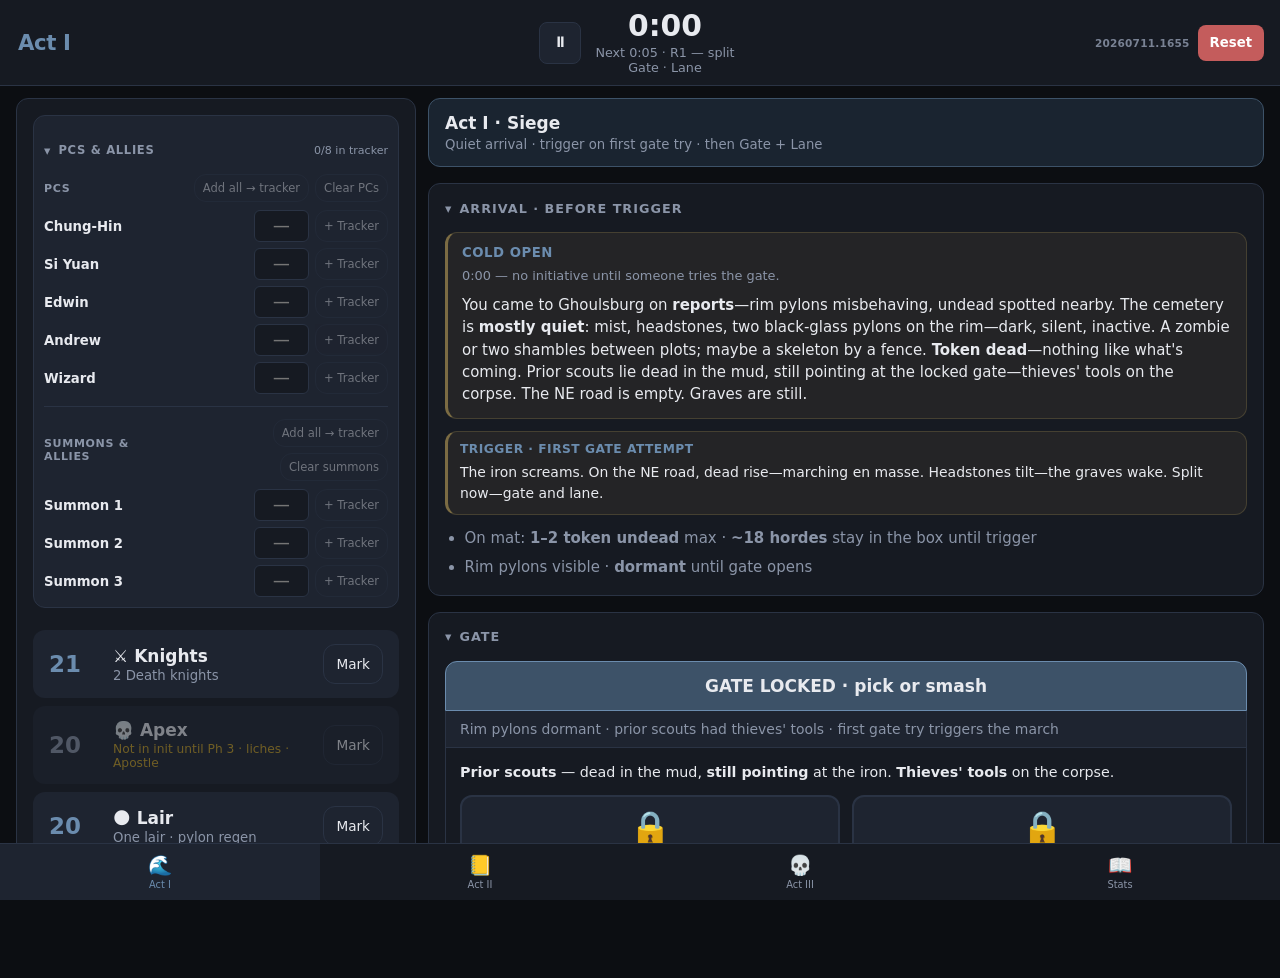
<file: index.html>
<!DOCTYPE html>
<html lang="en">
  <head>
    <meta charset="UTF-8" />
    <meta
      name="viewport"
      content="width=device-width, initial-scale=1, maximum-scale=1, user-scalable=no, viewport-fit=cover"
    />
    <meta http-equiv="Cache-Control" content="no-cache, no-store, must-revalidate" />
    <meta http-equiv="Pragma" content="no-cache" />
    <meta http-equiv="Expires" content="0" />
    <meta name="ghoulsburg-build" content="20260711.1655" />
    <meta name="apple-mobile-web-app-capable" content="yes" />
    <meta name="apple-mobile-web-app-status-bar-style" content="black-translucent" />
    <meta name="theme-color" content="#0c0e12" />
    <title>Ghoulsburg Cemetery</title>
    <script>
      window.__GHOULSBURG_BUILD__ = "20260711.1655";
      window.PaleTideApp = {
        _q: [],
        tap: function (el, ev) {
          if (window.PaleTideApp._go) {
            window.PaleTideApp._go(el, ev || window.event);
          } else {
            window.PaleTideApp._q.push([el, ev || window.event]);
          }
        },
      };
      window.addEventListener('load', function () {
        setTimeout(function () {
          if (!document.documentElement.getAttribute('data-app')) {
            var w = document.getElementById('boot-warn');
            if (w) w.style.display = 'block';
          }
        }, 2000);
      });
    </script>
    <style>
/* iPad 7th gen · 10.2" · touch-first · Safari */
:root {
  --bg: #0c0e12;
  --surface: #161a22;
  --surface2: #1e2430;
  --border: #2a3344;
  --text: #e8eaef;
  --muted: #8b95a8;
  --accent: #6b8cae;
  --accent-dim: #3d5268;
  --danger: #c45c5c;
  --warn: #c9a227;
  --ok: #5a9a6e;
  --ritual: #7b6ba8;
  --breach: #a86b6b;
  --touch: 48px;
  --radius: 12px;
  --safe-top: env(safe-area-inset-top, 0px);
  --safe-bottom: env(safe-area-inset-bottom, 0px);
}

* {
  box-sizing: border-box;
  -webkit-tap-highlight-color: transparent;
}

html {
  font-size: 17px;
  height: 100%;
}

body {
  margin: 0;
  min-height: 100%;
  font-family: -apple-system, BlinkMacSystemFont, 'Segoe UI', system-ui, sans-serif;
  background: var(--bg);
  color: var(--text);
  padding: var(--safe-top) 0 calc(72px + var(--safe-bottom));
  overscroll-behavior: none;
  user-select: none;
}

button {
  font: inherit;
  cursor: pointer;
  -webkit-appearance: none;
  appearance: none;
  border: none;
  background: var(--surface2);
  color: var(--text);
  border-radius: var(--radius);
  min-height: var(--touch);
  padding: 0 16px;
  touch-action: manipulation;
}

button:active {
  opacity: 0.85;
  transform: scale(0.98);
}

button.primary {
  background: var(--accent);
  color: #fff;
  font-weight: 600;
}

button.danger {
  background: var(--danger);
  color: #fff;
}

button.ghost {
  background: transparent;
  border: 1px solid var(--border);
}

button:disabled {
  opacity: 0.4;
  pointer-events: none;
}

input[type='number'] {
  font: inherit;
  width: 4.5rem;
  min-height: var(--touch);
  padding: 0 12px;
  border-radius: var(--radius);
  border: 1px solid var(--border);
  background: var(--bg);
  color: var(--text);
  text-align: center;
  font-variant-numeric: tabular-nums;
}

header.app-header {
  position: sticky;
  top: var(--safe-top);
  z-index: 50;
  background: var(--surface);
  border-bottom: 1px solid var(--border);
  padding: 10px 16px;
}

.header-toolbar {
  display: grid;
  grid-template-columns: 1fr auto 1fr;
  align-items: center;
  gap: 10px;
}

.header-side {
  display: flex;
  align-items: center;
  gap: 8px;
  min-width: 0;
}

.header-side-left {
  justify-self: start;
}

.header-center {
  justify-self: center;
  display: flex;
  flex-direction: column;
  align-items: center;
  min-width: 0;
}

.header-side-right {
  justify-self: end;
}

.build-stamp {
  font-size: 0.62rem;
  font-weight: 600;
  font-variant-numeric: tabular-nums;
  color: var(--muted);
  letter-spacing: 0.02em;
  white-space: nowrap;
  opacity: 0.85;
}

.header-btn {
  min-height: 36px;
  min-width: 36px;
  padding: 0 12px;
  border-radius: 8px;
  font-size: 0.78rem;
  font-weight: 600;
  line-height: 1;
  flex-shrink: 0;
}

.header-reset {
  padding: 0 12px;
}

.header-timer {
  display: flex;
  flex-direction: column;
  align-items: center;
  gap: 6px;
  min-width: 0;
}

.header-phase {
  font-size: 1.25rem;
  font-weight: 800;
  font-variant-numeric: tabular-nums;
  line-height: 1;
  letter-spacing: -0.02em;
  flex-shrink: 0;
  padding: 0 2px;
}

.header-phase.phase-1 {
  color: var(--accent);
}

.header-phase.phase-2 {
  color: var(--warn);
}

.header-phase.phase-3 {
  color: var(--danger);
}

.header-live {
  font-size: 0.72rem;
  font-weight: 700;
  text-transform: lowercase;
  letter-spacing: 0.04em;
  color: var(--ok);
  padding: 4px 8px;
  border: 1px solid var(--ok);
  border-radius: 999px;
  line-height: 1;
  flex-shrink: 0;
}

.header-live[hidden] {
  display: none;
}

.header-clocks {
  padding: 0;
  margin: 0;
  border: none;
  background: transparent;
  flex: 0 1 auto;
  min-width: 0;
}

.header-clocks .clocks-row {
  gap: 12px;
  align-items: center;
}

.header-clocks .clock-group {
  flex: 0 1 auto;
  display: flex;
  flex-direction: row;
  align-items: center;
  gap: 6px;
}

.header-clocks .clock-group .clock-label {
  text-align: left;
  margin: 0;
  font-size: 0.82rem;
  font-weight: 600;
  text-transform: uppercase;
  letter-spacing: 0.04em;
  color: var(--muted);
  white-space: nowrap;
}

.header-clocks .clock-stepper {
  gap: 4px;
}

.header-clocks .clock-step {
  min-width: 32px;
  min-height: 36px;
  font-size: 1rem;
  padding: 0;
}

.header-clocks .clock-value {
  min-width: 2.75rem;
}

.header-clocks .clock-value strong {
  font-size: 1.35rem;
}

.header-clocks .clock-value .max {
  font-size: 0.68rem;
}

.header-clocks .clock-group.breach .breach-pips {
  display: none;
}

.header-clocks.ritual-stopped {
  outline: 1px solid var(--warn);
  outline-offset: 2px;
  border-radius: 6px;
  padding: 2px 4px;
}

.header-clocks.ritual-high .clock-group.ritual .clock-value strong {
  color: var(--warn);
}

.header-clocks.breach-high .clock-group.breach .clock-value strong {
  color: var(--danger);
}

.header-status {
  display: flex;
  flex-wrap: wrap;
  align-items: center;
  gap: 8px;
  margin-top: 8px;
}

.header-status:empty {
  display: none;
  margin-top: 0;
}

.header-clock-note {
  margin: 0;
  font-size: 0.68rem;
  color: var(--muted);
  line-height: 1.2;
}

.header-clock-note.hidden {
  display: none;
}

#ritual-stop.header-clock-note {
  color: var(--warn);
  font-weight: 600;
}

.session-timer {
  display: flex;
  align-items: center;
  justify-content: center;
  gap: 8px;
  flex-shrink: 0;
  text-align: center;
}

.header-center .timer-face {
  align-items: center;
  text-align: center;
}

.header-timer .timer-btn {
  min-width: 42px;
  min-height: 42px;
  font-size: 0.85rem;
}

.header-timer .timer-clock {
  font-size: 1.75rem;
}

.header-timer .timer-segment {
  font-size: 0.75rem;
}

.header-timer .timer-face {
  min-width: 5.25rem;
}

.timer-btn {
  padding: 0;
  background: var(--surface2);
  border: 1px solid var(--border);
  color: var(--text);
  font-size: 0.75rem;
  line-height: 1;
}

.timer-btn.paused {
  border-color: var(--warn);
  color: var(--warn);
}

.timer-face {
  display: flex;
  flex-direction: column;
  align-items: center;
  gap: 2px;
  min-width: 4.5rem;
}

.timer-clock {
  font-size: 1.35rem;
  font-weight: 700;
  font-variant-numeric: tabular-nums;
  line-height: 1.1;
  color: var(--text);
}

.session-timer.at-marker .timer-clock {
  color: var(--warn);
}

.session-timer.overtime .timer-clock {
  color: var(--danger);
}

.timer-segment {
  font-size: 0.68rem;
  color: var(--muted);
  line-height: 1.2;
  max-width: 9rem;
}

.timer-alert {
  display: inline-flex;
  align-items: center;
  justify-content: flex-start;
  gap: 6px;
  padding: 6px 8px;
  border-radius: 8px;
  background: rgba(196, 92, 92, 0.15);
  border: 1px solid var(--danger);
  color: var(--text);
  font-size: 0.72rem;
  line-height: 1.25;
  max-width: min(14rem, 38vw);
  text-align: left;
  flex-shrink: 1;
  animation: timer-pulse 1.2s ease-in-out 3;
}

.header-timer .timer-alert:not(.hidden) {
  order: -1;
  text-align: center;
  max-width: min(100vw - 32px, 420px);
  justify-content: center;
}

.header-timer #timer-alert-text {
  align-items: center;
}

.timer-alert.hidden {
  display: none;
}

#timer-alert-text {
  display: flex;
  flex-direction: column;
  align-items: flex-start;
  gap: 1px;
  min-width: 0;
}

.timer-alert strong {
  color: var(--warn);
  font-size: 0.72rem;
}

.timer-alert-hint {
  color: var(--muted);
  font-size: 0.65rem;
}

.timer-alert-dismiss {
  min-width: 22px;
  min-height: 22px;
  padding: 0;
  border: none;
  background: transparent;
  color: var(--muted);
  font-size: 0.85rem;
  line-height: 1;
  flex-shrink: 0;
}

@keyframes timer-pulse {
  0%,
  100% {
    border-color: var(--danger);
  }
  50% {
    border-color: var(--warn);
    box-shadow: 0 0 0 2px rgba(196, 92, 92, 0.2);
  }
}

html[data-app='pale-tide-app-ok-v3'] .chip-live {
  color: var(--ok);
  border: 1px solid var(--ok);
}

header .meta {
  display: flex;
  flex-wrap: wrap;
  gap: 8px;
  margin: 0;
  font-size: 0.78rem;
  color: var(--muted);
}

.chip {
  display: inline-flex;
  align-items: center;
  gap: 4px;
  padding: 4px 10px;
  border-radius: 999px;
  background: var(--surface2);
  font-variant-numeric: tabular-nums;
}

.chip.phase-3 {
  border: 1px solid var(--danger);
  color: var(--danger);
}

.chip.pulse-on {
  border: 1px solid var(--warn);
  color: var(--warn);
}

main {
  padding: 12px 16px;
  max-width: none;
  margin: 0;
}

.combat-layout {
  display: flex;
  flex-direction: row;
  gap: 12px;
  align-items: flex-start;
  --combat-rail-height: calc(
    100vh - var(--safe-top) - var(--safe-bottom) - 80px - 24px
  );
}

.combat-layout.hidden,
#combat-layout.hidden {
  display: none !important;
}

.init-rail-column {
  position: sticky;
  top: 8px;
  flex: 0 0 40%;
  width: 40%;
  min-width: 280px;
  max-width: 400px;
  align-self: flex-start;
  height: var(--combat-rail-height);
  max-height: var(--combat-rail-height);
}

.init-rail {
  display: flex;
  flex-direction: column;
  width: 100%;
  min-width: 0;
  max-width: none;
  height: 100%;
  max-height: 100%;
  overflow: hidden;
  margin-bottom: 0;
  padding: 12px;
}

.init-rail-tracker {
  flex: 0 0 auto;
  flex-shrink: 0;
}

.init-rail > .pc-init-panel {
  flex-shrink: 0;
  margin-top: 0;
}

.init-rail-scroll {
  flex: 1 1 auto;
  min-height: 0;
  margin-top: 10px;
  overflow-y: auto;
  -webkit-overflow-scrolling: touch;
}

.phase-rail {
  flex: 1;
  min-width: 0;
  position: sticky;
  top: 8px;
  align-self: flex-start;
  height: var(--combat-rail-height);
  max-height: var(--combat-rail-height);
  overflow-y: auto;
  -webkit-overflow-scrolling: touch;
}

.phase-rail > .reminder-popup:not(.hidden) {
  margin-bottom: 0;
}

.phase-rail .tab-panel {
  margin-bottom: 0;
}

.phase-rail .tab-panel .panel:last-child {
  margin-bottom: 0;
}

.init-rail .btn-row.init-actions {
  margin-top: 10px;
}

.init-rail .btn-row.init-actions button {
  font-size: 0.78rem;
  padding: 0 10px;
  min-height: 42px;
}

.init-rail .init-ref-strip {
  margin-bottom: 8px;
}

.reminder-popup {
  width: min(360px, 43.2vw);
  z-index: 30;
  background: var(--surface2);
  border: 1px solid var(--accent);
  border-radius: var(--radius);
  padding: 14px;
  box-shadow: 0 8px 28px rgba(0, 0, 0, 0.45);
  max-height: calc(100vh - var(--safe-top) - 100px - var(--safe-bottom));
  overflow-y: auto;
  -webkit-overflow-scrolling: touch;
  font-size: 0.82rem;
}

.reminder-popup.anchored {
  position: fixed;
}

.reminder-popup.hidden {
  display: none;
}

@media (max-width: 700px) {
  .combat-layout {
    flex-direction: column;
  }

  .init-rail-column {
    width: 100%;
    max-width: none;
    position: relative;
    top: auto;
    height: auto;
    max-height: none;
  }

  .init-rail {
    height: auto;
    max-height: none;
    overflow: visible;
  }

  .init-rail-scroll {
    overflow: visible;
    margin-top: 10px;
  }

  .phase-rail {
    position: relative;
    top: auto;
    height: auto;
    max-height: none;
    overflow: visible;
  }

  .reminder-popup {
    width: 100%;
    margin-top: 8px;
    box-shadow: none;
    max-height: none;
  }

  .reminder-popup.anchored {
    position: static;
    left: auto !important;
    top: auto !important;
  }
}

.panel {
  background: var(--surface);
  border: 1px solid var(--border);
  border-radius: var(--radius);
  padding: 16px;
  margin-bottom: 16px;
}

.panel h2 {
  margin: 0 0 12px;
  font-size: 0.75rem;
  text-transform: uppercase;
  letter-spacing: 0.08em;
  color: var(--muted);
  font-weight: 600;
}

.sanctum-path-intro {
  margin: 0 0 14px;
  font-size: 0.84rem;
  color: var(--muted);
  line-height: 1.4;
}

.sanctum-beat {
  padding: 12px;
  margin-bottom: 12px;
  border-radius: var(--radius);
  background: var(--surface2);
  border: 1px solid var(--border);
}

.sanctum-beat:last-child {
  margin-bottom: 0;
}

.sanctum-beat-title {
  margin: 0 0 6px;
  font-size: 0.82rem;
  font-weight: 700;
  color: var(--text);
  text-transform: none;
  letter-spacing: 0;
}

.sanctum-beat-hint {
  margin: 0 0 10px;
  font-size: 0.78rem;
  color: var(--muted);
  line-height: 1.4;
}

.sanctum-beat-note {
  margin: 10px 0 0;
  font-size: 0.76rem;
  line-height: 1.4;
  color: var(--text);
}

.sanctum-beat-note.success {
  color: var(--ok);
  font-weight: 600;
}

.sanctum-beat-note.hidden {
  display: none;
}

.read-aloud-block {
  padding: 12px 14px;
  margin-bottom: 12px;
  border-radius: var(--radius);
  background: rgba(196, 168, 92, 0.08);
  border: 1px solid rgba(196, 168, 92, 0.22);
  border-left: 3px solid rgba(196, 168, 92, 0.55);
}

.read-aloud-block:last-child {
  margin-bottom: 0;
}

.read-aloud-block h4 {
  margin: 0 0 6px;
  font-size: 0.78rem;
  font-weight: 700;
  color: var(--accent, #c4a85c);
  text-transform: uppercase;
  letter-spacing: 0.04em;
}

.read-aloud-block p {
  margin: 0;
  font-size: 0.88rem;
  line-height: 1.5;
  color: var(--text);
}

.read-aloud-when {
  font-size: 0.76rem !important;
  color: var(--muted) !important;
  margin-bottom: 8px !important;
}

.read-aloud-compact {
  padding: 10px 12px;
}

.read-aloud-compact h4 {
  font-size: 0.72rem;
}

.read-aloud-compact p {
  font-size: 0.82rem;
}

.disposition-row {
  display: flex;
  flex-wrap: wrap;
  gap: 6px;
}

.disp-btn {
  flex: 1 1 calc(33.333% - 6px);
  min-width: 4.5rem;
  min-height: 36px;
  padding: 6px 8px;
  font-size: 0.72rem;
  font-weight: 600;
  border-radius: 8px;
  background: var(--surface);
  border: 2px solid var(--border);
  color: var(--muted);
}

.disp-btn.active {
  border-color: var(--accent);
  color: var(--accent);
  background: rgba(107, 140, 174, 0.12);
}

.disp-btn.friendly.active {
  border-color: var(--ok);
  color: var(--ok);
  background: rgba(74, 124, 89, 0.15);
}

.disp-btn.hostile.active {
  border-color: var(--danger);
  color: var(--danger);
  background: rgba(196, 92, 92, 0.15);
}

.children-tracker {
  display: flex;
  flex-direction: column;
  gap: 8px;
}

.children-removed-label {
  font-size: 0.82rem;
  color: var(--muted);
}

.children-tracker-actions {
  margin-top: 0;
}

.children-tracker-actions button {
  flex: 1 1 calc(50% - 4px);
  font-size: 0.76rem;
}

.clock-row {
  display: grid;
  grid-template-columns: 1fr 1fr;
  gap: 12px;
}

.clock {
  padding: 16px;
  border-radius: var(--radius);
  background: var(--surface2);
  text-align: center;
}

.clock .label {
  font-size: 0.72rem;
  text-transform: uppercase;
  letter-spacing: 0.06em;
  color: var(--muted);
  margin-bottom: 4px;
}

.clock .value {
  font-size: 2.5rem;
  font-weight: 700;
  font-variant-numeric: tabular-nums;
  line-height: 1.1;
}

.clock.ritual .value {
  color: var(--ritual);
}

.clock.breach .value {
  color: var(--breach);
}

.clock .max {
  font-size: 1rem;
  color: var(--muted);
  font-weight: 400;
}

.breach-pips {
  display: flex;
  justify-content: center;
  gap: 6px;
  margin-top: 10px;
}

.breach-pip {
  width: 14px;
  height: 14px;
  border-radius: 50%;
  border: 2px solid var(--breach);
  background: transparent;
}

.breach-pip.filled {
  background: var(--breach);
}

.btn-row {
  display: flex;
  flex-wrap: wrap;
  gap: 8px;
  margin-top: 12px;
}

.btn-row button {
  flex: 1;
  min-width: calc(50% - 4px);
  font-size: 0.88rem;
}

.init-list {
  display: flex;
  flex-direction: column;
  gap: 8px;
}

.init-row {
  display: grid;
  grid-template-columns: 52px 1fr auto;
  align-items: center;
  gap: 12px;
  padding: 12px 14px;
  border-radius: var(--radius);
  background: var(--surface2);
  border: 2px solid transparent;
}

.init-row.active {
  border-color: var(--accent);
  background: var(--accent-dim);
}

.init-row.inactive {
  opacity: 0.5;
}

.init-row.inactive .init-count {
  color: var(--muted);
}

.init-row.inactive .units {
  color: var(--warn);
  font-size: 0.72rem;
}

.init-row.lair {
  border-style: dashed;
}

.init-count {
  font-size: 1.35rem;
  font-weight: 700;
  font-variant-numeric: tabular-nums;
  color: var(--accent);
}

.init-info .name {
  font-weight: 600;
  font-size: 1rem;
}

.init-info .units {
  font-size: 0.78rem;
  color: var(--muted);
  margin-top: 2px;
}

.pc-init-panel {
  margin-top: 12px;
  margin-bottom: 12px;
  padding: 10px;
  background: var(--surface2);
  border-radius: var(--radius);
  border: 1px solid var(--border);
}

.pc-init-header {
  display: flex;
  align-items: center;
  gap: 8px;
  width: 100%;
  margin: 0;
  padding: 0;
  border: none;
  background: none;
  color: inherit;
  font: inherit;
  text-align: left;
  cursor: pointer;
  -webkit-tap-highlight-color: transparent;
}

.pc-init-header:active {
  opacity: 0.85;
}

.pc-init-chevron {
  flex-shrink: 0;
  font-size: 0.75rem;
  color: var(--muted);
  transition: transform 0.15s ease;
}

.pc-init-panel.collapsed .pc-init-chevron {
  transform: rotate(-90deg);
}

.pc-init-panel.collapsed .pc-init-body {
  display: none;
}

.allies-init-section + .allies-init-section {
  margin-top: 12px;
  padding-top: 12px;
  border-top: 1px solid var(--border);
}

.allies-init-section-head {
  display: flex;
  align-items: center;
  justify-content: space-between;
  gap: 8px;
  margin-bottom: 8px;
}

.allies-init-section-label {
  font-size: 0.65rem;
  font-weight: 600;
  text-transform: uppercase;
  letter-spacing: 0.06em;
  color: var(--muted);
}

.allies-init-section-actions {
  display: flex;
  flex-wrap: wrap;
  gap: 6px;
  justify-content: flex-end;
}

.pc-init-title {
  font-size: 0.68rem;
  font-weight: 600;
  text-transform: uppercase;
  letter-spacing: 0.06em;
  color: var(--muted);
}

.pc-init-summary {
  margin-left: auto;
  font-size: 0.65rem;
  font-weight: 500;
  color: var(--muted);
  font-variant-numeric: tabular-nums;
}

.pc-init-toolbar {
  display: flex;
  justify-content: flex-end;
  margin-bottom: 8px;
}

.pc-init-action {
  min-height: 28px;
  padding: 0 8px;
  font-size: 0.68rem;
}

.pc-init-list {
  display: flex;
  flex-direction: column;
  gap: 6px;
}

.pc-init-row {
  display: grid;
  grid-template-columns: 1fr 3.25rem auto;
  gap: 6px;
  align-items: center;
}

.pc-init-row.in-tracker .pc-init-name {
  color: var(--ok);
}

.pc-init-name {
  font-size: 0.78rem;
  font-weight: 600;
  min-width: 0;
  overflow: hidden;
  text-overflow: ellipsis;
  white-space: nowrap;
}

.pc-init-input {
  width: 100%;
  min-height: 32px;
  padding: 4px 6px;
  border-radius: 6px;
  border: 1px solid var(--border);
  background: var(--surface);
  color: var(--text);
  font-size: 0.9rem;
  font-weight: 700;
  font-variant-numeric: tabular-nums;
  text-align: center;
  appearance: textfield;
  -moz-appearance: textfield;
}

.pc-init-input::-webkit-outer-spin-button,
.pc-init-input::-webkit-inner-spin-button {
  -webkit-appearance: none;
  margin: 0;
}

.pc-init-toggle {
  min-height: 32px;
  padding: 0 8px;
  font-size: 0.68rem;
  white-space: nowrap;
}

.pc-init-toggle.active {
  border-color: var(--ok);
  color: var(--ok);
}

.pc-init-clear {
  width: 100%;
  margin-top: 8px;
  min-height: 28px;
  font-size: 0.68rem;
}

.init-row.pc {
  border-color: rgba(107, 140, 174, 0.45);
  background: rgba(107, 140, 174, 0.08);
}

.init-row.pc.active {
  border-color: var(--accent);
  background: rgba(107, 140, 174, 0.18);
}

.init-row.summon {
  border-color: rgba(140, 174, 107, 0.45);
  background: rgba(140, 174, 107, 0.08);
}

.init-row.summon.active {
  border-color: var(--ok);
  background: rgba(140, 174, 107, 0.18);
}

.pylon-panel {
  margin-top: 12px;
}

.pylon-panel .phase-section-toggle h2 {
  margin-top: 0;
}

.gate-section {
  margin-top: 12px;
}

.gate-section .gate-tracker {
  margin-bottom: 0;
}

.gate-section .phase-section-body {
  padding-top: 0;
}

.gate-section .gate-tracker .gate-banner {
  margin-top: 0;
}

.phase-section {
  padding: 0;
}

.phase-section-toggle {
  display: flex;
  align-items: center;
  gap: 8px;
  width: 100%;
  margin: 0;
  padding: 16px;
  border: none;
  background: none;
  color: inherit;
  font: inherit;
  text-align: left;
  cursor: pointer;
  -webkit-tap-highlight-color: transparent;
}

.phase-section-toggle:active {
  opacity: 0.85;
}

.phase-section-toggle h2 {
  margin: 0;
  flex: 1;
}

.phase-section-chevron {
  flex-shrink: 0;
  font-size: 0.75rem;
  color: var(--muted);
  transition: transform 0.15s ease;
}

.phase-section.collapsed .phase-section-chevron {
  transform: rotate(-90deg);
}

.phase-section-body {
  padding: 0 16px 16px;
}

.phase-section.collapsed .phase-section-body {
  display: none;
}

.pylon-grid {
  display: grid;
  grid-template-columns: 1fr 1fr;
  gap: 12px;
}

.pylon-card {
  padding: 14px;
  background: var(--surface2);
  border-radius: var(--radius);
}

.pylon-card.destroyed {
  opacity: 0.5;
}

.pylon-card h3 {
  margin: 0 0 10px;
  font-size: 0.95rem;
}

.inner-track-intro {
  font-size: 0.85rem;
  color: var(--muted);
  margin: 0 0 10px;
  line-height: 1.4;
}

.inner-track-wins {
  margin: 0 0 12px;
  font-size: 0.82rem;
}

.inner-track-wins li {
  margin-bottom: 4px;
}

.inner-bust-panel {
  margin: 0 0 12px;
  padding: 12px;
  border-radius: var(--radius);
  background: rgba(196, 92, 92, 0.12);
  border: 1px solid var(--danger);
  font-size: 0.82rem;
  line-height: 1.4;
}

.inner-bust-panel.hidden {
  display: none;
}

.inner-bust-panel strong {
  color: var(--danger);
}

.inner-bust-panel p {
  margin: 6px 0 0;
  color: var(--muted);
}

.inner-bust-banish {
  margin: 6px 0 0;
  color: var(--muted);
  font-size: 0.82rem;
  line-height: 1.4;
}

.inner-bust-prompt {
  margin: 10px 0 0;
  font-size: 0.78rem;
  font-weight: 600;
  text-transform: uppercase;
  letter-spacing: 0.05em;
  color: var(--warn);
}

.inner-bust-prompt.hidden {
  display: none;
}

.inner-bust-options {
  display: flex;
  flex-direction: column;
  gap: 8px;
  margin-top: 8px;
}

.inner-bust-option {
  display: block;
  width: 100%;
  margin: 0;
  padding: 10px 12px;
  border-radius: var(--radius);
  border: 1px solid var(--border);
  background: var(--surface);
  color: var(--text);
  text-align: left;
  cursor: pointer;
  -webkit-tap-highlight-color: transparent;
}

.inner-bust-option:active {
  opacity: 0.9;
}

.inner-bust-option.active {
  border-color: var(--accent);
  background: var(--accent-dim);
}

.inner-bust-option-title {
  display: block;
  font-size: 0.82rem;
  font-weight: 600;
  color: var(--text);
  margin-bottom: 4px;
}

.inner-bust-option-effect {
  display: block;
  font-size: 0.75rem;
  color: var(--muted);
  line-height: 1.35;
}

.chip.inner-bust {
  color: var(--warn);
  border-color: var(--warn);
}

.grave-churn-total {
  text-align: center;
  font-size: 2rem;
  font-weight: 700;
  font-variant-numeric: tabular-nums;
  margin-bottom: 12px;
  color: var(--text);
}

.grave-churn-form {
  margin-bottom: 12px;
}

.grave-churn-label {
  display: block;
  font-size: 0.72rem;
  font-weight: 600;
  text-transform: uppercase;
  letter-spacing: 0.06em;
  color: var(--muted);
  margin-bottom: 6px;
}

.grave-churn-row {
  display: flex;
  align-items: center;
  gap: 8px;
}

.grave-churn-row .primary,
.grave-churn-row #grave-reset {
  flex-shrink: 0;
  min-height: 42px;
  white-space: nowrap;
}

.grave-churn-row #grave-reset {
  font-size: 0.78rem;
  padding: 0 10px;
}

.grave-roll-input {
  flex: 1;
  width: auto;
  min-width: 0;
  min-height: 42px;
  text-align: left;
  padding: 0 12px;
}

.skull-pits-panel {
  margin-top: 12px;
  padding-top: 12px;
  border-top: 1px solid var(--border);
}

.skull-pits-intro {
  font-size: 0.82rem;
  color: var(--muted);
  line-height: 1.45;
  margin: 0 0 10px;
}

.skull-pile-toolbar {
  display: flex;
  flex-wrap: wrap;
  align-items: center;
  gap: 8px;
  margin-bottom: 10px;
}

.skull-ancestor-summary {
  font-size: 0.82rem;
  font-weight: 600;
  color: var(--accent);
  margin-right: auto;
}

.skull-pile-action {
  min-height: 36px;
  padding: 0 10px;
  font-size: 0.75rem;
}

.skull-pile-action.active {
  border-color: var(--warn);
  color: var(--warn);
}

.skull-targets-hint {
  font-size: 0.78rem;
  color: var(--warn);
  margin: 0 0 10px;
  line-height: 1.4;
}

.skull-pile-grid {
  display: grid;
  grid-template-columns: repeat(5, 1fr);
  gap: 8px;
  margin-bottom: 12px;
}

.skull-pile {
  display: flex;
  flex-direction: column;
  align-items: center;
  justify-content: center;
  gap: 2px;
  min-height: 52px;
  padding: 6px;
  border-radius: var(--radius);
  border: 1px solid var(--border);
  background: var(--surface2);
  font-weight: 700;
}

.skull-pile-num {
  font-size: 1.1rem;
  font-variant-numeric: tabular-nums;
  line-height: 1;
}

.skull-pile-mark {
  font-size: 0.72rem;
  line-height: 1;
  color: var(--muted);
}

.skull-pile.searched {
  opacity: 0.55;
  border-style: dashed;
}

.skull-pile.found {
  border-color: var(--warn);
  background: rgba(201, 162, 39, 0.12);
}

.skull-pile.found .skull-pile-mark {
  color: var(--warn);
  font-size: 0.65rem;
  letter-spacing: -0.02em;
}

.skull-pile.consecrated {
  border-color: var(--ok);
  background: rgba(90, 154, 110, 0.15);
}

.skull-pile.consecrated .skull-pile-mark {
  color: var(--ok);
}

.skull-pile.target {
  box-shadow: 0 0 0 2px rgba(201, 162, 39, 0.35);
}

.consecration-sites-title {
  margin: 14px 0 4px;
  font-size: 0.88rem;
  color: var(--text);
}

.consecration-sites-note {
  margin: 0 0 10px;
  font-size: 0.78rem;
  color: var(--muted);
}

.apostle-scale-note {
  margin: 6px 0 10px;
  font-size: 0.78rem;
  color: var(--muted);
}

.consecration-sites {
  display: flex;
  flex-direction: column;
  gap: 10px;
}

.consecration-site {
  padding: 10px 12px;
  border-radius: var(--radius);
  border: 1px solid var(--border);
  background: var(--bg);
}

.consecration-site.directed {
  border-color: var(--accent-dim);
}

.consecration-site.consecrated {
  border-color: var(--ok);
  background: rgba(90, 154, 110, 0.08);
}

.consecration-site-head {
  display: flex;
  align-items: baseline;
  justify-content: space-between;
  gap: 8px;
  margin-bottom: 6px;
}

.consecration-site-head strong {
  font-size: 0.85rem;
}

.consecration-directed {
  font-size: 0.72rem;
  color: var(--muted);
  text-align: right;
}

.consecration-directed.active {
  color: var(--warn);
  font-weight: 600;
}

.bar-track {
  height: 8px;
  background: var(--bg);
  border-radius: 4px;
  overflow: hidden;
  margin: 6px 0;
}

.bar-fill {
  height: 100%;
  background: var(--accent);
  transition: width 0.2s;
}

.bar-fill.stone {
  background: var(--warn);
}

.stepper {
  display: flex;
  align-items: center;
  gap: 8px;
}

.stepper button {
  width: var(--touch);
  min-width: var(--touch);
  padding: 0;
  font-size: 1.25rem;
  font-weight: 600;
}

.pylon-card .stepper button.danger {
  width: auto;
  min-width: 0;
  flex: 1;
  padding: 0 6px;
  font-size: 0.68rem;
  font-weight: 600;
  letter-spacing: -0.01em;
}

.tabs {
  position: fixed;
  bottom: 0;
  left: 0;
  right: 0;
  z-index: 100;
  display: grid;
  grid-template-columns: repeat(4, 1fr);
  background: var(--surface);
  border-top: 1px solid var(--border);
  padding-bottom: var(--safe-bottom);
}

.tab-btn {
  display: flex;
  flex-direction: column;
  align-items: center;
  justify-content: center;
  gap: 2px;
  min-height: 56px;
  padding: 8px 4px;
  background: transparent;
  border-radius: 0;
  font-size: 0.65rem;
  color: var(--muted);
  border: none;
}

.tab-btn .icon {
  font-size: 1.35rem;
}

.tab-btn.active {
  color: var(--accent);
  background: var(--surface2);
}

.hidden {
  display: none !important;
}

.check-grid {
  display: grid;
  gap: 8px;
}

.check-item {
  display: flex;
  align-items: center;
  gap: 12px;
  padding: 12px;
  background: var(--surface2);
  border-radius: var(--radius);
  min-height: var(--touch);
}

.check-item input {
  width: 22px;
  height: 22px;
  accent-color: var(--accent);
}

.track-dots {
  display: flex;
  gap: 8px;
  justify-content: center;
  margin: 12px 0;
}

.dot {
  width: 28px;
  height: 28px;
  border-radius: 50%;
  border: 2px solid var(--border);
  display: flex;
  align-items: center;
  justify-content: center;
  font-size: 0.7rem;
  font-weight: 600;
}

.dot.win {
  background: var(--ok);
  border-color: var(--ok);
  color: #fff;
}

.dot.fail {
  background: var(--danger);
  border-color: var(--danger);
  color: #fff;
}

.gate-banner {
  padding: 14px;
  border-radius: var(--radius);
  text-align: center;
  font-weight: 600;
  margin-bottom: 12px;
}

.gate-banner.locked {
  background: var(--accent-dim);
  border: 1px solid var(--accent);
}

.gate-banner.open {
  background: #1a2e1a;
  border: 1px solid var(--ok);
  color: var(--ok);
}

.gate-tracker {
  margin-bottom: 12px;
}

.gate-tracker .gate-banner {
  margin-bottom: 0;
  border-radius: var(--radius) var(--radius) 0 0;
}

.gate-info {
  margin: 0;
  padding: 10px 14px;
  font-size: 0.82rem;
  color: var(--muted);
  background: var(--surface2);
  border: 1px solid var(--border);
  border-top: none;
}

.gate-locks-panel {
  padding: 14px;
  background: var(--surface);
  border: 1px solid var(--border);
  border-top: none;
  border-radius: 0 0 var(--radius) var(--radius);
}

.gate-brussel-note,
.gate-scout-note {
  margin: 0 0 12px;
  font-size: 0.84rem;
  line-height: 1.45;
  color: var(--text);
}

.gate-locks {
  display: flex;
  gap: 12px;
  margin-bottom: 12px;
}

.gate-lock {
  flex: 1;
  display: flex;
  flex-direction: column;
  align-items: center;
  gap: 6px;
  padding: 14px 10px;
  border-radius: var(--radius);
  background: var(--surface2);
  border: 2px solid var(--border);
  transition: border-color 0.2s ease, background 0.2s ease;
}

.gate-lock.cleared {
  border-color: var(--ok);
  background: rgba(74, 124, 89, 0.12);
}

.gate-lock-icon {
  font-size: 2rem;
  line-height: 1;
}

.gate-lock-label {
  font-size: 0.78rem;
  font-weight: 600;
  text-transform: uppercase;
  letter-spacing: 0.06em;
  color: var(--muted);
}

.gate-lock.cleared .gate-lock-label {
  color: var(--ok);
}

.gate-lock.unpickable {
  border-color: var(--warn);
  background: rgba(180, 120, 40, 0.12);
}

.gate-lock.unpickable .gate-lock-label {
  color: var(--warn);
}

.gate-tools-broken {
  margin: 0 0 10px;
  padding: 8px 10px;
  border-radius: 8px;
  font-size: 0.82rem;
  font-weight: 600;
  color: var(--warn);
  background: rgba(180, 120, 40, 0.15);
  border: 1px solid rgba(180, 120, 40, 0.35);
}

.gate-smash-track {
  margin-bottom: 10px;
  padding: 14px;
  border-radius: var(--radius);
  background: var(--surface2);
  border: 1px solid var(--border);
}

.gate-smash-track.hidden {
  display: none;
}

.gate-smash-label {
  margin: 0 0 12px;
  font-size: 0.78rem;
  font-weight: 600;
  text-transform: uppercase;
  letter-spacing: 0.06em;
  color: var(--muted);
  line-height: 1.4;
}

.gate-smash-successes {
  display: flex;
  gap: 10px;
  margin-bottom: 12px;
}

.gate-smash-slot {
  flex: 1;
  display: flex;
  flex-direction: column;
  align-items: center;
  gap: 6px;
  padding: 12px 8px;
  border-radius: var(--radius);
  background: var(--surface);
  border: 2px solid var(--border);
  transition: border-color 0.2s ease, background 0.2s ease;
}

.gate-smash-slot.filled {
  border-color: var(--accent);
  background: rgba(107, 140, 174, 0.15);
}

.gate-smash-slot-icon {
  font-size: 1.75rem;
  line-height: 1;
  font-weight: 700;
  color: var(--muted);
}

.gate-smash-slot.filled .gate-smash-slot-icon {
  color: var(--accent);
}

.gate-smash-slot-label {
  font-size: 0.72rem;
  font-weight: 600;
  text-transform: uppercase;
  letter-spacing: 0.05em;
  color: var(--muted);
}

.gate-smash-slot.filled .gate-smash-slot-label {
  color: var(--accent);
}

.gate-smash-actions {
  margin-top: 0;
}

.gate-smash-actions button {
  width: 100%;
  font-size: 0.9rem;
  font-weight: 700;
}

.gate-lock-actions {
  margin-bottom: 10px;
}

.gate-lock-actions button {
  min-width: calc(50% - 6px);
  font-size: 0.78rem;
}

.gate-lock-hint {
  margin: 0 0 12px;
  font-size: 0.78rem;
  color: var(--muted);
  line-height: 1.4;
}

.gate-open-btn:disabled {
  opacity: 0.45;
}

.gate-tracker.gate-open .gate-locks-panel {
  display: none;
}

.gate-smashed-note {
  margin: 0 0 12px;
  padding: 10px 12px;
  border-radius: 8px;
  font-size: 0.84rem;
  line-height: 1.4;
  color: var(--warn);
  background: rgba(196, 160, 92, 0.12);
  border: 1px solid var(--warn);
}

.gate-smashed-note.hidden {
  display: none;
}

.gate-hold-panel {
  margin: 0 0 12px;
  padding: 12px;
  border-radius: 8px;
  background: rgba(74, 124, 89, 0.1);
  border: 1px solid var(--ok);
}

.gate-hold-panel.hidden {
  display: none;
}

.gate-hold-note {
  margin: 0 0 10px;
  font-size: 0.84rem;
  line-height: 1.45;
  color: var(--text);
}

.gate-hold-panel button {
  width: 100%;
}

.gate-held-note {
  margin: 0 0 12px;
  padding: 10px 12px;
  border-radius: 8px;
  font-size: 0.84rem;
  line-height: 1.4;
  color: var(--ok);
  background: rgba(74, 124, 89, 0.12);
  border: 1px solid var(--ok);
}

.gate-held-note.hidden {
  display: none;
}

.clocks-panel {
  margin-bottom: 12px;
  padding: 14px 16px;
}

.clocks-row {
  display: flex;
  gap: 16px;
  align-items: flex-start;
}

.clock-group {
  flex: 1;
  min-width: 0;
}

.clock-group .clock-label {
  display: block;
  font-size: 0.68rem;
  font-weight: 600;
  text-transform: uppercase;
  letter-spacing: 0.06em;
  color: var(--muted);
  margin-bottom: 6px;
}

.clock-stepper {
  display: flex;
  align-items: center;
  gap: 6px;
}

.clock-step {
  min-width: 40px;
  min-height: 40px;
  padding: 0;
  border-radius: 8px;
  font-size: 1.35rem;
  line-height: 1;
  font-weight: 600;
  background: var(--surface2);
  border: 1px solid var(--border);
  color: var(--text);
  flex-shrink: 0;
}

.clock-step:active {
  background: var(--border);
}

.clock-value {
  flex: 1;
  text-align: center;
  font-variant-numeric: tabular-nums;
  min-width: 4.5rem;
  line-height: 1;
}

.clock-value strong {
  display: inline-block;
  font-size: 2.5rem;
  font-weight: 800;
  letter-spacing: -0.02em;
}

.clock-value .max {
  font-size: 1.1rem;
  font-weight: 500;
  color: var(--muted);
  margin-left: 1px;
}

.clock-group.ritual .clock-value strong {
  color: var(--ritual);
}

.clock-group.breach .clock-value strong {
  color: var(--danger);
}

.clock-group.breach .breach-pips {
  margin-top: 8px;
  justify-content: center;
}

.clock-note {
  font-size: 0.78rem;
  color: var(--muted);
  margin: 10px 0 0;
  line-height: 1.35;
}

#ritual-stop.clock-note {
  color: var(--warn);
}

.clocks-bar.ritual-stopped {
  border-color: var(--warn);
}

.clocks-bar.ritual-high .clock-group.ritual .clock-value strong {
  color: var(--warn);
}

.clocks-bar.breach-high {
  border-color: var(--danger);
}

.wheel-order {
  display: flex;
  flex-wrap: wrap;
  gap: 8px;
  margin-bottom: 12px;
  font-size: 0.82rem;
  color: var(--muted);
}

.wheel-slot {
  display: inline-flex;
  align-items: center;
  gap: 6px;
  padding: 6px 10px;
  border-radius: 999px;
  background: var(--surface2);
  border: 1px solid var(--border);
}

.wheel-slot strong {
  color: var(--accent);
  font-size: 0.72rem;
  text-transform: uppercase;
}

.wheel-checklist {
  display: grid;
  grid-template-columns: 1fr 1fr;
  gap: 8px;
}

.wheel-checklist .check-item {
  margin: 0;
}

.modal-overlay {
  position: fixed;
  inset: 0;
  background: rgba(0, 0, 0, 0.7);
  z-index: 200;
  display: flex;
  align-items: flex-end;
  justify-content: center;
  padding: 16px;
  padding-bottom: calc(16px + var(--safe-bottom));
}

.modal {
  background: var(--surface);
  border: 1px solid var(--border);
  border-radius: var(--radius);
  padding: 20px;
  width: 100%;
  max-width: 420px;
  max-height: 80vh;
  overflow-y: auto;
}

.modal h3 {
  margin: 0 0 12px;
}

.modal .btn-row button {
  min-width: 100%;
}

@media (min-width: 768px) {
  .clock-row {
    grid-template-columns: repeat(4, 1fr);
  }

  .btn-row button {
    min-width: calc(33% - 6px);
  }
}

@media (orientation: landscape) and (max-height: 500px) {
  header.app-header {
    position: relative;
  }

  body {
    padding-bottom: calc(56px + var(--safe-bottom));
  }
}

/* Initiative reminders */
.init-ref-strip {
  display: flex;
  flex-wrap: wrap;
  gap: 6px;
  margin-bottom: 12px;
}

.init-ref-chip {
  font-size: 0.75rem;
  padding: 6px 10px;
  border-radius: 8px;
  background: var(--surface2);
  font-variant-numeric: tabular-nums;
}

.init-ref-chip strong {
  color: var(--accent);
}

.reminder-popup h3,
.reminder-panel h3 {
  margin: 0 0 8px;
  font-size: 1rem;
  color: var(--accent);
}

.reminder-combat {
  display: flex;
  flex-direction: column;
  gap: 10px;
  margin-bottom: 10px;
  padding-bottom: 10px;
  border-bottom: 1px solid var(--border);
}

.reminder-unit-name {
  font-size: 0.82rem;
  font-weight: 700;
  color: var(--text);
  margin-bottom: 2px;
}

.reminder-vitals {
  font-size: 0.75rem;
  color: var(--muted);
  margin-bottom: 4px;
  line-height: 1.35;
}

.reminder-attacks {
  margin: 0;
  padding-left: 0;
  list-style: none;
  font-size: 0.82rem;
  line-height: 1.45;
}

.reminder-attacks li {
  margin-bottom: 4px;
}

.reminder-attacks li strong {
  color: var(--warn);
  font-weight: 600;
}

.reminder-tactics {
  margin: 0;
  padding-left: 1.1rem;
  font-size: 0.82rem;
  line-height: 1.5;
  color: var(--muted);
}

.reminder-popup ul,
.reminder-panel ul {
  margin: 0;
  padding-left: 1.1rem;
  font-size: 0.88rem;
  line-height: 1.55;
}

.reminder-popup .la-block,
.reminder-panel .la-block {
  margin-top: 12px;
  padding-top: 12px;
  border-top: 1px solid var(--border);
}

.reminder-popup .la-block h4,
.reminder-panel .la-block h4 {
  margin: 0 0 6px;
  font-size: 0.78rem;
  text-transform: uppercase;
  letter-spacing: 0.06em;
  color: var(--warn);
}

.reminder-popup .la-note,
.reminder-panel .la-note {
  font-size: 0.8rem;
  color: var(--muted);
  margin: 0 0 8px;
}

.lair-grid {
  display: grid;
  gap: 8px;
  margin-top: 10px;
}

.lair-card {
  padding: 12px;
  background: var(--bg);
  border-radius: var(--radius);
  border: 1px solid var(--border);
  text-align: left;
  min-height: auto;
  width: 100%;
}

.lair-card.selected {
  border-color: var(--accent);
  background: var(--accent-dim);
}

.lair-card .lair-name {
  font-weight: 600;
  font-size: 0.92rem;
  margin-bottom: 4px;
  color: var(--text);
}

.lair-card .lair-detail {
  font-size: 0.78rem;
  color: var(--muted);
  line-height: 1.4;
}

.la-counter {
  display: flex;
  align-items: center;
  gap: 8px;
  margin-top: 10px;
  font-size: 0.85rem;
  flex-wrap: wrap;
}

.la-counter button {
  min-height: 36px;
  min-width: 36px;
  padding: 0;
}

/* Bestiary */
.monster-filters {
  display: flex;
  flex-wrap: wrap;
  gap: 6px;
  margin-bottom: 12px;
}

.filter-chip {
  font-size: 0.78rem;
  padding: 8px 12px;
  border-radius: 999px;
  background: var(--surface2);
  border: 1px solid var(--border);
  min-height: 36px;
}

.filter-chip.active {
  background: var(--accent);
  border-color: var(--accent);
  color: #fff;
}

.monster-list {
  display: flex;
  flex-direction: column;
  gap: 8px;
}

.monster-card {
  background: var(--surface2);
  border: 1px solid var(--border);
  border-radius: var(--radius);
  overflow: hidden;
}

.monster-card.open {
  border-color: var(--accent);
}

.monster-head {
  display: grid;
  grid-template-columns: 1fr auto;
  gap: 8px;
  align-items: start;
  padding: 14px;
  width: 100%;
  text-align: left;
  background: transparent;
  border: none;
  color: var(--text);
  min-height: auto;
}

.monster-head:active {
  background: var(--bg);
}

.monster-head .title {
  font-weight: 600;
  font-size: 1rem;
}

.monster-head .sub {
  font-size: 0.78rem;
  color: var(--muted);
  margin-top: 2px;
}

.monster-head .meta-row {
  font-size: 0.72rem;
  color: var(--accent);
  margin-top: 6px;
}

.monster-head .chevron {
  font-size: 1.2rem;
  color: var(--muted);
  padding-top: 2px;
}

.monster-body {
  display: none;
  padding: 0 14px 14px;
  border-top: 1px solid var(--border);
}

.monster-card.open .monster-body {
  display: block;
}

.stat-grid {
  display: grid;
  gap: 4px;
  margin: 12px 0;
  font-size: 0.85rem;
}

.stat-row {
  display: grid;
  grid-template-columns: 5.5rem 1fr;
  gap: 8px;
}

.stat-row dt {
  color: var(--muted);
  font-weight: 500;
}

.stat-row dd {
  margin: 0;
}

.monster-section {
  margin-top: 12px;
}

.monster-section h4 {
  margin: 0 0 6px;
  font-size: 0.72rem;
  text-transform: uppercase;
  letter-spacing: 0.06em;
  color: var(--warn);
}

.monster-section ul {
  margin: 0;
  padding-left: 1.1rem;
  font-size: 0.85rem;
  line-height: 1.5;
}

.action-item {
  margin-bottom: 8px;
  font-size: 0.85rem;
  line-height: 1.45;
}

.action-item strong {
  color: var(--text);
  display: block;
  margin-bottom: 2px;
}

.tabs {
  grid-template-columns: repeat(4, 1fr);
}

.phase-banner {
  display: flex;
  flex-direction: column;
  gap: 4px;
  padding: 14px 16px;
  border-radius: var(--radius);
  margin-bottom: 16px;
  border: 1px solid var(--border);
}

.phase-banner strong {
  font-size: 1rem;
}

.phase-banner span {
  font-size: 0.78rem;
  color: var(--muted);
}

.phase-banner.phase-1 {
  background: #1a2430;
  border-color: var(--accent-dim);
}

.phase-banner.phase-2 {
  background: #1f1a28;
  border-color: var(--ritual);
}

.phase-banner.phase-3 {
  background: #2a1a1a;
  border-color: var(--danger);
}

.phase-list {
  margin: 0;
  padding-left: 1.15rem;
  font-size: 0.88rem;
  line-height: 1.55;
}

.phase-list.muted {
  color: var(--muted);
}

.phase-list li {
  margin-bottom: 6px;
}

.phase-list li:last-child {
  margin-bottom: 0;
}

.tab-btn .icon {
  font-size: 1.15rem;
}

.tab-btn {
  font-size: 0.58rem;
}
    </style>
  </head>
  <body>
    <noscript>
      <div style="background:#c45c5c;color:#fff;padding:16px;text-align:center;font-size:1.1rem">
        JavaScript is required. Use GitHub Pages (see DEPLOY.md) — not Files preview.
      </div>
    </noscript>
    <div id="boot-warn" style="display:none;position:fixed;top:0;left:0;right:0;z-index:10000;background:#c45c5c;color:#fff;padding:14px 16px;font-size:0.95rem;line-height:1.45">
      <strong>App did not start.</strong> Local Files often blocks JS on iPad.
      Use <strong>GitHub Pages</strong> (HTTPS) — see DEPLOY.md in this folder. Open in <strong>Safari</strong>, not Files preview.
    </div>
    <header class="app-header">
      <div class="header-toolbar">
        <div class="header-side header-side-left">
          <div class="header-phase phase-1" id="header-phase" aria-label="Phase">Act I</div>
          <span id="header-live" class="header-live" hidden>live</span>
        </div>
        <div class="header-center">
          <div class="header-timer">
            <div class="timer-alert hidden" id="timer-alert">
              <span id="timer-alert-text"></span>
              <button type="button" class="timer-alert-dismiss" id="btn-timer-dismiss" onclick="PaleTideApp.tap(this,event)" title="Dismiss">✕</button>
            </div>
            <div class="session-timer" id="session-timer">
              <button type="button" class="timer-btn header-btn" id="btn-timer-toggle" onclick="PaleTideApp.tap(this,event)" title="Pause / resume">▶</button>
              <div class="timer-face">
                <span class="timer-clock" id="timer-clock">0:00</span>
                <span class="timer-segment" id="timer-segment">Teleport</span>
              </div>
            </div>
          </div>
        </div>
        <div class="header-side header-side-right">
          <span id="build-stamp" class="build-stamp" title="App build — bump after deploy"></span>
          <button type="button" class="header-btn header-reset danger" id="btn-reset" onclick="PaleTideApp.tap(this,event)" title="Reset all encounter state">Reset</button>
        </div>
      </div>
    </header>

    <main>
      <div id="combat-layout" class="combat-layout">
        <div id="init-rail-column" class="init-rail-column">
          <aside id="init-rail" class="init-rail panel">
          <div class="pc-init-panel" id="allies-init-panel">
            <button type="button" class="pc-init-header" id="btn-allies-init-toggle" onclick="PaleTideApp.tap(this,event)">
              <span class="pc-init-chevron" id="allies-init-chevron" aria-hidden="true">▾</span>
              <span class="pc-init-title">PCs &amp; allies</span>
              <span id="allies-init-summary" class="pc-init-summary"></span>
            </button>
            <div id="allies-init-body" class="pc-init-body">
              <div class="allies-init-section">
                <div class="allies-init-section-head">
                  <span class="allies-init-section-label">PCs</span>
                  <div class="allies-init-section-actions">
                    <button type="button" class="ghost pc-init-action" id="btn-pc-add-all" onclick="PaleTideApp.tap(this,event)">Add all → tracker</button>
                    <button type="button" class="ghost pc-init-action" id="btn-pc-clear-tracker" onclick="PaleTideApp.tap(this,event)">Clear PCs</button>
                  </div>
                </div>
                <div id="pc-init-list" class="pc-init-list"></div>
              </div>
              <div class="allies-init-section">
                <div class="allies-init-section-head">
                  <span class="allies-init-section-label">Summons &amp; allies</span>
                  <div class="allies-init-section-actions">
                    <button type="button" class="ghost pc-init-action" id="btn-summon-add-all" onclick="PaleTideApp.tap(this,event)">Add all → tracker</button>
                    <button type="button" class="ghost pc-init-action" id="btn-summon-clear-tracker" onclick="PaleTideApp.tap(this,event)">Clear summons</button>
                  </div>
                </div>
                <div id="summon-init-list" class="pc-init-list"></div>
              </div>
            </div>
          </div>
          <div class="init-rail-scroll">
          <div class="init-rail-tracker">
            <div class="init-list" id="init-list"></div>
          </div>
          <div class="btn-row init-actions">
            <p class="init-fixed-order" style="font-size:0.8rem;color:var(--muted);margin:0">Fixed order: Knights 21 → Apex 20 → Hunters 15 → Ghosts 10 → Hordes 5 · Lair 20</p>
          </div>
          </div>
        </aside>
        </div>

        <div id="phase-rail" class="phase-rail">
        <div id="reminder-panel" class="reminder-popup hidden" aria-live="polite"></div>

      <!-- ACT I — Siege (~0:05–0:50) -->
      <section class="tab-panel" data-tab="phase1">
        <div class="phase-banner phase-1">
          <strong>Act I · Siege</strong>
          <span>Quiet arrival · trigger on first gate try · then Gate + Lane</span>
        </div>

        <div class="panel phase-section" data-phase1-section="arrival">
          <button type="button" class="phase-section-toggle" data-phase1-section="arrival" onclick="PaleTideApp.tap(this,event)">
            <span class="phase-section-chevron" aria-hidden="true">▾</span>
            <h2>Arrival · before trigger</h2>
          </button>
          <div class="phase-section-body">
          <div class="read-aloud-block">
            <h4>Cold open</h4>
            <p class="read-aloud-when">0:00 — no initiative until someone tries the gate.</p>
            <p>You came to Ghoulsburg on <strong>reports</strong>—rim pylons misbehaving, undead spotted nearby. The cemetery is <strong>mostly quiet</strong>: mist, headstones, two black-glass pylons on the rim—dark, silent, inactive. A zombie or two shambles between plots; maybe a skeleton by a fence. <strong>Token dead</strong>—nothing like what's coming. Prior scouts lie dead in the mud, still pointing at the locked gate—thieves' tools on the corpse. The NE road is empty. Graves are still.</p>
          </div>
          <div class="read-aloud-block read-aloud-compact">
            <h4>Trigger · first gate attempt</h4>
            <p>The iron screams. On the NE road, dead rise—marching en masse. Headstones tilt—the graves wake. Split now—gate and lane.</p>
          </div>
          <ul class="phase-list muted">
            <li>On mat: <strong>1–2 token undead</strong> max · <strong>~18 hordes</strong> stay in the box until trigger</li>
            <li>Rim pylons visible · <strong>dormant</strong> until gate opens</li>
          </ul>
          </div>
        </div>

        <div class="panel phase-section gate-section" data-phase1-section="gate">
          <button type="button" class="phase-section-toggle" data-phase1-section="gate" onclick="PaleTideApp.tap(this,event)">
            <span class="phase-section-chevron" aria-hidden="true">▾</span>
            <h2>Gate</h2>
          </button>
          <div class="phase-section-body">
        <div class="gate-tracker">
          <div id="gate-banner" class="gate-banner locked">GATE LOCKED</div>
          <p id="gate-info" class="gate-info">Reports: pylons + undead · token shamblers only until first gate try</p>
          <div id="gate-locks-panel" class="gate-locks-panel">
            <p class="gate-scout-note">
              <strong>Prior scouts</strong> — dead in the mud, <strong>still pointing</strong> at the iron.
              <strong>Thieves' tools</strong> on the corpse.
            </p>
            <div class="gate-locks">
              <div class="gate-lock" id="gate-lock-1">
                <span class="gate-lock-icon" aria-hidden="true">🔒</span>
                <span class="gate-lock-label">Lock 1</span>
              </div>
              <div class="gate-lock" id="gate-lock-2">
                <span class="gate-lock-icon" aria-hidden="true">🔒</span>
                <span class="gate-lock-label">Lock 2</span>
              </div>
            </div>
            <p id="gate-tools-broken" class="gate-tools-broken hidden">Tools broken — that lock is unpickable</p>
            <div class="btn-row gate-lock-actions">
              <button type="button" onclick="PaleTideApp.tap(this,event)" id="btn-gate-pick">Pick success · DC 15</button>
              <button type="button" onclick="PaleTideApp.tap(this,event)" class="danger" id="btn-gate-pick-fail">Pick failed · miss by 5+</button>
            </div>
            <div id="gate-smash-track" class="gate-smash-track">
              <p class="gate-smash-label">Smash track · Ath DC 16 · failures don't cost progress</p>
              <div id="gate-smash-successes" class="gate-smash-successes" aria-label="Smash successes"></div>
              <div class="btn-row gate-smash-actions">
                <button type="button" onclick="PaleTideApp.tap(this,event)" class="primary" id="btn-gate-smash">+1 Smash success</button>
              </div>
            </div>
            <p class="gate-lock-hint"><strong>Pick</strong> DC 15 · <strong>Force</strong> DC 16 (Breach +1) · or use lock buttons above</p>
          </div>
        </div>
          </div>
        </div>

        <div class="panel phase-section" data-phase1-section="fronts">
          <button type="button" class="phase-section-toggle" data-phase1-section="fronts" onclick="PaleTideApp.tap(this,event)">
            <span class="phase-section-chevron" aria-hidden="true">▾</span>
            <h2>Fronts · R1</h2>
          </button>
          <div class="phase-section-body">
          <ul class="phase-list">
            <li><strong>Gate</strong> — open the iron</li>
            <li><strong>Lane</strong> — NE column · after trigger only</li>
            <li>~18 hordes in box until trigger · then recycle on mat</li>
            <li><strong>Rim pylons</strong> on site · dormant until gate opens</li>
            <li>Lane empty EOR → Breach +1 · all 5 on Gate → Breach +2</li>
          </ul>
          </div>
        </div>

        <div class="panel phase-section" data-phase1-section="afterOpen">
          <button type="button" class="phase-section-toggle" data-phase1-section="afterOpen" onclick="PaleTideApp.tap(this,event)">
            <span class="phase-section-chevron" aria-hidden="true">▾</span>
            <h2>After gate opens</h2>
          </button>
          <div class="phase-section-body">
          <div class="read-aloud-block">
            <h4>When the gate opens</h4>
            <p class="read-aloud-when">Same round — pylons kindle · re-split <strong>Outer</strong> / <strong>Inner</strong>.</p>
            <p>The iron gives. On the rim, the pylons <strong>kindle</strong>—dark glass <strong>lights up</strong>, <strong>glows</strong>, the ward screams. Headstones tilt—the graves join the war. Daylight through the gate—the past. Two jobs now: Outer holds the line and breaks the glass · Inner stops the count.</p>
          </div>
          <ul class="phase-list muted">
            <li>Pylons <strong>activate</strong> — glow · ward live · pulses begin</li>
            <li><strong>R+2</strong> wail · <strong>R+4</strong> &amp; <strong>R+7</strong> cones (if pylons stand)</li>
            <li>Ritual +1 starts next EOR · graves join the war</li>
          </ul>
          </div>
        </div>

        <div class="panel phase-section" data-phase1-section="eor">
          <button type="button" class="phase-section-toggle" data-phase1-section="eor" onclick="PaleTideApp.tap(this,event)">
            <span class="phase-section-chevron" aria-hidden="true">▾</span>
            <h2>EOR · Phase 1</h2>
          </button>
          <div class="phase-section-body">
          <ul class="phase-list muted">
            <li><strong>Breach</strong> ticks · <strong>Ritual frozen</strong> until gate opens</li>
            <li>Marshal R2 · hound R2 · Knights in fixed init</li>
            <li>Buy-down: knight kill −1 Ritual (optional)</li>
          </ul>
          </div>
        </div>
      </section>

      <!-- ACT II — Count (~0:50–2:00) -->
      <section class="tab-panel hidden" data-tab="phase2">
        <div class="phase-banner phase-2">
          <strong>Act II · Count</strong>
          <span>0:50–2:00 · Gate OPEN · Outer + Inner · Ritual ticking</span>
        </div>

        <div class="panel phase-section" data-phase2-section="readAloud">
          <button type="button" class="phase-section-toggle" data-phase2-section="readAloud" onclick="PaleTideApp.tap(this,event)">
            <span class="phase-section-chevron" aria-hidden="true">▾</span>
            <h2>Read aloud · Inner</h2>
          </button>
          <div class="phase-section-body">
          <div class="read-aloud-block">
            <h4>Crossing Inside</h4>
            <p class="read-aloud-when">First PC through the open gate — open three scenes.</p>
            <p>Through the open iron: <strong>daylight</strong>—the <strong>past</strong>. The path runs <strong>woman → children → stairs → Counting House</strong>. Three scenes · one roll each · stop the count.</p>
          </div>
          <div class="read-aloud-block read-aloud-compact">
            <h4>Ledger's curse</h4>
            <p>Violence Inside draws the ledger's price—<strong>psychic pain equal to your damage roll</strong>.</p>
          </div>
          </div>
        </div>

        <div class="panel phase-section pylon-panel" data-phase2-section="pylons">
          <button type="button" class="phase-section-toggle" data-phase2-section="pylons" onclick="PaleTideApp.tap(this,event)">
            <span class="phase-section-chevron" aria-hidden="true">▾</span>
            <h2>Rim pylons</h2>
          </button>
          <div class="phase-section-body">
          <p id="pylon-beat-note" style="font-size:0.85rem;color:var(--muted);margin:0 0 12px">On rim at arrival · dormant until gate opens · then R+2 wail · R+4 &amp; R+7 cone</p>
          <p id="pylon-status-note" style="font-size:0.85rem;color:var(--muted);margin:0 0 12px">Dark glass on the rim · <strong>inactive</strong> until gate opens — then glow, ward, and pulses</p>
          <p style="font-size:0.85rem;color:var(--muted);margin:0 0 12px">Stone only · AC 17 · 35 HP · destroyed → Ritual −2 · ward +2/+1 on Outer undead while active</p>
          <div class="pylon-grid">
            <div class="pylon-card" id="pylon-a">
              <h3>Pylon A</h3>
              <div style="font-size:0.78rem;color:var(--muted);margin-top:10px">Stone <span id="pylon-a-stone-val">35</span></div>
              <div class="bar-track"><div class="bar-fill stone" id="pylon-a-stone" style="width:100%"></div></div>
              <div class="stepper">
                <button type="button" onclick="PaleTideApp.tap(this,event)" id="a-stone-minus">−5</button>
                <button type="button" onclick="PaleTideApp.tap(this,event)" class="danger" id="a-destroy">Destroyed</button>
              </div>
            </div>
            <div class="pylon-card" id="pylon-b">
              <h3>Pylon B</h3>
              <div style="font-size:0.78rem;color:var(--muted);margin-top:10px">Stone <span id="pylon-b-stone-val">35</span></div>
              <div class="bar-track"><div class="bar-fill stone" id="pylon-b-stone" style="width:100%"></div></div>
              <div class="stepper">
                <button type="button" onclick="PaleTideApp.tap(this,event)" id="b-stone-minus">−5</button>
                <button type="button" onclick="PaleTideApp.tap(this,event)" class="danger" id="b-destroy">Destroyed</button>
              </div>
            </div>
          </div>
          </div>
        </div>

        <div class="panel phase-section" data-phase2-section="sanctum">
          <button type="button" class="phase-section-toggle" data-phase2-section="sanctum" onclick="PaleTideApp.tap(this,event)">
            <span class="phase-section-chevron" aria-hidden="true">▾</span>
            <h2>Inner · three scenes</h2>
          </button>
          <div class="phase-section-body">
          <p class="sanctum-path-intro">One roll each · in order · fail = Ritual +1</p>

          <div class="sanctum-beat">
            <h3 class="sanctum-beat-title">1 · Weeping woman</h3>
            <div class="read-aloud-block read-aloud-compact">
              <h4>On pass</h4>
              <p>She marks you <strong>friendly</strong>—advantage on scene 2 · won't fight in Act III.</p>
            </div>
            <p id="scene-woman-note" class="sanctum-beat-hint">Insight or Persuasion DC 16</p>
            <div class="btn-row">
              <button type="button" onclick="PaleTideApp.tap(this,event)" class="primary disp-btn" id="btn-scene-woman-pass">Pass · friendly</button>
              <button type="button" onclick="PaleTideApp.tap(this,event)" class="danger" id="btn-scene-woman-fail">Fail · Ritual +1</button>
            </div>
            <p id="scene-woman-pass" class="sanctum-beat-note success hidden">Friendly</p>
          </div>

          <div class="sanctum-beat">
            <h3 class="sanctum-beat-title">2 · Echo children</h3>
            <div class="read-aloud-block read-aloud-compact">
              <h4>On pass</h4>
              <p>One child walks up the stairs.</p>
            </div>
            <p id="scene-children-note" class="sanctum-beat-hint">Perception or Arcana DC 16 · or say <strong>Norm</strong></p>
            <div class="btn-row">
              <button type="button" onclick="PaleTideApp.tap(this,event)" class="primary disp-btn" id="btn-scene-children-pass">Pass</button>
              <button type="button" onclick="PaleTideApp.tap(this,event)" class="danger" id="btn-scene-children-fail">Fail · Ritual +1</button>
            </div>
            <p id="scene-children-pass" class="sanctum-beat-note success hidden">Passed</p>
          </div>

          <div class="sanctum-beat">
            <h3 class="sanctum-beat-title">3 · Counting House</h3>
            <div class="read-aloud-block">
              <h4>Scene</h4>
              <p>Scrolls and tomes—names underlined in the margins. A figure bent over a desk ledger never looks up. On the balcony, a lord in mourning: <em>"The count is not complete."</em> Someone has been at this for centuries.</p>
            </div>
            <div class="read-aloud-block read-aloud-compact">
              <h4>On pass</h4>
              <p>The count stutters. You see it—the <strong>rim glass</strong> is what <strong>feeds</strong> the ritual. <strong>Break the pylons.</strong></p>
            </div>
            <p id="scene-house-note" class="sanctum-beat-hint">Insight or Persuasion DC 18</p>
            <div class="btn-row">
              <button type="button" onclick="PaleTideApp.tap(this,event)" class="primary disp-btn" id="btn-scene-house-pass">Pass · Ritual −3 · break pylons</button>
              <button type="button" onclick="PaleTideApp.tap(this,event)" class="danger" id="btn-scene-house-fail">Fail · Ritual +1</button>
            </div>
            <p id="scene-house-pass" class="sanctum-beat-note success hidden">Passed</p>
          </div>
          </div>
        </div>

        <div class="panel phase-section" data-phase2-section="sanctumTable">
          <button type="button" class="phase-section-toggle" data-phase2-section="sanctumTable" onclick="PaleTideApp.tap(this,event)">
            <span class="phase-section-chevron" aria-hidden="true">▾</span>
            <h2>Inner rules</h2>
          </button>
          <div class="phase-section-body">
          <ul class="phase-list muted">
            <li>Violence Inside → Ledger's curse · Ritual +1</li>
            <li>Attack Leader/Keeper → no damage · backlash · Ritual +1</li>
            <li>Outer &lt; 2 PCs EOR → Breach +1 · Inner empty → Ritual +1</li>
            <li>Path: woman → children → Counting House → crypt → vortex</li>
          </ul>
          </div>
        </div>

        <div class="panel phase-section" data-phase2-section="phase3">
          <button type="button" class="phase-section-toggle" data-phase2-section="phase3" onclick="PaleTideApp.tap(this,event)">
            <span class="phase-section-chevron" aria-hidden="true">▾</span>
            <h2>→ Act III (~2:15)</h2>
          </button>
          <div class="phase-section-body">
          <p style="font-size:0.85rem;color:var(--muted);margin:0 0 12px">Break 2:00–2:15 · then Time Collapse</p>
          <div class="btn-row">
            <button type="button" onclick="PaleTideApp.tap(this,event)" id="btn-break">Mark break @ 2:00</button>
            <button type="button" onclick="PaleTideApp.tap(this,event)" class="primary" id="btn-phase-3">Time Collapse → Act III</button>
          </div>
          </div>
        </div>

        <div class="panel phase-section" data-phase2-section="fronts">
          <button type="button" class="phase-section-toggle" data-phase2-section="fronts" onclick="PaleTideApp.tap(this,event)">
            <span class="phase-section-chevron" aria-hidden="true">▾</span>
            <h2>Fronts · Outer / Inner</h2>
          </button>
          <div class="phase-section-body">
          <ul class="phase-list">
            <li><strong>Outer</strong> — gate mouth · road · both pylons</li>
            <li><strong>Inner</strong> — three scenes · stop the count</li>
            <li>Sweet spot: 2 Outer · 2–3 Inner</li>
            <li>EOR: Ritual +1 · Outer &lt; 2? Breach +1 · Inner empty? Ritual +1</li>
          </ul>
          </div>
        </div>
      </section>

      <!-- ACT III — Apostle (~2:15–3:45) -->
      <section class="tab-panel hidden" data-tab="phase3">
        <div class="phase-banner phase-3">
          <strong>Act III · Apostle</strong>
          <span>2:15–3:45 · Dismissal · narrate Time Collapse</span>
        </div>

        <div class="panel phase-section" data-phase3-section="timeCollapse">
          <button type="button" class="phase-section-toggle" data-phase3-section="timeCollapse" onclick="PaleTideApp.tap(this,event)">
            <span class="phase-section-chevron" aria-hidden="true">▾</span>
            <h2>Time Collapse · read aloud</h2>
          </button>
          <div class="phase-section-body">
          <div class="read-aloud-block">
            <h4>Apostle arrives</h4>
            <p class="read-aloud-when">2:15 wall clock · or Ritual 20 — read once</p>
            <p>Time snaps. The fence falls. The vortex screams—something climbs out.</p>
          </div>
          <div class="read-aloud-block read-aloud-compact">
            <h4>Alt read</h4>
            <p>Daylight dies. The vortex screams. Something climbs out.</p>
          </div>
          <ul class="phase-list muted">
            <li>Narrate woman → banshee · liches from Act II — no extra init unless garnish</li>
            <li>Inner fence OFF · Apostle from vortex · Ritual stops on mat</li>
            <li><strong>Ritual 20</strong> → 140 HP · else 110 HP premature</li>
          </ul>
          <div class="btn-row" style="margin-top:12px">
            <button type="button" onclick="PaleTideApp.tap(this,event)" class="primary" id="btn-apostle-arrives">Apostle on mat</button>
          </div>
          </div>
        </div>

        <div class="panel phase-section" data-phase3-section="apostle">
          <button type="button" class="phase-section-toggle" data-phase3-section="apostle" onclick="PaleTideApp.tap(this,event)">
            <span class="phase-section-chevron" aria-hidden="true">▾</span>
            <h2>Apostle of Myrkul</h2>
          </button>
          <div class="phase-section-body">
          <label class="check-item"><input type="checkbox" id="apostle-on" /> On mat · Ritual ticks stop</label>
          <p id="apostle-scale-note" class="apostle-scale-note">Arrives at 2:15 or Ritual 20 · 110 / 140 HP</p>
          <label class="check-item"><input type="checkbox" id="apostle-bloodied" /> Bloodied <span id="apostle-bloodied-at">(≤55)</span></label>
          <div class="stepper" style="margin-top:12px;justify-content:center">
            <span style="color:var(--muted);margin-right:8px">HP</span>
            <input type="number" id="apostle-hp" min="0" max="140" value="110" />
            <span style="color:var(--muted);margin-left:8px">/ <span id="apostle-hp-max">110</span></span>
          </div>
          <div class="btn-row">
            <button type="button" onclick="PaleTideApp.tap(this,event)" id="apostle-lr-use">LR used (<span id="apostle-lr">3</span> left)</button>
          </div>
          <p style="font-size:0.78rem;color:var(--muted);margin:12px 0 6px">Fixed immune: cold · necrotic · poison</p>
          <p style="font-size:0.85rem;color:var(--muted);margin:0 0 8px">Rotating wheel (max 3 · FIFO)</p>
          <div id="wheel-order" class="wheel-order">None filed yet</div>
          <div class="wheel-checklist">
            <label class="check-item"><input type="checkbox" id="wheel-acid" /> Acid</label>
            <label class="check-item"><input type="checkbox" id="wheel-fire" /> Fire</label>
            <label class="check-item"><input type="checkbox" id="wheel-force" /> Force</label>
            <label class="check-item"><input type="checkbox" id="wheel-lightning" /> Lightning</label>
            <label class="check-item"><input type="checkbox" id="wheel-physical" /> Physical (B/P/S)</label>
            <label class="check-item"><input type="checkbox" id="wheel-psychic" /> Psychic</label>
            <label class="check-item"><input type="checkbox" id="wheel-radiant" /> Radiant</label>
            <label class="check-item"><input type="checkbox" id="wheel-thunder" /> Thunder</label>
          </div>
          </div>
        </div>

        <div class="panel phase-section" data-phase3-section="dismissal">
          <button type="button" class="phase-section-toggle" data-phase3-section="dismissal" onclick="PaleTideApp.tap(this,event)">
            <span class="phase-section-chevron" aria-hidden="true">▾</span>
            <h2>Dismissal · ~3:15</h2>
          </button>
          <div class="phase-section-body">
          <div class="read-aloud-block">
            <h4>Dismissal · ~3:15</h4>
            <p class="read-aloud-when">Vortex threshold · Apostle out · bloodied OR both pylons down</p>
            <p><strong>Myrkul</strong> counts. <strong>Lliira</strong> dismisses.</p>
          </div>
          <div class="read-aloud-block read-aloud-compact">
            <h4>Step 1 — Lliira</h4>
            <p>Religion or Arcana DC 14 · threatened · different PC each step.</p>
          </div>
          <div class="read-aloud-block read-aloud-compact">
            <h4>Step 2 — sing / laugh</h4>
            <p>Chung-Hin lead · Religion or Arcana DC 14.</p>
          </div>
          <ul class="phase-list muted">
            <li><strong>Premature</strong> *(rim rite / early stop)* — temporary form · still assails the party</li>
            <li><strong>Permanent</strong> *(ritual 20)* — physical forever unless dismissed or slain</li>
            <li><strong>Win:</strong> Dismissal · 0 HP</li>
            <li><strong>Loss:</strong> 2 PCs dead OR Apostle at 3:45</li>
          </ul>
          </div>
        </div>

        <div class="panel phase-section" data-phase3-section="spawns">
          <button type="button" class="phase-section-toggle" data-phase3-section="spawns" onclick="PaleTideApp.tap(this,event)">
            <span class="phase-section-chevron" aria-hidden="true">▾</span>
            <h2>Phase 3 spawns</h2>
          </button>
          <div class="phase-section-body">
          <ul class="phase-list muted">
            <li><strong>Batch 5</strong> (Apex) in init — liches · Apostle</li>
            <li>Wraiths: ghosts · banshee (friendly only stays neutral)</li>
            <li>Apex: liches · Apostle · LA 3/4 bloodied</li>
            <li>Apostle +30 HP init 20 if any pylon intact</li>
          </ul>
          </div>
        </div>

      </section>

        </div>
      </div>

      <!-- STATS -->
      <section class="tab-panel hidden" data-tab="bestiary">
        <div class="panel" style="padding-bottom:8px">
          <h2>Stat blocks</h2>
          <p style="font-size:0.82rem;color:var(--muted);margin:0 0 12px">Tap a creature for full stats · actions · specials · LA</p>
          <div class="monster-filters" id="monster-filters"></div>
        </div>
        <div class="monster-list" id="monster-list"></div>
      </section>
    </main>

    <nav class="tabs" aria-label="Main">
      <button type="button" onclick="PaleTideApp.tap(this,event)" class="tab-btn active" data-tab="phase1"><span class="icon">🌊</span>Act I</button>
      <button type="button" onclick="PaleTideApp.tap(this,event)" class="tab-btn" data-tab="phase2"><span class="icon">📒</span>Act II</button>
      <button type="button" onclick="PaleTideApp.tap(this,event)" class="tab-btn" data-tab="phase3"><span class="icon">💀</span>Act III</button>
      <button type="button" onclick="PaleTideApp.tap(this,event)" class="tab-btn" data-tab="bestiary"><span class="icon">📖</span>Stats</button>
    </nav>
    <script>
/* Ghoulsburg Cemetery — game state & rules (no build step) */
(function (global) {
  const STORAGE_KEY = 'pale-tide-v1';

  const BATCHES = {
    1: { name: 'Horde', emoji: '🧟', units: 'Hordes · hooded bodies' },
    2: { name: 'Knights', emoji: '⚔️', units: '2 Death knights' },
    3: { name: 'Wraiths', emoji: '👻', units: '5 Ghosts · banshee' },
    4: { name: 'Hunters', emoji: '🐕', units: 'Living hoods · grave hounds' },
    5: { name: 'Apex', emoji: '💀', units: 'Liches · Apostle' },
  };

  /** Slots indexed dead1..dead5; init counts fixed */
  const SLOT_INIT = { dead1: 5, dead2: 21, dead3: 10, dead4: 15, dead5: 20 };
  const SLOT_ORDER = ['dead2', 'dead5', 'dead4', 'dead3', 'dead1']; // high → low
  const LAIR_INIT = 20;

  const DEFAULT_ASSIGNMENT = { dead1: 1, dead2: 2, dead3: 3, dead4: 4, dead5: 5 };

  const SKULL_PILE_COUNT = 10;
  const ANCESTOR_COUNT = 3;
  /** Bloodline gaps on the table — piles 3, 6, 9 (some line the road to the gate) */
  const ANCESTOR_PILE_NUMBERS = [3, 6, 9];
  /** Fixed rim sites — which pile directs where is shuffled each encounter */
  const CONSECRATION_SITES = [
    { id: 'north', label: 'North row', tag: 'N' },
    { id: 'east', label: 'East row', tag: 'E' },
    { id: 'skull', label: 'Skull pits', tag: 'S' },
  ];

  function randomPileSiteMap() {
    const siteIds = CONSECRATION_SITES.map((s) => s.id);
    const shuffled = siteIds.slice();
    for (let i = shuffled.length - 1; i > 0; i--) {
      const j = Math.floor(Math.random() * (i + 1));
      [shuffled[i], shuffled[j]] = [shuffled[j], shuffled[i]];
    }
    const map = {};
    ANCESTOR_PILE_NUMBERS.forEach((pile, i) => {
      map[pile] = shuffled[i];
    });
    return map;
  }

  function normalizePileSiteMap(saved) {
    if (!saved || typeof saved !== 'object') return randomPileSiteMap();
    const siteIds = CONSECRATION_SITES.map((s) => s.id);
    const used = new Set();
    const map = {};
    let ok = true;
    ANCESTOR_PILE_NUMBERS.forEach((pile) => {
      const id = saved[pile] ?? saved[String(pile)];
      if (!siteIds.includes(id) || used.has(id)) {
        ok = false;
        return;
      }
      used.add(id);
      map[pile] = id;
    });
    if (!ok || used.size !== ANCESTOR_COUNT) return randomPileSiteMap();
    return map;
  }

  function defaultSkullPiles() {
    return Array.from({ length: SKULL_PILE_COUNT }, (_, i) => ({
      num: i + 1,
      searched: false,
      found: false,
    }));
  }

  function normalizeSkullPiles(saved) {
    const base = defaultSkullPiles();
    if (!Array.isArray(saved)) return base;
    return base.map((b) => {
      const s = saved.find((x) => x.num === b.num);
      if (!s) return b;
      return {
        ...b,
        searched: !!s.searched,
        found: !!s.found || !!s.consecrated,
      };
    });
  }

  function pileConsecrationSite(pileNum, pileSiteMap) {
    if (!ANCESTOR_PILE_NUMBERS.includes(pileNum)) return null;
    const id = pileSiteMap[pileNum];
    if (!id) return null;
    return CONSECRATION_SITES.find((s) => s.id === id) || null;
  }

  function pileForSite(siteId, pileSiteMap) {
    return ANCESTOR_PILE_NUMBERS.find((p) => pileSiteMap[p] === siteId) ?? null;
  }

  function countAnchorBinds(anchors) {
    return CONSECRATION_SITES.filter((s) => anchors[s.id].bound).length;
  }

  const APOSTLE_HP_BASE = 110;
  const APOSTLE_HP_RITUAL_COMPLETE = 140;
  const PYLON_STONE_MAX = 35;
  const RIM_ALL_SITES_RITUAL_DROP = 5;

  function apostleMaxHp(ritualAtArrival) {
    return ritualAtArrival >= 20 ? APOSTLE_HP_RITUAL_COMPLETE : APOSTLE_HP_BASE;
  }

  function apostleBloodiedThreshold(maxHp) {
    return Math.floor(maxHp / 2);
  }

  function applyAllSitesConsecrationBonus(before, after) {
    const wasComplete = !!before.allSitesConsecrated;
    const nowComplete = countAnchorBinds(after.anchors) === ANCESTOR_COUNT;
    let ritual = after.ritual;
    let allSitesConsecrated = wasComplete;
    let ritualStopped = after.ritualStopped ?? before.ritualStopped;

    if (nowComplete && !wasComplete) {
      ritual = Math.max(0, ritual - RIM_ALL_SITES_RITUAL_DROP);
      allSitesConsecrated = true;
      ritualStopped = true;
    } else if (!nowComplete && wasComplete) {
      ritual = Math.min(20, ritual + RIM_ALL_SITES_RITUAL_DROP);
      allSitesConsecrated = false;
      if (!before.apostleOnMat) {
        ritualStopped = false;
      }
    }

    return { ritual, allSitesConsecrated, ritualStopped };
  }

  function apostleArrivalPatch(next) {
    const ritualAtArrival = next.ritual;
    const permanent = ritualAtArrival >= 20;
    const maxHp = apostleMaxHp(ritualAtArrival);
    return {
      ...next,
      phase: 3,
      apostleOnMat: true,
      ritualStopped: true,
      ritual: permanent ? 20 : next.ritual,
      apostleManifestation: permanent ? 'permanent' : 'premature',
      apostleMaxHp: maxHp,
      apostleHp: maxHp,
      apostleBloodied: false,
      activeTab: 'phase3',
    };
  }

  function skullAncestorsFound(skullPiles) {
    return ANCESTOR_PILE_NUMBERS.filter((n) => {
      const p = skullPiles.find((x) => x.num === n);
      return p && p.found;
    }).length;
  }

  function advanceSkullPile(piles, pileNum, pileSiteMap) {
    const next = piles.map((p) => ({ ...p }));
    const p = next[pileNum - 1];
    if (!p) return { piles: next, newlyFoundSite: null };
    const site = pileConsecrationSite(pileNum, pileSiteMap);
    let newlyFoundSite = null;
    if (site) {
      if (!p.found) {
        p.found = true;
        newlyFoundSite = site;
      }
    } else if (!p.searched) {
      p.searched = true;
    }
    return { piles: next, newlyFoundSite };
  }

  const PC_ROSTER = ['Chung-Hin', 'Si Yuan', 'Edwin', 'Andrew', 'Wizard'];
  const SUMMON_ROSTER = ['Summon 1', 'Summon 2', 'Summon 3'];

  function defaultPcs() {
    return PC_ROSTER.map((name, i) => ({
      id: `pc${i + 1}`,
      name,
      init: null,
      inTracker: false,
    }));
  }

  function defaultSummons() {
    return SUMMON_ROSTER.map((name, i) => ({
      id: `summon${i + 1}`,
      name,
      init: null,
      inTracker: false,
    }));
  }

  function normalizePcs(saved) {
    const base = defaultPcs();
    if (!Array.isArray(saved)) return base;
    return base.map((b) => {
      const s = saved.find((x) => x.id === b.id);
      if (!s) return b;
      const init = s.init != null && s.init !== '' ? Number(s.init) : null;
      return {
        ...b,
        init: Number.isFinite(init) ? init : null,
        inTracker: !!s.inTracker,
      };
    });
  }

  function normalizeSummons(saved) {
    const base = defaultSummons();
    if (!Array.isArray(saved)) return base;
    return base.map((b) => {
      const s = saved.find((x) => x.id === b.id);
      if (!s) return b;
      const init = s.init != null && s.init !== '' ? Number(s.init) : null;
      return {
        ...b,
        init: Number.isFinite(init) ? init : null,
        inTracker: !!s.inTracker,
      };
    });
  }

  /** Wall-clock spine — SESSION_RUNDOWN.md */
  const TIME_MARKERS = [
    { min: 0, label: '0:00', hint: 'Teleport · cold open' },
    { min: 5, label: '0:05', hint: 'R1 — split Gate · Lane' },
    { min: 45, label: '0:45', hint: 'Gate open? · Outer / Inner split' },
    { min: 50, label: '0:50', hint: 'Act II — Count' },
    { min: 90, label: '1:30', hint: 'R+4 cone OR Ritual ~8' },
    { min: 120, label: '2:00', hint: 'Break — 15 min' },
    { min: 135, label: '2:15', hint: 'Act III — Apostle on mat' },
    { min: 195, label: '3:15', hint: 'Dismissal OR Apostle bloodied' },
    { min: 225, label: '3:45', hint: 'Hard stop · wrap' },
  ];

  /** Apostle rotating immunities — ENEMY_STAT_BLOCKS.md */
  const WHEEL_TYPES = [
    { id: 'acid', label: 'Acid' },
    { id: 'fire', label: 'Fire' },
    { id: 'force', label: 'Force' },
    { id: 'lightning', label: 'Lightning' },
    { id: 'physical', label: 'Physical (B/P/S)' },
    { id: 'psychic', label: 'Psychic' },
    { id: 'radiant', label: 'Radiant' },
    { id: 'thunder', label: 'Thunder' },
  ];

  const WHEEL_TYPE_IDS = WHEEL_TYPES.map((t) => t.id);

  function normalizeApostleWheel(wheel) {
    if (!Array.isArray(wheel)) return [];
    const out = [];
    wheel.forEach((entry) => {
      const id = String(entry || '')
        .toLowerCase()
        .trim();
      if (!WHEEL_TYPE_IDS.includes(id) || out.includes(id)) return;
      out.push(id);
    });
    return out.slice(0, 3);
  }

  function wheelLabel(id) {
    const t = WHEEL_TYPES.find((x) => x.id === id);
    return t ? t.label : id;
  }

  function defaultPhase1Collapsed() {
    return {
      arrival: false,
      gate: false,
      fronts: false,
      afterOpen: false,
      eor: false,
    };
  }

  function defaultPhase2Collapsed() {
    return {
      readAloud: false,
      pylons: false,
      sanctum: false,
      inner: false,
      sanctumTable: false,
      grave: false,
      anchors: false,
      phase3: false,
      fronts: false,
    };
  }

  function defaultPhase3Collapsed() {
    return {
      timeCollapse: false,
      apostle: false,
      dismissal: false,
      spawns: false,
    };
  }

  function defaultState() {
    return {
      phase: 1,
      round: 1,
      gateRound: null,
      gateOpen: false,
      gateLock1: false,
      gateLock2: false,
      gateLock1Unpickable: false,
      gateLock2Unpickable: false,
      gateToolsBroken: false,
      gatePickStarted: false,
      gateSmashSuccesses: 0,
      gateSmashed: false,
      gateHeld: false,
      pulseOn: false,
      ritual: 0,
      ritualStopped: false,
      breach: 0,
      fedHordesThisRound: 0,
      assignment: { ...DEFAULT_ASSIGNMENT },
      shuffleRoll: null,
      pylonA: { shield: 0, stone: PYLON_STONE_MAX, destroyed: false },
      pylonB: { shield: 0, stone: PYLON_STONE_MAX, destroyed: false },
      graveChurn: 25,
      graveTiers: { t25: true, t50: false, t75: false, t100: false },
      innerWins: 0,
      innerFails: 0,
      innerBuydowns: 0,
      innerBustPending: false,
      innerBustChoice: null,
      innerOpposedBonus: 0,
      womanDisposition: 'neutral',
      childrenRemoved: 0,
      normanFound: false,
      countingHousePassed: false,
      rimRiteKnown: false,
      pileSiteMap: randomPileSiteMap(),
      skullPiles: defaultSkullPiles(),
      skullTargetsRevealed: false,
      anchors: {
        north: { located: false, bound: false },
        east: { located: false, bound: false },
        skull: { located: false, bound: false },
      },
      allSitesConsecrated: false,
      apostleOnMat: false,
      apostleManifestation: null,
      apostleHp: APOSTLE_HP_BASE,
      apostleMaxHp: APOSTLE_HP_BASE,
      apostleLr: 3,
      apostleBloodied: false,
      apostleWheel: [],
      sessionStart: Date.now(),
      timerPaused: false,
      timerPauseStart: null,
      timerPauseTotal: 0,
      timerFired: [],
      timerAlert: null,
      breakTaken: false,
      activeTab: 'phase1',
      monsterFilter: 'all',
      monsterOpen: null,
      turnHighlight: null,
      lairPick: null,
      laKnightsUsed: 0,
      laApostleUsed: 0,
      pcs: defaultPcs(),
      alliesInitCollapsed: false,
      summons: defaultSummons(),
      phase2Collapsed: defaultPhase2Collapsed(),
      phase1Collapsed: defaultPhase1Collapsed(),
      phase3Collapsed: defaultPhase3Collapsed(),
    };
  }

  /** Horde (batch 1) is fixed at dead1 / init 5; shuffle rotates batches 2–5 only */
  function rotateAssignment(assignment, steps) {
    const keys = ['dead2', 'dead3', 'dead4', 'dead5'];
    const batches = keys.map((k) => assignment[k]);
    const n = batches.length;
    const s = steps % n;
    const rotated = [...batches.slice(n - s), ...batches.slice(0, n - s)];
    const next = { dead1: 1 };
    keys.forEach((k, i) => {
      next[k] = rotated[i];
    });
    return next;
  }

  function shuffle(d5) {
    const steps = d5 === 1 ? 0 : d5 - 1;
    return { assignment: rotateAssignment(DEFAULT_ASSIGNMENT, steps), shuffleRoll: d5 };
  }

  function nextRound(state) {
    return {
      ...state,
      round: state.round + 1,
      fedHordesThisRound: 0,
      assignment: { ...DEFAULT_ASSIGNMENT },
      shuffleRoll: null,
      pulseOn: false,
      turnHighlight: null,
      lairPick: null,
      laKnightsUsed: 0,
      laApostleUsed: 0,
    };
  }

  function gTrack(state) {
    if (!state.gateOpen || state.gateRound == null) return null;
    return state.round - state.gateRound + 1;
  }

  /** R+2 wail · R+4 & R+7 cones (rounds after gate opened) */
  function isWailRound(state) {
    const g = gTrack(state);
    return g === 2;
  }

  function isConeRound(state) {
    const g = gTrack(state);
    return g === 4 || g === 7;
  }

  function nextPylonBeat(state) {
    const g = gTrack(state);
    if (g == null) return null;
    if (g < 2) return { at: 2, kind: 'wail' };
    if (g < 4) return { at: 4, kind: 'cone' };
    if (g < 7) return { at: 7, kind: 'cone' };
    return null;
  }

  function nextConeG(state) {
    const beat = nextPylonBeat(state);
    return beat && beat.kind === 'cone' ? beat.at : null;
  }

  function batchActiveInPhase(batch, phase) {
    if (batch === 3) return phase >= 2;
    if (batch === 5) return phase >= 3;
    return true;
  }

  function batchUnitsLabel(batch, phase) {
    const b = BATCHES[batch];
    if (!b) return '';
    if (!batchActiveInPhase(batch, phase)) {
      if (batch === 3) return 'Not in init until Ph 2 · ghosts · banshee Ph 3';
      if (batch === 5) return 'Not in init until Ph 3 · liches · Apostle';
    }
    return b.units;
  }

  function resolveOrder(state) {
    const phase = state.phase || 1;
    const rows = SLOT_ORDER.map((slot) => ({
      slot,
      init: SLOT_INIT[slot],
      batch: state.assignment[slot],
      ...BATCHES[state.assignment[slot]],
      units: batchUnitsLabel(state.assignment[slot], phase),
      active: batchActiveInPhase(state.assignment[slot], phase),
    }));
    rows.splice(2, 0, {
      slot: 'lair',
      init: LAIR_INIT,
      batch: 0,
      name: 'Lair',
      emoji: '🌑',
      units: 'One lair · pylon regen',
      active: true,
    });
    const pcRows = (state.pcs || [])
      .filter((pc) => pc.inTracker && pc.init != null)
      .map((pc) => ({
        slot: `pc:${pc.id}`,
        init: pc.init,
        batch: null,
        name: pc.name,
        emoji: '🎲',
        units: 'Player',
        isPc: true,
        active: true,
      }));
    const summonRows = (state.summons || [])
      .filter((s) => s.inTracker && s.init != null)
      .map((s) => ({
        slot: `summon:${s.id}`,
        init: s.init,
        batch: null,
        name: s.name,
        emoji: '✨',
        units: 'Summoned',
        isSummon: true,
        active: true,
      }));
    return [...rows, ...pcRows, ...summonRows].sort((a, b) => b.init - a.init);
  }

  function pylonAcBonus(state) {
    if (!state.gateOpen) return 0;
    const a = !state.pylonA.destroyed && state.pylonA.stone > 0;
    const b = !state.pylonB.destroyed && state.pylonB.stone > 0;
    if (a && b) return 2;
    if (a || b) return 1;
    return 0;
  }

  /** Ritual 20 → Apostle on mat */
  function mergeStatePatch(current, patch) {
    let next = { ...current, ...patch };

    if (patch.anchors) {
      const bonus = applyAllSitesConsecrationBonus(current, next);
      next = { ...next, ...bonus };
    }

    const wasOnMat = current.apostleOnMat;
    const autoArrival = !wasOnMat && next.ritual >= 20;
    const manualArrival = !wasOnMat && patch.apostleOnMat;

    if (autoArrival || manualArrival) {
      return apostleArrivalPatch(next);
    }

    return next;
  }

  function load() {
    try {
      const raw = localStorage.getItem(STORAGE_KEY);
      if (!raw) return defaultState();
      const saved = JSON.parse(raw);
      const base = defaultState();
      if (saved.activeTab === 'combat') saved.activeTab = 'phase1';
      if (saved.activeTab === 'pylons' || saved.activeTab === 'sanctum') saved.activeTab = 'phase2';
      if (saved.activeTab === 'apostle') saved.activeTab = 'phase3';
      return {
        ...base,
        ...saved,
        assignment: { ...base.assignment, ...(saved.assignment || {}), dead1: 1 },
        pylonA: { ...base.pylonA, ...(saved.pylonA || {}) },
        pylonB: { ...base.pylonB, ...(saved.pylonB || {}) },
        graveTiers: { ...base.graveTiers, ...(saved.graveTiers || {}) },
        anchors: {
          north: { ...base.anchors.north, ...((saved.anchors && saved.anchors.north) || {}) },
          east: { ...base.anchors.east, ...((saved.anchors && saved.anchors.east) || {}) },
          skull: { ...base.anchors.skull, ...((saved.anchors && saved.anchors.skull) || {}) },
        },
        apostleWheel: normalizeApostleWheel(saved.apostleWheel),
        timerFired: Array.isArray(saved.timerFired) ? saved.timerFired : base.timerFired,
        gatePickStarted:
          saved.gatePickStarted ??
          !!(saved.gateLock1 || saved.gateLock2 || saved.gateMethod === 'pick' || saved.gateToolsBroken),
        gateSmashSuccesses:
          saved.gateSmashSuccesses ?? (saved.gateSmashed ? 3 : 0),
        womanDisposition: (() => {
          const d = saved.womanDisposition;
          if (d === 'friendly' || d === 'neutral' || d === 'hostile') return d;
          if (saved.womanFriendly) return 'friendly';
          return 'neutral';
        })(),
        childrenRemoved: saved.childrenRemoved ?? 0,
        normanFound: saved.normanFound ?? false,
        countingHousePassed: saved.countingHousePassed ?? false,
        pcs: normalizePcs(saved.pcs),
        alliesInitCollapsed:
          saved.alliesInitCollapsed ??
          (saved.pcInitCollapsed && saved.summonInitCollapsed) ??
          saved.pcInitCollapsed ??
          false,
        summons: normalizeSummons(saved.summons),
        phase2Collapsed: {
          ...defaultPhase2Collapsed(),
          ...(saved.phase2Collapsed || {}),
        },
        phase1Collapsed: {
          ...defaultPhase1Collapsed(),
          ...(saved.phase1Collapsed || {}),
        },
        phase3Collapsed: {
          ...defaultPhase3Collapsed(),
          ...(saved.phase3Collapsed || {}),
        },
        innerBustPending: saved.innerBustPending ?? false,
        innerBustChoice: saved.innerBustChoice ?? null,
        innerOpposedBonus: saved.innerOpposedBonus ?? 0,
        pileSiteMap: normalizePileSiteMap(saved.pileSiteMap),
        skullPiles: normalizeSkullPiles(saved.skullPiles),
        skullTargetsRevealed: saved.skullTargetsRevealed ?? false,
        allSitesConsecrated:
          saved.allSitesConsecrated ??
          countAnchorBinds({ ...base.anchors, ...(saved.anchors || {}) }) === ANCESTOR_COUNT,
        apostleMaxHp: saved.apostleMaxHp ?? saved.apostleHp ?? APOSTLE_HP_BASE,
        apostleManifestation:
          saved.apostleManifestation ??
          (saved.apostleOnMat
            ? (saved.apostleMaxHp ?? saved.apostleHp ?? APOSTLE_HP_BASE) >= APOSTLE_HP_RITUAL_COMPLETE
              ? 'permanent'
              : 'premature'
            : null),
      };
    } catch (e) {
      return defaultState();
    }
  }

  function save(state) {
    try {
      localStorage.setItem(STORAGE_KEY, JSON.stringify(state));
    } catch (_) {}
  }

  function reset() {
    localStorage.removeItem(STORAGE_KEY);
    return defaultState();
  }

  function timerElapsedMs(state, now) {
    const t = now == null ? Date.now() : now;
    if (state.timerPaused && state.timerPauseStart) {
      return state.timerPauseStart - state.sessionStart - state.timerPauseTotal;
    }
    return t - state.sessionStart - state.timerPauseTotal;
  }

  function timerSegment(elapsedMin) {
    let seg = TIME_MARKERS[0];
    for (let i = 0; i < TIME_MARKERS.length; i++) {
      if (elapsedMin >= TIME_MARKERS[i].min) seg = TIME_MARKERS[i];
    }
    return seg;
  }

  function timerNextMarker(elapsedMin) {
    return TIME_MARKERS.find((m) => m.min > elapsedMin) || null;
  }

  const INNER_BUST_OPTIONS = [
    {
      id: 'ready',
      title: 'Count finishes early',
      effect: 'Ritual +1 — the mistake pulls the finale forward before the party is ready.',
    },
    {
      id: 'ledger',
      title: 'Ledger locks in',
      effect: 'Ritual +1 · +2 DC on next inner checks — failure filed in the count.',
    },
    {
      id: 'collapse',
      title: 'Time bleeds backward',
      effect: 'Ritual +1 · Phase 3 leaks early (Null Pulse flicker · slot/HP drain Inside).',
    },
    {
      id: 'fuel',
      title: 'Banishment feeds the vortex',
      effect: 'Ritual +1 — the ejection fuels what is coming through the crypt.',
    },
    {
      id: 'inventory',
      title: "Myrkul's inventory",
      effect: 'Breach +1 on the Outer front — track manually on your sheet.',
    },
  ];

  global.PaleTide = {
    BATCHES,
    SLOT_INIT,
    SLOT_ORDER,
    LAIR_INIT,
    DEFAULT_ASSIGNMENT,
    TIME_MARKERS,
    WHEEL_TYPES,
    normalizeApostleWheel,
    wheelLabel,
    timerElapsedMs,
    timerSegment,
    timerNextMarker,
    defaultPcs,
    normalizePcs,
    PC_ROSTER,
    defaultSummons,
    normalizeSummons,
    SUMMON_ROSTER,
    defaultState,
    defaultPhase1Collapsed,
    defaultPhase2Collapsed,
    defaultPhase3Collapsed,
    rotateAssignment,
    shuffle,
    nextRound,
    PYLON_STONE_MAX,
    gTrack,
    isWailRound,
    nextPylonBeat,
    nextConeG,
    isConeRound,
    resolveOrder,
    batchActiveInPhase,
    batchUnitsLabel,
    pylonAcBonus,
    mergeStatePatch,
    SKULL_PILE_COUNT,
    ANCESTOR_COUNT,
    ANCESTOR_PILE_NUMBERS,
    CONSECRATION_SITES,
    randomPileSiteMap,
    defaultSkullPiles,
    pileConsecrationSite,
    pileForSite,
    APOSTLE_HP_BASE,
    APOSTLE_HP_RITUAL_COMPLETE,
    apostleMaxHp,
    apostleBloodiedThreshold,
    applyAllSitesConsecrationBonus,
    apostleArrivalPatch,
    countAnchorBinds,
    skullAncestorsFound,
    advanceSkullPile,
    INNER_BUST_OPTIONS,
    load,
    save,
    reset,
  };
})(window);
/* Initiative · LA · Lair reminders — L5 dial */
(function (global) {
  const BATCH_TURN = {
    1: {
      title: 'Horde',
      lines: [
        'One mob turn per horde · N→S',
        '5 attacks +5 each (+7 if Marshal within 30 ft)',
        'Pin horde: 2 attacks → Str DC 12',
        'Spawns enter at start of Horde slot',
        'Hood reveal at ≤2 bodies · Perception DC 12',
      ],
      la: null,
    },
    2: {
      title: 'Knights',
      lines: [
        '2 knights: Marshal → Heavy',
        'Multiattack: 2× Dread Blade +6',
        'Hellfire Orb Dex DC 13 · Mortuary Stillness Con DC 15',
        'Parry: +3 AC vs one melee hit',
      ],
      la: {
        budget: '1 headline LA/round across both knights',
        note: 'End of a PC turn',
        options: [
          'Move · Strike · Command',
          'Chill Command — Wis DC 13 or Charmed',
          'Mute the Song — Wis DC 13 or disadv next spell (Chung-Hin / Wizard / Andrew)',
          'Ledger’s Pin — Str DC 13 or Restrained',
        ],
      },
    },
    3: {
      title: 'Wraiths',
      lines: [
        '5 ghosts · Life Drain +6 · 3d8+3 nec',
        'Banshee Phase 3 · friendly → neutral',
        'Peel concentrating casters (Chung-Hin · Wizard · Andrew)',
      ],
      la: {
        budget: 'Banshee 1/round · hostile only',
        options: [
          'Drift · Touch · Keening Wis DC 13',
        ],
      },
    },
    4: {
      title: 'Hunters',
      lines: [
        'Living hoods · grave hounds',
        'Hound: bite +6 ×2 · Cold Howl Wis DC 13',
        'Hood: +7 dagger×2 · targets exposed gate PC',
      ],
      la: null,
    },
    5: {
      title: 'Apex',
      lines: [
        'Lichens 1 LA/round each · Apostle 2 LA (3 bloodied)',
        'Apostle HP 110 premature · 140 if Ritual 20',
      ],
      la: {
        budget: 'One headline across liches + Apostle',
        sections: [
          {
            name: 'Leader Lich',
            options: ['Ray of Frost · Frightening Gaze Wis DC 13 · Teleport'],
          },
          {
            name: 'Keeper Lich',
            options: ['Chill Touch · Ledger’s Tally Con DC 14'],
          },
          {
            name: 'Apostle',
            options: [
              'Swipe · Finger of Death Con DC 14 · Stare Con DC 13',
              'Wheel rotates damage types — fixed immune cold/nec/poison',
            ],
          },
        ],
      },
    },
  };

  const LAIR = {
    init: 20,
    title: 'Lair · init 20',
    pickOne: 'Pick ONE lair action per round',
    extras: [
      'Optional — pick ONE lair action per round',
    ],
    actions: [
      {
        name: 'Stillness Between Heartbeats',
        effect: 'One creature in 60 ft',
        save: 'Con 15 or can’t regain HP until end of next turn',
      },
      {
        name: 'Grave Fog',
        effect: 'Two 15-ft spheres obscured',
        save: 'Con 13 or 2d6 nec',
      },
      { name: 'Negative Pulse', effect: 'Disadv Mortuary Stillness saves', save: '—' },
      {
        name: 'Clutch of the Fallen',
        effect: 'On desecrated ground',
        save: 'Str 13 or Restrained (escape 13)',
      },
    ],
  };

  const INIT_COUNTS = [
    { init: 21, slot: 'Dead 2', home: 'Knights' },
    { init: 20, slot: 'Dead 5', home: 'Apex' },
    { init: 20, slot: 'Lair', home: 'Lair action' },
    { init: 15, slot: 'Dead 4', home: 'Hunters' },
    { init: 10, slot: 'Dead 3', home: 'Ghosts' },
    { init: 5, slot: 'Dead 1', home: 'Horde' },
  ];

  function reminderForSlot(state, slot) {
    if (slot.startsWith('pc:')) {
      const id = slot.slice(3);
      const pc = (state.pcs || []).find((p) => p.id === id);
      if (!pc) return null;
      return {
        type: 'pc',
        title: pc.name,
        init: pc.init,
        lines: ['Player turn · enemy LA resolve end of this turn'],
      };
    }
    if (slot.startsWith('summon:')) {
      const id = slot.slice(7);
      const summon = (state.summons || []).find((s) => s.id === id);
      if (!summon) return null;
      return {
        type: 'summon',
        title: summon.name,
        init: summon.init,
        lines: ['Steel Defender / summon acts on this initiative'],
      };
    }
    if (slot === 'lair') return { type: 'lair', ...LAIR };
    const batch = state.assignment[slot];
    if (!batch) return null;
    return { type: 'batch', batch, ...BATCH_TURN[batch] };
  }

  function reminderForBatch(batch) {
    return BATCH_TURN[batch] || null;
  }

  global.PaleTideReminders = {
    BATCH_TURN,
    LAIR,
    INIT_COUNTS,
    reminderForSlot,
    reminderForBatch,
  };
})(window);
/* Monster stat blocks — from ENEMY_STAT_BLOCKS.md (L5 dial) */
(function (global) {
  const MONSTERS = [
    {
      id: 'horde',
      name: 'Horde body',
      sub: 'Zombie vanguard · minion',
      batch: 1,
      phases: [1, 2, 3],
      qty: '~18 × 5',
      cr: '—',
      stats: [
        ['AC', '12 (+2/+1 pylon ward)'],
        ['HP', '1 per body'],
        ['Speed', '20 ft (30 ft gate open)'],
        ['Attack', '+5 reach 5 ft · 1d4+2 blud/slash'],
        ['Marshal', '+7 if Marshal within 30 ft'],
      ],
      traits: [
        'Minion: damage kills; 0 damage unaffected',
        'Undead Fortitude (one horde only): Con 10 or drop to 1 HP once',
        'Mob turn: 5 attacks per horde on Horde turn',
        'AoE: 1 body dead per full die (min 1)',
      ],
      actions: [
        {
          name: 'Pinning Dead',
          text: 'Replace 2 attacks · Str DC 12 escape · Grappled/Restrained · no escape before turn end → no reactions until next turn',
        },
      ],
    },
    {
      id: 'hooded-horde',
      name: 'Hooded horde body',
      sub: 'Masked minion · Pale Ward crystal',
      batch: 1,
      phases: [1, 2, 3],
      qty: '~3–6',
      cr: '—',
      stats: [['Same as horde', '1 HP · +5 (+7 Marshal)']],
      traits: [
        'Reveal: horde ≤2 bodies · Perception DC 12 · Investigation DC 13',
        'Crystal: zombies within 30 ft ignore bearer unless Marshal commands',
      ],
      actions: [],
      special: [
        'Crystal: AC 12 · HP 8 · Dispel Magic DC 13 shatters',
      ],
    },
    {
      id: 'living-hood',
      name: 'Living hood',
      sub: 'Myrkul agent · living',
      batch: 4,
      phases: [1, 2, 3],
      qty: '~1–2',
      cr: '~3',
      stats: [
        ['AC', '14'],
        ['HP', '32'],
        ['Speed', '35 ft · Init +3'],
        ['Saves', 'Dex +5 · Con +4'],
      ],
      traits: ['Pale Ward crystal', 'Slip the Dead'],
      actions: [
        {
          name: 'Greenglass Dagger ×2',
          text: '+5 · 1d6+3 pierce + venom Con DC 13 or Poisoned',
        },
        { name: 'Fade into the Column (Bonus)', text: 'Dash or Disengage' },
      ],
      special: ['Targets exposed PC at gate · flees at half HP'],
    },
    {
      id: 'grave-hound',
      name: 'Grave hound',
      sub: 'Undead ghost dog',
      batch: 4,
      phases: [1, 2, 3],
      qty: '2',
      cr: '~4',
      stats: [
        ['AC', '14 (16/15 pylon)'],
        ['HP', '48'],
        ['Speed', '50 ft · Init +3'],
      ],
      traits: ['Incorporeal slip', 'Turn Resistance'],
      actions: [
        { name: 'Bite ×2', text: '+6 · 1d8+3 necrotic' },
        {
          name: 'Cold Howl (Bonus)',
          text: '30 ft · Wis DC 13 or Frightened until end of next turn',
        },
        { name: 'Pack Takedown', text: 'Both bites same target → Str DC 12 or Prone' },
      ],
      deploy: 'R2: 1 · R4+: 2 if Gate thin',
    },
    {
      id: 'ghost',
      name: 'Ghost',
      sub: 'Wraith dial',
      batch: 3,
      phases: [2, 3],
      qty: '5',
      cr: '~6',
      stats: [
        ['AC', '14 (16/15 pylon)'],
        ['HP', '52'],
        ['Speed', '5 ft · fly 60 hover · Init +4'],
      ],
      traits: ['Incorporeal Movement', 'Turn Resistance'],
      actions: [
        { name: 'Life Drain', text: '+6 · 3d8+3 necrotic · max HP − damage dealt' },
      ],
      deploy: 'R4: 2 peel · Ph3: +2–3 rim',
    },
    {
      id: 'death-knight',
      name: 'Death knight',
      sub: '2024 MM + L5 encounter',
      batch: 2,
      phases: [1, 2, 3],
      qty: '2',
      cr: '~5',
      stats: [
        ['AC', '17 (19/18 pylon)'],
        ['HP', '65'],
        ['Speed', '30 ft · Init +2'],
        ['Saves', 'Wis +5 · Cha +4'],
      ],
      traits: ['Legendary Resistance 1/day', 'Magic Resistance', 'Turn Resistance'],
      actions: [
        { name: 'Multiattack', text: '2× Dread Blade +6 · 1d8+3 slash + 2d6 nec' },
        {
          name: 'Hellfire Orb (Recharge 6)',
          text: 'Dex DC 13 · 20-ft radius · 4d6 fire + 4d6 nec half',
        },
        {
          name: 'Mortuary Stillness (Recharge 5–6)',
          text: '30-ft Con DC 15 · fail 3d6 nec + no healing until end of next turn',
        },
      ],
      legendary: [
        'Move · Strike · Command',
        'Chill Command · Wis DC 13 or Charmed',
        'Mute the Song · Wis DC 13 or disadv next spell attack/DC',
        'Ledger’s Pin · Str DC 13 or Restrained (escape 13)',
      ],
      variants: ['Marshal R2 · Heavy R6+'],
      special: ['Kill on Outer → Ritual −1 · one headline LA/round across both knights'],
    },
    {
      id: 'leader-lich',
      name: 'Leader lich',
      sub: 'Phase 3',
      batch: 5,
      phases: [3],
      qty: '1',
      cr: '~6',
      stats: [['AC', '15'], ['HP', '72']],
      actions: [
        { name: 'Paralyzing Touch', text: '+6 · 2d6 cold · Con DC 14 end of turn' },
        { name: 'Dread Blade', text: '+7 · 1d8+4 slash + 2d6 nec' },
        { name: 'Spellcasting DC 14', text: 'Ray of Frost · Blight · Counterspell · Cloudkill' },
      ],
      legendary: [
        'Cantrip · Frightening Gaze Wis DC 13 · Teleport 30 ft',
      ],
    },
    {
      id: 'keeper-lich',
      name: 'Ledger Keeper lich',
      sub: 'Phase 3',
      batch: 5,
      phases: [3],
      qty: '1',
      cr: '~5',
      stats: [['AC', '14'], ['HP', '65']],
      actions: [
        { name: 'Paralyzing Touch', text: '+5 · 2d6 cold · Con DC 14' },
        { name: 'Spellcasting DC 14', text: 'Chill Touch · Hold Person · Silence · Counterspell' },
      ],
      legendary: [
        'Frightening Gaze Wis DC 14 · Ledger’s Tally Con DC 14 or concentration at disadv',
      ],
    },
    {
      id: 'banshee',
      name: 'Weeping woman · banshee',
      sub: 'Phase 3 · Lower',
      batch: 3,
      phases: [3],
      qty: '1',
      cr: '~5',
      stats: [['AC', '12'], ['HP', '52'], ['Speed', 'fly 60 hover']],
      actions: [
        { name: 'Corrupting Touch', text: '+6 · 2d8+3 necrotic' },
        { name: 'Horrify', text: 'Wis DC 13 · Frightened' },
        {
          name: 'Deathly Wail (Recharge 5–6)',
          text: 'Con DC 14 · 4d8 psychic · ≤25 HP after dmg → 0 HP',
        },
      ],
      legendary: ['Drift · Touch · Keening Wis DC 13'],
      special: ['Friendly → neutral if Woman friendly on sanctum card'],
    },
    {
      id: 'apostle',
      name: 'Apostle of Myrkul',
      sub: 'Phase 3 boss',
      batch: 5,
      phases: [3],
      qty: '1',
      cr: '~7',
      stats: [
        ['AC', '16'],
        ['HP', '110 premature · 140 if Ritual 20'],
        ['Traits', 'LR 2/day · Grave Lord Presence · Magical Plate −2 · wheel'],
      ],
      actions: [
        { name: 'Scythe of Reaping', text: '+7 reach 10 ft · 2d6+4 slash + 2d6 nec · Con DC 13 max HP − nec' },
        { name: 'Call of the Damned', text: 'Str DC 13 · 4d8 nec + pulled 15 ft' },
        { name: 'Gaze of the Dead (Bonus)', text: 'Wis DC 13 or Frightened' },
      ],
      reactions: [
        'Consume: minion dies 60 ft → heal 2d8+4',
        'Dead Thoughts: Wis DC 14 or no psychic next turn',
      ],
      legendary: [
        '1 · Swipe · 2 · Finger of Death Con DC 14 · 4d8+10 nec',
        '3 · Stare of Mortality Con DC 13 or disadv next save',
        'Budget · 2/round · 3 when bloodied',
      ],
    },
    {
      id: 'leader-npc',
      name: 'The Leader',
      sub: 'Phases 1–2 · Time Armour',
      batch: null,
      phases: [1, 2],
      qty: '1',
      cr: '—',
      stats: [['Time Armour', 'Cannot be damaged until Time Collapse']],
      traits: [
        'Disrupt counting: Insight DC 18 → Ritual −1 (Chung-Hin / Andrew / Wizard Arcana)',
        'Track bust: CON 17 or 4d10 banish 2nd offender',
      ],
      actions: [],
    },
    {
      id: 'keeper-npc',
      name: 'Ledger Keeper',
      sub: 'Phases 1–2 · Ritual +1/round',
      batch: null,
      phases: [1, 2],
      qty: '1',
      cr: '—',
      stats: [['Time Armour', 'Ritual +1/round while counting']],
      traits: [],
      actions: [],
    },
    {
      id: 'pylon',
      name: 'Rim pylon',
      sub: 'On rim at arrival · dormant until gate opens',
      batch: null,
      phases: [2, 3],
      qty: '2',
      cr: '—',
      stats: [
        ['Stone', 'AC 17 · HP 35 · destroyed Ritual −2'],
        ['Hardening', 'Both +2 AC Outer undead · one +1 (while active)'],
      ],
      traits: [
        'Dormant on arrival — dark glass · no glow · no ward',
        'Gate opens → kindle · glow · ward screams · pulses begin',
        'R+2 Wail Wis DC 13 · Breach +1 on fail',
        'R+4 & R+7 cone 4d6 + Stillness Con DC 15',
      ],
      actions: [],
      special: ['Stone only — no shield layer at this table'],
    },
  ];

  const FILTERS = [
    { id: 'all', label: 'All' },
    { id: '1', label: 'Horde' },
    { id: '2', label: 'Knights' },
    { id: '3', label: 'Wraiths' },
    { id: '4', label: 'Hunters' },
    { id: '5', label: 'Apex' },
    { id: 'npc', label: 'NPC' },
    { id: 'object', label: 'Objects' },
  ];

  function filterMonsters(filterId, phase) {
    return MONSTERS.filter((m) => {
      if (phase && !m.phases.includes(phase)) return false;
      if (filterId === 'all') return true;
      if (filterId === 'npc') return m.id.endsWith('-npc');
      if (filterId === 'object') return m.id === 'pylon';
      return String(m.batch) === filterId;
    });
  }

  function monsterVitals(m) {
    const parts = [];
    m.stats.forEach(([k, v]) => {
      if (k === 'AC' || k === 'HP') parts.push(`${k} ${v}`);
    });
    const speed = m.stats.find(([k]) => k === 'Speed');
    if (speed && /init/i.test(speed[1])) parts.push(speed[1]);
    return parts.join(' · ');
  }

  function monsterAttacks(m) {
    const out = [];
    m.stats.forEach(([k, v]) => {
      if (k === 'Attack' || k === 'Marshal') out.push({ name: k, text: v });
    });
    (m.actions || []).forEach((a) => {
      if (typeof a === 'string') out.push({ name: 'Action', text: a });
      else out.push({ name: a.name, text: a.text });
    });
    (m.reactions || []).forEach((r) => {
      const text = typeof r === 'string' ? r : r.text || String(r);
      out.push({ name: 'Reaction', text });
    });
    (m.legendary || []).forEach((l) => {
      const text = typeof l === 'string' ? l : l.text || String(l);
      if (/^Budget ·/i.test(text)) return;
      out.push({ name: 'Legendary', text });
    });
    return out;
  }

  function batchCombatUnits(batch, phase) {
    return MONSTERS.filter((m) => {
      if (m.batch !== batch) return false;
      if (phase && !m.phases.includes(phase)) return false;
      if (m.id.endsWith('-npc') || m.id === 'pylon') return false;
      return monsterAttacks(m).length > 0 || m.stats.some(([k]) => k === 'AC');
    });
  }

  function formatBatchCombatHtml(batch, phase) {
    const units = batchCombatUnits(batch, phase);
    if (!units.length) return '';
    let html = '<div class="reminder-combat">';
    units.forEach((m) => {
      const vitals = monsterVitals(m);
      const attacks = monsterAttacks(m);
      html += `<div class="reminder-unit"><div class="reminder-unit-name">${m.name}</div>`;
      if (vitals) html += `<div class="reminder-vitals">${vitals}</div>`;
      if (attacks.length) {
        html += '<ul class="reminder-attacks">';
        attacks.forEach((a) => {
          html += `<li><strong>${a.name}</strong> · ${a.text}</li>`;
        });
        html += '</ul>';
      }
      html += '</div>';
    });
    html += '</div>';
    return html;
  }

  global.PaleTideMonsters = {
    MONSTERS,
    FILTERS,
    filterMonsters,
    batchCombatUnits,
    formatBatchCombatHtml,
  };
})(window);
/* Ghoulsburg Cemetery — UI (iPad Safari) */
(function () {
  const APP_OK = 'pale-tide-app-ok-v3';

  function bootError(msg) {
    let bar = document.getElementById('boot-error');
    if (!bar) {
      bar = document.createElement('div');
      bar.id = 'boot-error';
      bar.style.cssText =
        'position:fixed;top:0;left:0;right:0;z-index:9999;background:#c45c5c;color:#fff;padding:12px 16px;font-size:14px;line-height:1.4';
      document.body.appendChild(bar);
    }
    bar.textContent = msg;
  }

  if (!window.PaleTide || !window.PaleTideReminders || !window.PaleTideMonsters) {
    bootError('App failed to load — re-copy index.html or use serve.sh on your Mac.');
    return;
  }

  const G = window.PaleTide;
  const R = window.PaleTideReminders;
  const M = window.PaleTideMonsters;
  let state = G.load();

  const $ = (sel) => document.querySelector(sel);
  const $$ = (sel) => document.querySelectorAll(sel);

  function setEl(el, fn) {
    if (el) fn(el);
  }

  function commit() {
    G.save(state);
    render();
  }

  function safe(name, fn) {
    try {
      fn();
    } catch (err) {
      bootError(name + ': ' + (err && err.message ? err.message : String(err)));
    }
  }

  function setState(patch) {
    state = G.mergeStatePatch(state, patch);
    commit();
  }

  function el(tag, cls, html) {
    const n = document.createElement(tag);
    if (cls) n.className = cls;
    if (html != null) n.innerHTML = html;
    return n;
  }

  function formatSessionClock(ms) {
    const totalMin = Math.floor(ms / 60000);
    const h = Math.floor(totalMin / 60);
    const mm = totalMin % 60;
    return `${h}:${String(mm).padStart(2, '0')}`;
  }

  function checkTimerMarkers() {
    const elapsed = G.timerElapsedMs(state);
    const elapsedMin = elapsed / 60000;
    const fired = state.timerFired.slice();
    let alert = state.timerAlert;
    let changed = false;

    for (let i = 0; i < G.TIME_MARKERS.length; i++) {
      const mk = G.TIME_MARKERS[i];
      if (mk.min === 0 || fired.indexOf(mk.min) >= 0) continue;
      if (elapsedMin >= mk.min) {
        fired.push(mk.min);
        alert = { label: mk.label, hint: mk.hint };
        changed = true;
        if (mk.min === 135 && !state.apostleOnMat) {
          state = G.mergeStatePatch(state, { apostleOnMat: true });
        }
        try {
          if (navigator.vibrate) navigator.vibrate([120, 60, 120]);
        } catch (_) {}
      }
    }

    if (changed) {
      state = { ...state, timerFired: fired, timerAlert: alert };
      G.save(state);
    }
  }

  function renderTimer() {
    checkTimerMarkers();
    const elapsed = G.timerElapsedMs(state);
    const elapsedMin = elapsed / 60000;
    const seg = G.timerSegment(elapsedMin);
    const next = G.timerNextMarker(elapsedMin);
    const hardStop = G.TIME_MARKERS[G.TIME_MARKERS.length - 1].min;

    const clockEl = $('#timer-clock');
    const segEl = $('#timer-segment');
    const toggleEl = $('#btn-timer-toggle');
    const wrapEl = $('#session-timer');
    const alertEl = $('#timer-alert');
    const alertText = $('#timer-alert-text');

    if (clockEl) clockEl.textContent = formatSessionClock(elapsed);
    if (segEl) {
      segEl.textContent = next
        ? `Next ${next.label} · ${next.hint}`
        : seg.hint;
    }
    if (toggleEl) {
      toggleEl.textContent = state.timerPaused ? '▶' : '⏸';
      toggleEl.classList.toggle('paused', state.timerPaused);
      toggleEl.title = state.timerPaused ? 'Resume timer' : 'Pause timer';
    }
    if (wrapEl) {
      wrapEl.classList.toggle('paused', state.timerPaused);
      wrapEl.classList.toggle('overtime', elapsedMin >= hardStop);
      const near =
        next && next.min - elapsedMin <= 2 && next.min - elapsedMin > 0;
      wrapEl.classList.toggle('at-marker', !!near);
    }
    if (alertEl && alertText) {
      if (state.timerAlert) {
        alertEl.classList.remove('hidden');
        alertText.innerHTML = `<strong>${state.timerAlert.label}</strong><span class="timer-alert-hint">${state.timerAlert.hint}</span>`;
      } else {
        alertEl.classList.add('hidden');
        alertText.textContent = '';
      }
    }
  }

  function renderHeader() {
    setEl($('#header-phase'), (el) => {
      const ph = Math.min(3, Math.max(1, state.phase));
      const labels = ['', 'Act I', 'Act II', 'Act III'];
      el.textContent = labels[ph];
      el.className = `header-phase phase-${ph}`;
    });
    setEl($('#header-live'), (el) => {
      el.hidden = document.documentElement.getAttribute('data-app') !== APP_OK;
    });
    setEl($('#build-stamp'), (el) => {
      const id = window.__GHOULSBURG_BUILD__ || '?';
      el.textContent = id;
      el.title = `Build ${id} — if stale on iPad: close tab, reopen URL, or remove & re-add Home Screen`;
    });
    renderTimer();
  }

  function clearReminderPopupPosition(panel) {
    if (!panel) return;
    panel.classList.remove('anchored');
    panel.style.left = '';
    panel.style.top = '';
  }

  function scheduleReminderPopupPosition() {
    requestAnimationFrame(() => {
      requestAnimationFrame(() => positionReminderPopup());
    });
  }

  function positionReminderPopup() {
    const panel = $('#reminder-panel');
    const rail = $('#phase-rail');
    if (!panel || panel.classList.contains('hidden')) return;

    if (window.matchMedia('(max-width: 700px)').matches) {
      clearReminderPopupPosition(panel);
      return;
    }

    if (!rail) {
      clearReminderPopupPosition(panel);
      return;
    }

    const railRect = rail.getBoundingClientRect();
    const margin = 8;
    let left = railRect.left;
    let top = railRect.top;

    const banner = $('#gate-banner');
    const activePanel = document.querySelector('.tab-panel:not(.hidden)');

    if (state.activeTab === 'phase1' && banner && banner.offsetParent !== null) {
      const bannerRect = banner.getBoundingClientRect();
      left = bannerRect.left;
      top = bannerRect.top;
    } else if (activePanel) {
      const panelRect = activePanel.getBoundingClientRect();
      left = panelRect.left;
      top = panelRect.top;
    }

    panel.classList.add('anchored');
    const panelW = panel.offsetWidth;
    const panelH = panel.offsetHeight;
    const maxW = railRect.width - margin * 2;
    panel.style.maxWidth = `${Math.min(360, maxW)}px`;

    top = Math.max(railRect.top + margin, Math.min(top, railRect.bottom - panelH - margin));
    left = Math.max(railRect.left + margin, Math.min(left, railRect.right - panelW - margin));

    panel.style.left = `${left}px`;
    panel.style.top = `${top}px`;
  }

  function renderReminderPanel() {
    const panel = $('#reminder-panel');
    const slot = state.turnHighlight;

    if (!panel) return;

    if (!slot) {
      panel.className = 'reminder-popup hidden';
      panel.innerHTML = '';
      clearReminderPopupPosition(panel);
      return;
    }

    panel.className = 'reminder-popup';
    const info = R.reminderForSlot(state, slot);
    if (!info) {
      panel.className = 'reminder-popup hidden';
      panel.innerHTML = '';
      clearReminderPopupPosition(panel);
      return;
    }

    if (info.type === 'pc') {
      panel.innerHTML = `<h3>🎲 ${info.title} · init ${info.init}</h3><ul>${info.lines.map((line) => `<li>${line}</li>`).join('')}</ul>`;
      scheduleReminderPopupPosition();
      return;
    }

    if (info.type === 'summon') {
      panel.innerHTML = `<h3>✨ ${info.title} · init ${info.init}</h3><ul>${info.lines.map((line) => `<li>${line}</li>`).join('')}</ul>`;
      scheduleReminderPopupPosition();
      return;
    }

    if (info.type === 'lair') {
      const cards = info.actions
        .map(
          (a) => `
        <button type="button" class="lair-card${state.lairPick === a.name ? ' selected' : ''}" data-lair="${a.name}" onclick="PaleTideApp.tap(this,event)">
          <div class="lair-name">${a.name}</div>
          <div class="lair-detail">${a.effect}<br><strong>Save:</strong> ${a.save}</div>
        </button>`
        )
        .join('');
      panel.innerHTML = `
        <h3>🌑 Init 20 · Lair (one per round)</h3>
        <ul>${info.extras.map((e) => `<li>${e}</li>`).join('')}</ul>
        <div class="lair-grid">${cards}</div>
        <p class="la-note" style="margin-top:10px">${info.pickOne}</p>
      `;
      scheduleReminderPopupPosition();
      return;
    }

    if (info.type === 'batch') {
      const batchNum = state.assignment[slot];
      if (batchNum && !G.batchActiveInPhase(batchNum, state.phase)) {
        const when = batchNum === 3 ? 'Phase 2' : 'Phase 3';
        panel.innerHTML = `<h3>${info.title} · init ${G.SLOT_INIT[slot]}</h3><p class="la-note" style="margin:0">Not in initiative until <strong>${when}</strong> — skip this slot.</p>`;
        scheduleReminderPopupPosition();
        return;
      }
    }

    let html = `<h3>${info.title} · init ${G.SLOT_INIT[slot]}</h3>`;
    if (info.batch != null) {
      html += M.formatBatchCombatHtml(info.batch, state.phase);
    }
    html += '<ul class="reminder-tactics">';
    info.lines.forEach((line) => {
      html += `<li>${line}</li>`;
    });
    html += '</ul>';

    if (info.la) {
      html += '<div class="la-block"><h4>Legendary actions</h4>';
      html += `<p class="la-note">${info.la.note || ''} · <strong>${info.la.budget}</strong></p>`;
      if (info.batch === 2) {
        html += `<div class="la-counter">
          <span>Knights LA this round:</span>
          <button type="button" id="la-knights-minus" onclick="PaleTideApp.tap(this,event)">−</button>
          <strong id="la-knights-val">${state.laKnightsUsed}</strong>/2
          <button type="button" id="la-knights-plus" onclick="PaleTideApp.tap(this,event)">+</button>
        </div>`;
      }
      if (info.batch === 5 && state.apostleOnMat) {
        const max = state.apostleBloodied ? 4 : 3;
        html += `<div class="la-counter">
          <span>Apostle LA this round:</span>
          <button type="button" id="la-apostle-minus" onclick="PaleTideApp.tap(this,event)">−</button>
          <strong id="la-apostle-val">${state.laApostleUsed}</strong>/${max}
          <button type="button" id="la-apostle-plus" onclick="PaleTideApp.tap(this,event)">+</button>
        </div>`;
      }
      if (info.la.sections) {
        info.la.sections.forEach((sec) => {
          html += `<p class="la-note" style="margin-top:8px"><strong>${sec.name}</strong></p><ul>`;
          sec.options.forEach((o) => {
            html += `<li>${o}</li>`;
          });
          html += '</ul>';
        });
      } else if (info.la.options) {
        html += '<ul>';
        info.la.options.forEach((o) => {
          html += `<li>${o}</li>`;
        });
        html += '</ul>';
      }
      html += '</div>';
    }

    panel.innerHTML = html;
    scheduleReminderPopupPosition();
  }

  function renderInitRefStrip() {}

  function allActorsInTracker(actors) {
    return actors.length > 0 && actors.every((a) => a.inTracker && a.init != null);
  }

  function patchAllies(patch) {
    const pcs = patch.pcs ?? state.pcs;
    const summons = patch.summons ?? state.summons;
    const next = { ...patch, pcs, summons };
    if (allActorsInTracker(pcs) && allActorsInTracker(summons)) {
      next.alliesInitCollapsed = true;
    } else if (pcs.every((pc) => !pc.inTracker) && summons.every((s) => !s.inTracker)) {
      next.alliesInitCollapsed = false;
    }
    setState(next);
  }

  function patchPcs(pcs) {
    patchAllies({ pcs });
  }

  function patchSummons(summons) {
    patchAllies({ summons });
  }

  function alliesInitSummary() {
    const pcs = state.pcs || [];
    const summons = state.summons || [];
    const all = [...pcs, ...summons];
    const inTracker = all.filter((a) => a.inTracker).length;
    if (allActorsInTracker(pcs) && allActorsInTracker(summons)) {
      return `All ${all.length} in tracker`;
    }
    return `${inTracker}/${all.length} in tracker`;
  }

  function renderAlliesInit() {
    const pcs = state.pcs || [];
    const summons = state.summons || [];
    const panel = $('#allies-init-panel');
    const pcList = $('#pc-init-list');
    const summonList = $('#summon-init-list');
    if (!pcList || !summonList) return;

    setEl(panel, (container) => {
      container.classList.toggle('collapsed', !!state.alliesInitCollapsed);
    });
    setEl($('#allies-init-summary'), (container) => {
      container.textContent = alliesInitSummary();
    });
    setEl($('#btn-allies-init-toggle'), (container) => {
      container.setAttribute('aria-expanded', state.alliesInitCollapsed ? 'false' : 'true');
    });

    pcList.innerHTML = '';
    pcs.forEach((pc) => {
      const row = el('div', `pc-init-row${pc.inTracker ? ' in-tracker' : ''}`);
      const canTrack = pc.init != null;
      row.innerHTML = `
        <span class="pc-init-name">${pc.name}</span>
        <input type="text" class="pc-init-input" id="pc-init-${pc.id}" inputmode="numeric" pattern="[0-9]*" autocomplete="off" autocorrect="off" spellcheck="false" placeholder="—" value="${pc.init != null ? pc.init : ''}" />
        <button type="button" class="ghost pc-init-toggle${pc.inTracker ? ' active' : ''}" data-pc-toggle="${pc.id}" onclick="PaleTideApp.tap(this,event)" ${canTrack ? '' : 'disabled'}>${pc.inTracker ? '✓ In' : '+ Tracker'}</button>
      `;
      pcList.appendChild(row);
    });
    summonList.innerHTML = '';
    summons.forEach((s) => {
      const row = el('div', `pc-init-row${s.inTracker ? ' in-tracker' : ''}`);
      const canTrack = s.init != null;
      row.innerHTML = `
        <span class="pc-init-name">${s.name}</span>
        <input type="text" class="pc-init-input" id="summon-init-${s.id}" inputmode="numeric" pattern="[0-9]*" autocomplete="off" autocorrect="off" spellcheck="false" placeholder="—" value="${s.init != null ? s.init : ''}" />
        <button type="button" class="ghost pc-init-toggle${s.inTracker ? ' active' : ''}" data-summon-toggle="${s.id}" onclick="PaleTideApp.tap(this,event)" ${canTrack ? '' : 'disabled'}>${s.inTracker ? '✓ In' : '+ Tracker'}</button>
      `;
      summonList.appendChild(row);
    });
    setEl($('#btn-pc-add-all'), (el) => {
      el.disabled = !pcs.some((pc) => pc.init != null && !pc.inTracker);
    });
    setEl($('#btn-pc-clear-tracker'), (el) => {
      el.disabled = !pcs.some((pc) => pc.inTracker);
    });
    setEl($('#btn-summon-add-all'), (el) => {
      el.disabled = !summons.some((s) => s.init != null && !s.inTracker);
    });
    setEl($('#btn-summon-clear-tracker'), (el) => {
      el.disabled = !summons.some((s) => s.inTracker);
    });
  }

  function renderInitiative() {
    const order = G.resolveOrder(state);
    const list = $('#init-list');
    list.innerHTML = '';

    order.forEach((row) => {
      const isActive = state.turnHighlight === row.slot;
      const div = el(
        'div',
        `init-row${row.slot === 'lair' ? ' lair' : ''}${row.isPc ? ' pc' : ''}${row.isSummon ? ' summon' : ''}${row.active === false ? ' inactive' : ''}${isActive ? ' active' : ''}`,
        `
        <div class="init-count">${row.init}</div>
        <div class="init-info">
          <div class="name">${row.emoji} ${row.name}</div>
          <div class="units">${row.units}</div>
        </div>
        <button type="button" class="ghost mark-turn" data-slot="${row.slot}" style="min-height:40px;padding:0 12px;font-size:0.8rem" onclick="PaleTideApp.tap(this,event)">${isActive ? '✓' : 'Mark'}</button>
      `
      );
      list.appendChild(div);
    });

    renderAlliesInit();
  }

  function applyPhaseSectionCollapse(sectionAttr, collapsed, defaults) {
    const map = collapsed || defaults();
    $$(`.phase-section[data-${sectionAttr}]`).forEach((section) => {
      const key = section.getAttribute(`data-${sectionAttr}`);
      if (!key) return;
      section.classList.toggle('collapsed', !!map[key]);
      const toggle = section.querySelector('.phase-section-toggle');
      if (toggle) {
        toggle.setAttribute('aria-expanded', map[key] ? 'false' : 'true');
      }
    });
  }

  function renderPhaseSections() {
    applyPhaseSectionCollapse('phase1-section', state.phase1Collapsed, G.defaultPhase1Collapsed);
    applyPhaseSectionCollapse('phase2-section', state.phase2Collapsed, G.defaultPhase2Collapsed);
    applyPhaseSectionCollapse('phase3-section', state.phase3Collapsed, G.defaultPhase3Collapsed);
  }

  function applyInnerBustChoice(id) {
    const option = G.INNER_BUST_OPTIONS.find((o) => o.id === id);
    if (!option) return;

    const prev = state.innerBustChoice;
    let ritual = state.ritual;
    let innerOpposedBonus = state.innerOpposedBonus || 0;

    if (prev && prev !== id) {
      if (prev !== 'inventory' && !state.ritualStopped) {
        ritual = Math.max(0, ritual - 1);
      }
      if (prev === 'ledger') {
        innerOpposedBonus = Math.max(0, innerOpposedBonus - 2);
      }
    }

    if (!prev || prev !== id) {
      if (id !== 'inventory' && !state.ritualStopped && ritual < 20) {
        ritual = Math.min(20, ritual + 1);
      }
      if (id === 'ledger') {
        innerOpposedBonus += 2;
      }
    }

    setState({
      innerBustPending: false,
      innerBustChoice: id,
      ritual,
      innerOpposedBonus,
    });
  }

  function renderInnerBust() {
    const panel = $('#inner-bust-panel');
    const optionsEl = $('#inner-bust-options');
    const promptEl = $('#inner-bust-prompt');
    if (!panel || !optionsEl) return;

    const show = state.innerBustPending || state.innerBustChoice;
    panel.classList.toggle('hidden', !show);
    if (!show) {
      optionsEl.innerHTML = '';
      return;
    }

    if (promptEl) {
      promptEl.classList.toggle('hidden', !state.innerBustPending);
      promptEl.textContent = state.innerBustChoice
        ? "Ledger's price — tap to change:"
        : "Choose the ledger's price:";
    }

    optionsEl.innerHTML = G.INNER_BUST_OPTIONS.map(
      (opt) => `
        <button type="button" class="inner-bust-option${state.innerBustChoice === opt.id ? ' active' : ''}" data-inner-bust="${opt.id}" onclick="PaleTideApp.tap(this,event)">
          <span class="inner-bust-option-title">${opt.title}</span>
          <span class="inner-bust-option-effect">${opt.effect}</span>
        </button>
      `
    ).join('');
  }

  function applyGraveChurnAdd(add) {
    const amount = Math.max(0, Math.floor(Number(add) || 0));
    if (amount <= 0) return;
    const v = state.graveChurn + amount;
    const tiers = { ...state.graveTiers };
    if (v >= 50) tiers.t50 = true;
    if (v >= 75) tiers.t75 = true;
    if (v >= 100) tiers.t100 = true;
    setState({ graveChurn: v, graveTiers: tiers });
    const input = $('#grave-roll-input');
    if (input) input.value = '';
  }

  function renderPylons() {
    const g = G.gTrack(state);
    const beatNote = $('#pylon-beat-note');
    setEl(beatNote, (el) => {
      if (!state.gateOpen || g == null) {
        el.textContent = 'On rim at arrival · dormant until gate opens';
        return;
      }
      const parts = [`R+${g} now`];
      if (G.isWailRound(state)) parts.push('— WAIL Wis DC 13 · Breach +1');
      if (G.isConeRound(state)) parts.push('— CONE 4d6 + Stillness DC 15');
      const next = G.nextPylonBeat(state);
      if (next) parts.push(`· next R+${next.at} ${next.kind}`);
      el.textContent = parts.join(' ');
    });

    setEl($('#pylon-status-note'), (el) => {
      if (!el) return;
      el.textContent = state.gateOpen
        ? 'Active — glow · ward live · chip stone to drop Ritual'
        : 'Dark glass on the rim · inactive until gate opens — then glow, ward, and pulses';
    });

    ['A', 'B'].forEach((id) => {
      const key = `pylon${id}`;
      const p = state[key];
      const low = id.toLowerCase();
      const card = $(`#pylon-${low}`);
      if (!card) return;
      card.classList.toggle('destroyed', p.destroyed);
      setEl($(`#pylon-${low}-stone`), (el) => {
        el.style.width = `${Math.max(0, (p.stone / G.PYLON_STONE_MAX) * 100)}%`;
      });
      setEl($(`#pylon-${low}-stone-val`), (el) => {
        el.textContent = p.stone;
      });
      setEl($(`#${low}-destroy`), (el) => {
        el.textContent = p.destroyed ? 'Restore' : 'Destroyed';
      });
    });
  }

  function renderSanctum() {
    const womanDisp = state.womanDisposition || 'neutral';
    const womanPassed = womanDisp === 'friendly';
    setEl($('#scene-woman-pass'), (el) => {
      el.classList.toggle('hidden', !womanPassed);
    });
    setEl($('#scene-children-pass'), (el) => {
      el.classList.toggle('hidden', !state.normanFound);
    });
    setEl($('#scene-house-pass'), (el) => {
      el.classList.toggle('hidden', !state.countingHousePassed);
    });
    setEl($('#scene-woman-note'), (el) => {
      el.textContent = womanPassed
        ? 'Friendly — won’t fight in Act III'
        : 'Insight or Persuasion DC 16';
    });
    setEl($('#scene-children-note'), (el) => {
      el.textContent = state.normanFound
        ? 'Passed — one child walks upstairs'
        : 'Perception or Arcana DC 16 · or say Norm';
    });
    setEl($('#scene-house-note'), (el) => {
      el.textContent = state.countingHousePassed
        ? 'Passed — Ritual −3 · break the pylons'
        : 'Insight or Persuasion DC 18';
    });
  }

  function renderSkullPiles() {
    const grid = $('#skull-pile-grid');
    if (!grid) return;

    const map = state.pileSiteMap || {};
    const found = G.skullAncestorsFound(state.skullPiles);
    const consecrated = G.countAnchorBinds(state.anchors);
    const reveal = state.skullTargetsRevealed;

    setEl($('#skull-ancestor-summary'), (el) => {
      el.textContent = `${found}/${G.ANCESTOR_COUNT} directed · ${consecrated}/${G.ANCESTOR_COUNT} consecrated`;
    });
    setEl($('#btn-skull-reveal'), (el) => {
      el.textContent = reveal ? 'Hide routing' : 'Reveal routing';
      el.classList.toggle('active', reveal);
    });
    setEl($('#skull-targets-hint'), (el) => {
      if (!reveal) {
        el.classList.add('hidden');
        el.textContent = '';
        return;
      }
      el.classList.remove('hidden');
      const lines = G.ANCESTOR_PILE_NUMBERS.map((pile) => {
        const site = G.pileConsecrationSite(pile, map);
        return site ? `Pile ${pile} → ${site.label}` : `Pile ${pile}`;
      });
      el.textContent = lines.join(' · ');
    });

    G.CONSECRATION_SITES.forEach((site) => {
      const pileNum = G.pileForSite(site.id, map);
      const pile = pileNum ? state.skullPiles.find((p) => p.num === pileNum) : null;
      const siteEl = $(`.consecration-site[data-site="${site.id}"]`);
      setEl($(`#directed-${site.id}`), (el) => {
        if (pile && pile.found) {
          el.textContent = `Directed · pile ${pileNum}`;
          el.classList.add('active');
        } else if (reveal) {
          el.textContent = `Pile ${pileNum}`;
          el.classList.remove('active');
        } else {
          el.textContent = '';
          el.classList.remove('active');
        }
      });
      if (siteEl) {
        siteEl.classList.toggle('directed', !!(pile && pile.found));
        siteEl.classList.toggle('consecrated', !!state.anchors[site.id].bound);
      }
    });

    grid.innerHTML = '';
    state.skullPiles.forEach((pile) => {
      const site = G.pileConsecrationSite(pile.num, map);
      const isTarget = G.ANCESTOR_PILE_NUMBERS.includes(pile.num);
      let cls = 'skull-pile';
      let sub = '';
      if (pile.found && site) {
        cls += ' found';
        sub = `→${site.tag}`;
      } else if (pile.searched) {
        cls += ' searched';
        sub = '—';
      }
      if (reveal && isTarget) cls += ' target';

      const btn = el('button', cls);
      btn.type = 'button';
      btn.dataset.skullPile = String(pile.num);
      btn.setAttribute('onclick', 'PaleTideApp.tap(this,event)');
      btn.innerHTML = `<span class="skull-pile-num">${pile.num}</span>${sub ? `<span class="skull-pile-mark">${sub}</span>` : ''}`;
      btn.title = pile.found && site
        ? `Bloodline gap → sanctify at ${site.label}`
        : pile.searched
          ? 'Searched · not a bloodline gap'
          : isTarget && reveal && site
            ? `→ ${site.label} (DM reveal)`
            : 'Tap when party searches this pile';
      grid.appendChild(btn);
    });
  }

  function renderApostle() {
    const maxHp = state.apostleMaxHp || G.APOSTLE_HP_BASE;
    const bloodiedAt = G.apostleBloodiedThreshold(maxHp);
    const scalePct = maxHp >= G.APOSTLE_HP_RITUAL_COMPLETE ? 125 : 100;

    setEl($('#apostle-hp'), (el) => {
      el.value = state.apostleHp;
      el.max = maxHp;
    });
    setEl($('#apostle-hp-max'), (el) => {
      el.textContent = maxHp;
    });
    setEl($('#apostle-scale-note'), (el) => {
      if (!state.apostleOnMat) {
        el.textContent =
          'Arrives at 2:15 or Ritual 20 · 110 HP premature · 140 HP if Ritual 20';
        return;
      }
      const manifestation =
        state.apostleManifestation ||
        (scalePct === 125 ? 'permanent' : 'premature');
      el.textContent =
        manifestation === 'permanent'
          ? 'Physical forever · ritual completed · 140 HP'
          : 'Temporary form · ritual stopped early · claws up from the abyss · 110 HP';
    });
    setEl($('#apostle-bloodied'), (el) => {
      el.checked = state.apostleBloodied;
    });
    setEl($('#apostle-bloodied-at'), (el) => {
      el.textContent = `(≤${bloodiedAt})`;
    });
    setEl($('#apostle-on'), (el) => {
      el.checked = state.apostleOnMat;
    });
    setEl($('#apostle-lr'), (el) => {
      el.textContent = state.apostleLr;
    });
    const wheel = G.normalizeApostleWheel(state.apostleWheel);
    G.WHEEL_TYPES.forEach(({ id }) => {
      setEl($(`#wheel-${id}`), (el) => {
        el.checked = wheel.includes(id);
      });
    });
    setEl($('#wheel-order'), (el) => {
      if (!wheel.length) {
        el.textContent = 'None filed yet';
        return;
      }
      el.innerHTML = wheel
        .map(
          (id, i) =>
            `<span class="wheel-slot"><strong>Rot ${i + 1}</strong> ${G.wheelLabel(id)}</span>`
        )
        .join('');
    });
  }

  function gateLocksClearedFrom(s) {
    return (s.gateLock1 && s.gateLock2) || s.gateSmashSuccesses >= 3;
  }

  function gateLocksCleared() {
    return gateLocksClearedFrom(state);
  }

  function applyAutoGateOpen(patch) {
    const next = { ...state, ...patch };
    if (gateLocksClearedFrom(next) && !state.gateOpen) {
      return {
        ...patch,
        gateOpen: true,
        gateRound: state.round,
        phase: Math.max(state.phase, 2),
        activeTab: 'phase2',
      };
    }
    return patch;
  }

  function nextPickTarget() {
    if (!state.gateLock1 && !state.gateLock1Unpickable) return 1;
    if (!state.gateLock2 && !state.gateLock2Unpickable) return 2;
    return null;
  }

  function clearNextGateLock() {
    if (gateLocksCleared() || state.gateToolsBroken) return false;
    const target = nextPickTarget();
    if (!target) return false;
    const patch = { gatePickStarted: true };
    if (target === 1) patch.gateLock1 = true;
    else patch.gateLock2 = true;
    setState(applyAutoGateOpen(patch));
    return true;
  }

  function pickFailBy5() {
    if (gateLocksCleared() || state.gateToolsBroken) return false;
    const target = nextPickTarget();
    if (!target) return false;
    const patch = { gatePickStarted: true, gateToolsBroken: true };
    if (target === 1) patch.gateLock1Unpickable = true;
    else patch.gateLock2Unpickable = true;
    setState(patch);
    return true;
  }

  function addSmashSuccess() {
    if (gateLocksCleared()) return false;
    const next = Math.min(3, state.gateSmashSuccesses + 1);
    const patch = { gateSmashSuccesses: next };
    if (next >= 3) {
      patch.gateLock1 = true;
      patch.gateLock2 = true;
      patch.gateSmashed = true;
    }
    setState(applyAutoGateOpen(patch));
    return true;
  }

  function renderGate() {
    const cleared = gateLocksCleared();
    const pickTarget = nextPickTarget();
    const picked = (state.gateLock1 ? 1 : 0) + (state.gateLock2 ? 1 : 0);
    setEl($('.gate-tracker'), (el) => {
      el.classList.toggle('gate-open', state.gateOpen);
    });
    setEl($('#gate-banner'), (el) => {
      el.className = `gate-banner ${state.gateOpen ? 'open' : 'locked'}`;
      if (state.gateOpen) {
        el.textContent = state.gateHeld
          ? 'GATE HELD · iron re-closed · hold the line'
          : 'GATE OPEN · pylons active · Inner accessible';
      } else if (state.gateSmashSuccesses > 0) {
        el.textContent = `SMASHING · ${state.gateSmashSuccesses}/3 successes`;
      } else if (state.gatePickStarted) {
        el.textContent = `PICKING · ${picked}/2 locks${state.gateToolsBroken ? ' · tools broken' : ''}`;
      } else {
        el.textContent = 'GATE LOCKED · pick or smash';
      }
    });
    setEl($('#gate-info'), (el) => {
      if (state.gateOpen) {
        el.textContent = state.gateHeld
          ? `Gate held R${state.gateRound} · iron re-closed · hold-gate buy-down available`
          : state.gateSmashed
            ? `Gate opened R${state.gateRound} · pylons active · wrecked — cannot re-close in Ph 2`
            : `Gate opened R${state.gateRound} · pylons kindled · picked — can re-close in Ph 2 to hold the line`;
      } else if (state.gateToolsBroken) {
        el.textContent = 'Tools broken — jammed lock unpickable · finish via smash (3 successes · failures OK)';
      } else if (state.gatePickStarted && state.gateSmashSuccesses > 0) {
        el.textContent = 'Pick & smash in parallel — tap +1 only on smash success · failures don\'t reset progress';
      } else if (state.gateSmashSuccesses > 0) {
        el.textContent = 'Smashing — need 3 successes (Ath DC 16) · failures don\'t harm progress';
      } else if (state.gatePickStarted) {
        el.textContent = 'Picking — smash track also available (3 successes · gate can\'t re-close)';
      } else {
        el.textContent = 'Rim pylons dormant · prior scouts had thieves\' tools · first gate try triggers the march';
      }
    });
    [1, 2].forEach((n) => {
      const clearedLock = n === 1 ? state.gateLock1 : state.gateLock2;
      const unpickable = n === 1 ? state.gateLock1Unpickable : state.gateLock2Unpickable;
      setEl($(`#gate-lock-${n}`), (el) => {
        el.classList.toggle('cleared', clearedLock);
        el.classList.toggle('unpickable', unpickable && !clearedLock);
        const icon = el.querySelector('.gate-lock-icon');
        if (icon) {
          icon.textContent = clearedLock ? '🔓' : unpickable ? '⛔' : '🔒';
        }
        const label = el.querySelector('.gate-lock-label');
        if (label) {
          label.textContent = clearedLock ? `Lock ${n} · open` : unpickable ? `Lock ${n} · jammed` : `Lock ${n}`;
        }
      });
    });
    setEl($('#gate-tools-broken'), (el) => {
      el.classList.toggle('hidden', !state.gateToolsBroken || state.gateOpen);
    });
    setEl($('#gate-smash-track'), (el) => {
      el.classList.toggle('hidden', state.gateOpen);
    });
    setEl($('#gate-smash-successes'), (container) => {
      container.innerHTML = '';
      for (let i = 0; i < 3; i++) {
        const filled = i < state.gateSmashSuccesses;
        const slot = el('div', `gate-smash-slot${filled ? ' filled' : ''}`);
        slot.innerHTML = `<span class="gate-smash-slot-icon" aria-hidden="true">${filled ? '✓' : '○'}</span><span class="gate-smash-slot-label">${filled ? 'Hit' : 'Need'} ${i + 1}</span>`;
        container.appendChild(slot);
      }
    });
    const canPick = !state.gateOpen && !cleared && !state.gateToolsBroken && pickTarget != null;
    setEl($('#btn-gate-pick'), (el) => {
      el.disabled = !canPick;
    });
    setEl($('#btn-gate-pick-fail'), (el) => {
      el.disabled = !canPick;
    });
    setEl($('#btn-gate-smash'), (el) => {
      el.disabled = state.gateOpen || cleared || state.gateSmashSuccesses >= 3;
    });
    const canHoldGate = state.gateOpen && state.phase >= 2 && !state.gateSmashed && !state.gateHeld;
    setEl($('#gate-hold-panel'), (el) => {
      el.classList.toggle('hidden', !canHoldGate);
    });
    setEl($('#gate-held-note'), (el) => {
      el.classList.toggle('hidden', !state.gateHeld);
    });
    setEl($('#gate-smashed-note'), (el) => {
      el.classList.toggle('hidden', !state.gateOpen || !state.gateSmashed);
    });
  }

  function monsterSection(title, items, asActions) {
    if (!items || !items.length) return '';
    let html = `<div class="monster-section"><h4>${title}</h4>`;
    if (asActions) {
      html += items
        .map(
          (a) =>
            `<div class="action-item"><strong>${a.name}</strong>${typeof a === 'string' ? a : a.text}</div>`
        )
        .join('');
    } else {
      html += `<ul>${items.map((i) => `<li>${i}</li>`).join('')}</ul>`;
    }
    html += '</div>';
    return html;
  }

  function renderMonsterCard(m) {
    const open = state.monsterOpen === m.id;
    const batchLabel =
      m.batch != null && G.BATCHES[m.batch]
        ? G.BATCHES[m.batch].name
        : m.id === 'pylon'
          ? 'Object'
          : 'NPC';
    const statsHtml = m.stats
      .map(([k, v]) => `<div class="stat-row"><dt>${k}</dt><dd>${v}</dd></div>`)
      .join('');

    let body = `<div class="stat-grid">${statsHtml}</div>`;
    body += monsterSection('Traits', m.traits, false);
    body += monsterSection('Actions & abilities', m.actions, true);
    body += monsterSection('Reactions', m.reactions, false);
    body += monsterSection('Legendary actions', m.legendary, false);
    body += monsterSection('Variants', m.variants, false);
    body += monsterSection('Special / encounter', m.special, false);
    if (m.deploy) {
      body += `<div class="monster-section"><h4>Deploy</h4><p style="margin:0;font-size:0.85rem">${m.deploy}</p></div>`;
    }

    const card = el('div', `monster-card${open ? ' open' : ''}`);
    card.innerHTML = `
      <button type="button" class="monster-head" data-monster-id="${m.id}" onclick="PaleTideApp.tap(this,event)">
        <div>
          <div class="title">${m.name}</div>
          <div class="sub">${m.sub}</div>
          <div class="meta-row">${batchLabel} · CR ${m.cr} · Qty ${m.qty}</div>
        </div>
        <span class="chevron">${open ? '▼' : '▶'}</span>
      </button>
      <div class="monster-body">${body}</div>
    `;
    return card;
  }

  function renderMonsters() {
    const filters = $('#monster-filters');
    const list = $('#monster-list');
    if (!filters || !list) return;

    filters.innerHTML = M.FILTERS.map(
      (f) =>
        `<button type="button" class="filter-chip${state.monsterFilter === f.id ? ' active' : ''}" data-filter="${f.id}" onclick="PaleTideApp.tap(this,event)">${f.label}</button>`
    ).join('');

    const monsters = M.filterMonsters(state.monsterFilter, null);

    list.innerHTML = '';
    if (!monsters.length) {
      list.innerHTML = '<p style="color:var(--muted);text-align:center;padding:24px">No creatures in this filter</p>';
      return;
    }
    monsters.forEach((m) => list.appendChild(renderMonsterCard(m)));
  }

  function renderTabs() {
    const isCombat = state.activeTab === 'phase1' || state.activeTab === 'phase2' || state.activeTab === 'phase3';
    setEl($('#combat-layout'), (el) => {
      el.classList.toggle('hidden', !isCombat);
    });
    $$('.tab-btn').forEach((btn) => {
      btn.classList.toggle('active', btn.dataset.tab === state.activeTab);
    });
    $$('.tab-panel').forEach((panel) => {
      panel.classList.toggle('hidden', panel.dataset.tab !== state.activeTab);
    });
    if (state.turnHighlight) scheduleReminderPopupPosition();
  }

  function render() {
    safe('header', renderHeader);
    safe('init-ref', renderInitRefStrip);
    safe('initiative', renderInitiative);
    safe('reminders', renderReminderPanel);
    safe('pylons', renderPylons);
    safe('phase-sections', renderPhaseSections);
    safe('sanctum', renderSanctum);
    safe('apostle', renderApostle);
    safe('gate', renderGate);
    safe('monsters', renderMonsters);
    safe('tabs', renderTabs);
  }

  function tapTarget(e) {
    var t = e.target;
    if (t && t.nodeType === 3) t = t.parentElement;
    if (!t || !t.closest) return null;
    return t.closest(
      'button, .lair-card, .filter-chip, .monster-head, [data-phase], .mark-turn, .phase-section-toggle, .inner-bust-option, [data-skull-pile]'
    );
  }

  function handleTapOnNode(node) {
    if (!node) return;
    if (node.dataset.tab) {
      setState({ activeTab: node.dataset.tab });
      return;
    }

    if (node.dataset.innerBust) {
      applyInnerBustChoice(node.dataset.innerBust);
      return;
    }

    if (node.dataset.skullPile) {
      const pileNum = Number(node.dataset.skullPile);
      const { piles, newlyFoundSite } = G.advanceSkullPile(
        state.skullPiles,
        pileNum,
        state.pileSiteMap
      );
      const patch = { skullPiles: piles };
      if (newlyFoundSite) {
        patch.anchors = {
          ...state.anchors,
          [newlyFoundSite.id]: {
            ...state.anchors[newlyFoundSite.id],
            located: true,
          },
        };
      }
      setState(patch);
      return;
    }

    if (node.classList.contains('phase-section-toggle')) {
      if (node.dataset.phase1Section) {
        const key = node.dataset.phase1Section;
        const collapsed = { ...(state.phase1Collapsed || G.defaultPhase1Collapsed()) };
        collapsed[key] = !collapsed[key];
        setState({ phase1Collapsed: collapsed });
        return;
      }
      if (node.dataset.phase2Section) {
        const key = node.dataset.phase2Section;
        const collapsed = { ...(state.phase2Collapsed || G.defaultPhase2Collapsed()) };
        collapsed[key] = !collapsed[key];
        setState({ phase2Collapsed: collapsed });
        return;
      }
      if (node.dataset.phase3Section) {
        const key = node.dataset.phase3Section;
        const collapsed = { ...(state.phase3Collapsed || G.defaultPhase3Collapsed()) };
        collapsed[key] = !collapsed[key];
        setState({ phase3Collapsed: collapsed });
        return;
      }
    }

    if (node.dataset.phase) {
      const ph = parseInt(node.dataset.phase, 10);
      const tab = ph === 3 ? 'phase3' : ph === 2 ? 'phase2' : 'phase1';
      setState({ phase: ph, activeTab: tab });
      return;
    }

    if (node.dataset.pcToggle) {
      const id = node.dataset.pcToggle;
      const pcs = state.pcs.map((pc) => {
        if (pc.id !== id || pc.init == null) return pc;
        return { ...pc, inTracker: !pc.inTracker };
      });
      patchPcs(pcs);
      return;
    }

    if (node.dataset.summonToggle) {
      const id = node.dataset.summonToggle;
      const summons = state.summons.map((s) => {
        if (s.id !== id || s.init == null) return s;
        return { ...s, inTracker: !s.inTracker };
      });
      patchSummons(summons);
      return;
    }

    if (node.classList.contains('mark-turn')) {
      const slot = node.dataset.slot;
      setState({ turnHighlight: state.turnHighlight === slot ? null : slot });
      return;
    }

    if (node.classList.contains('filter-chip')) {
      setState({ monsterFilter: node.dataset.filter, monsterOpen: null });
      return;
    }

    if (node.dataset.lair) {
      setState({ lairPick: state.lairPick === node.dataset.lair ? null : node.dataset.lair });
      return;
    }

    if (node.classList.contains('monster-head')) {
      const id = node.dataset.monsterId;
      setState({ monsterOpen: state.monsterOpen === id ? null : id });
      return;
    }

    switch (node.id) {
      case 'btn-ritual-plus':
        if (state.ritualStopped || state.ritual >= 20) return;
        setState({ ritual: Math.min(20, state.ritual + 1) });
        return;
      case 'btn-ritual-minus':
        setState({ ritual: Math.max(0, state.ritual - 1) });
        return;
      case 'btn-ritual-fed': {
        if (state.ritualStopped || state.ritual >= 20) return;
        const add = Math.min(2 - state.fedHordesThisRound, 1);
        if (add <= 0) return;
        setState({
          ritual: Math.min(20, state.ritual + add),
          fedHordesThisRound: state.fedHordesThisRound + add,
        });
        return;
      }
      case 'btn-buy-pylon':
        setState({ ritual: Math.max(0, state.ritual - 2) });
        return;
      case 'btn-skull-reveal':
        setState({ skullTargetsRevealed: !state.skullTargetsRevealed });
        return;
      case 'btn-skull-reset':
        setState({
          skullPiles: G.defaultSkullPiles(),
          skullTargetsRevealed: false,
        });
        return;
      case 'btn-buy-inner':
        if (state.innerBuydowns >= 3) return;
        setState({ ritual: Math.max(0, state.ritual - 1), innerBuydowns: state.innerBuydowns + 1 });
        return;
      case 'btn-buy-knight':
        setState({ ritual: Math.max(0, state.ritual - 1) });
        return;
      case 'btn-inner-win': {
        const w = state.innerWins + 1;
        if (w >= 3 && state.innerFails < 2) {
          setState({
            innerWins: 0,
            innerFails: 0,
            innerBuydowns: Math.min(3, state.innerBuydowns + 1),
            ritual: Math.max(0, state.ritual - 1),
          });
        } else {
          setState({ innerWins: Math.min(3, w) });
        }
        return;
      }
      case 'btn-inner-fail': {
        const f = state.innerFails + 1;
        if (f >= 2 && state.innerWins < 3) {
          setState({
            innerWins: 0,
            innerFails: 0,
            innerBustPending: true,
            innerBustChoice: null,
          });
        } else {
          setState({ innerFails: Math.min(2, f) });
        }
        return;
      }
      case 'btn-allies-init-toggle':
        setState({ alliesInitCollapsed: !state.alliesInitCollapsed });
        return;
      case 'btn-pc-add-all':
        patchPcs(
          state.pcs.map((pc) =>
            pc.init != null ? { ...pc, inTracker: true } : pc
          )
        );
        return;
      case 'btn-pc-clear-tracker':
        patchPcs(state.pcs.map((pc) => ({ ...pc, inTracker: false })));
        return;
      case 'btn-summon-add-all':
        patchSummons(
          state.summons.map((s) =>
            s.init != null ? { ...s, inTracker: true } : s
          )
        );
        return;
      case 'btn-summon-clear-tracker':
        patchSummons(state.summons.map((s) => ({ ...s, inTracker: false })));
        return;
      case 'btn-scene-woman-pass':
        setState({ womanDisposition: 'friendly' });
        return;
      case 'btn-scene-woman-fail':
        setState({ ritual: Math.min(20, state.ritual + 1) });
        return;
      case 'btn-scene-children-pass':
        setState({ normanFound: true });
        return;
      case 'btn-scene-children-fail':
        setState({ ritual: Math.min(20, state.ritual + 1) });
        return;
      case 'btn-scene-house-pass':
        if (state.countingHousePassed) return;
        setState({
          countingHousePassed: true,
          ritual: Math.max(0, state.ritual - 3),
          rimRiteKnown: true,
        });
        return;
      case 'btn-scene-house-fail':
        setState({ ritual: Math.min(20, state.ritual + 1) });
        return;
      case 'btn-woman-friendly':
        setState({ womanDisposition: 'friendly' });
        return;
      case 'btn-woman-neutral':
        setState({ womanDisposition: 'neutral' });
        return;
      case 'btn-woman-hostile':
        setState({ womanDisposition: 'hostile' });
        return;
      case 'btn-child-remove':
        if (state.childrenRemoved >= 10) return;
        setState({ childrenRemoved: state.childrenRemoved + 1 });
        return;
      case 'btn-norman-found':
        if (state.normanFound) return;
        setState({ normanFound: true });
        return;
      case 'btn-gate-hold':
        if (!state.gateOpen || state.gateSmashed || state.gateHeld) return;
        setState({ gateHeld: true });
        return;
      case 'btn-gate-pick':
        if (gateLocksCleared() || state.gateToolsBroken) return;
        clearNextGateLock();
        return;
      case 'btn-gate-pick-fail':
        if (gateLocksCleared() || state.gateToolsBroken) return;
        pickFailBy5();
        return;
      case 'btn-gate-smash':
        if (gateLocksCleared()) return;
        addSmashSuccess();
        return;
      case 'btn-phase-3':
        setState({ apostleOnMat: true });
        return;
      case 'btn-apostle-arrives':
        setState({ apostleOnMat: true });
        return;
      case 'a-stone-minus':
      case 'b-stone-minus': {
        const key = node.id.charAt(0) === 'a' ? 'pylonA' : 'pylonB';
        const p = { ...state[key], stone: Math.max(0, state[key].stone - 5) };
        if (p.stone === 0) p.destroyed = true;
        setState({ [key]: p });
        return;
      }
      case 'a-destroy':
      case 'b-destroy': {
        const key = node.id.charAt(0) === 'a' ? 'pylonA' : 'pylonB';
        const cur = state[key];
        if (cur.destroyed) {
          setState({
            [key]: { shield: 0, stone: G.PYLON_STONE_MAX, destroyed: false },
          });
        } else {
          setState({
            [key]: { shield: 0, stone: 0, destroyed: true },
            ritual: Math.max(0, state.ritual - 2),
          });
        }
        return;
      }
      case 'grave-add-roll': {
        const input = $('#grave-roll-input');
        applyGraveChurnAdd(input?.value);
        return;
      }
      case 'grave-reset':
        setState({
          graveChurn: 25,
          graveTiers: { t25: true, t50: false, t75: false, t100: false },
        });
        if ($('#grave-roll-input')) $('#grave-roll-input').value = '';
        return;
      case 'apostle-lr-use':
        setState({ apostleLr: Math.max(0, state.apostleLr - 1) });
        return;
      case 'la-knights-minus':
        setState({ laKnightsUsed: Math.max(0, state.laKnightsUsed - 1) });
        return;
      case 'la-knights-plus':
        setState({ laKnightsUsed: Math.min(2, state.laKnightsUsed + 1) });
        return;
      case 'la-apostle-minus':
        setState({ laApostleUsed: Math.max(0, state.laApostleUsed - 1) });
        return;
      case 'la-apostle-plus':
        setState({
          laApostleUsed: Math.min(state.apostleBloodied ? 4 : 3, state.laApostleUsed + 1),
        });
        return;
      case 'btn-reset':
        if (confirm('Reset all encounter state? This cannot be undone.')) {
          state = G.reset();
          commit();
        }
        return;
      case 'btn-break':
        setState({
          breakTaken: true,
          timerPaused: true,
          timerPauseStart: Date.now(),
        });
        return;
      case 'btn-timer-toggle': {
        if (state.timerPaused) {
          const pauseDur = Date.now() - (state.timerPauseStart || Date.now());
          setState({
            timerPaused: false,
            timerPauseStart: null,
            timerPauseTotal: state.timerPauseTotal + pauseDur,
          });
        } else {
          setState({
            timerPaused: true,
            timerPauseStart: Date.now(),
          });
        }
        return;
      }
      case 'btn-timer-dismiss':
        setState({ timerAlert: null });
        return;
      default:
        break;
    }
  }

  function handleTap(e) {
    var node = tapTarget(e);
    if (!node) return;
    handleTapOnNode(node);
  }

  function publicTap(el, e) {
    e = e || window.event;
    if (e && e.preventDefault) e.preventDefault();
    var node = el;
    if (typeof el === 'string') node = document.getElementById(el);
    if (node && node.nodeType === 3) node = node.parentElement;
    handleTapOnNode(node);
  }

  function handleChange(e) {
    const t = e.target;
    if (!t || !t.id) return;

    const pcInit = t.id.match(/^pc-init-(pc\d+)$/);
    if (pcInit) {
      if (e.type === 'input') return;
      const id = pcInit[1];
      const raw = String(t.value).trim();
      const parsed = raw === '' ? null : parseInt(raw, 10);
      const init = Number.isFinite(parsed) ? Math.max(0, Math.min(99, parsed)) : null;
      const pcs = state.pcs.map((pc) => {
        if (pc.id !== id) return pc;
        return { ...pc, init, inTracker: init == null ? false : pc.inTracker };
      });
      patchPcs(pcs);
      return;
    }

    const summonInit = t.id.match(/^summon-init-(summon\d+)$/);
    if (summonInit) {
      if (e.type === 'input') return;
      const id = summonInit[1];
      const raw = String(t.value).trim();
      const parsed = raw === '' ? null : parseInt(raw, 10);
      const init = Number.isFinite(parsed) ? Math.max(0, Math.min(99, parsed)) : null;
      const summons = state.summons.map((s) => {
        if (s.id !== id) return s;
        return { ...s, init, inTracker: init == null ? false : s.inTracker };
      });
      patchSummons(summons);
      return;
    }

    if (t.id === 'rim-rite') {
      setState({ rimRiteKnown: t.checked });
      return;
    }
    if (t.id === 'apostle-on') {
      setState({ apostleOnMat: t.checked, ritualStopped: t.checked });
      return;
    }
    if (t.id === 'apostle-bloodied') {
      setState({ apostleBloodied: t.checked });
      return;
    }
    if (t.id === 'apostle-hp') {
      const hp = parseInt(t.value, 10) || 0;
      setState({ apostleHp: hp, apostleBloodied: hp <= G.apostleBloodiedThreshold(state.apostleMaxHp || G.APOSTLE_HP_BASE) });
      return;
    }

    const anchorLoc = t.id.match(/^anchor-(north|east|skull)-loc$/);
    if (anchorLoc) {
      const a = anchorLoc[1];
      const anchors = { ...state.anchors, [a]: { ...state.anchors[a], located: t.checked } };
      setState({ anchors });
      return;
    }

    const anchorBind = t.id.match(/^anchor-(north|east|skull)-bind$/);
    if (anchorBind) {
      const a = anchorBind[1];
      const bound = t.checked;
      const prevBound = state.anchors[a].bound;
      if (bound === prevBound) return;
      const anchors = { ...state.anchors, [a]: { ...state.anchors[a], bound } };
      setState({ anchors });
      return;
    }

    const wheelPick = t.id.match(/^wheel-(acid|fire|force|lightning|physical|psychic|radiant|thunder)$/);
    if (wheelPick) {
      const type = wheelPick[1];
      let next = G.normalizeApostleWheel(state.apostleWheel);
      const idx = next.indexOf(type);
      if (t.checked) {
        if (idx === -1) {
          if (next.length >= 3) next.shift();
          next.push(type);
        }
      } else if (idx !== -1) {
        next.splice(idx, 1);
      }
      setState({ apostleWheel: next });
      return;
    }
  }

  function bindActions() {
    window.PaleTideApp._go = publicTap;
    window.PaleTideApp.tap = publicTap;
    var q = window.PaleTideApp._q || [];
    window.PaleTideApp._q = [];
    for (var i = 0; i < q.length; i++) {
      publicTap(q[i][0], q[i][1]);
    }
    document.addEventListener('change', handleChange, false);
    document.addEventListener('input', handleChange, false);
    const graveForm = $('#grave-churn-form');
    if (graveForm) {
      graveForm.addEventListener('submit', (e) => {
        e.preventDefault();
        applyGraveChurnAdd($('#grave-roll-input')?.value);
      });
    }
    const graveInput = $('#grave-roll-input');
    if (graveInput) {
      graveInput.addEventListener('keydown', (e) => {
        if (e.key === 'Enter') {
          e.preventDefault();
          applyGraveChurnAdd(graveInput.value);
        }
      });
    }
    window.addEventListener(
      'resize',
      () => {
        if (state.turnHighlight) positionReminderPopup();
      },
      { passive: true }
    );
    const phaseRail = $('#phase-rail');
    if (phaseRail) {
      phaseRail.addEventListener(
        'scroll',
        () => {
          if (state.turnHighlight) positionReminderPopup();
        },
        { passive: true }
      );
    }
  }

  function boot() {
    try {
      bindActions();
      render();
      document.documentElement.setAttribute('data-app', APP_OK);
      var warn = document.getElementById('boot-warn');
      if (warn) warn.style.display = 'none';
      setInterval(function () {
        safe('timer', renderTimer);
      }, 1000);
    } catch (err) {
      var msg = 'Startup failed: ' + (err && err.message ? err.message : String(err));
      bootError(msg);
      try {
        alert('Ghoulsburg Cemetery: ' + msg);
      } catch (_) {}
    }
  }

  if (document.readyState === 'loading') {
    document.addEventListener('DOMContentLoaded', boot);
  } else {
    boot();
  }
})();
    </script>
  </body>
</html>
</file>
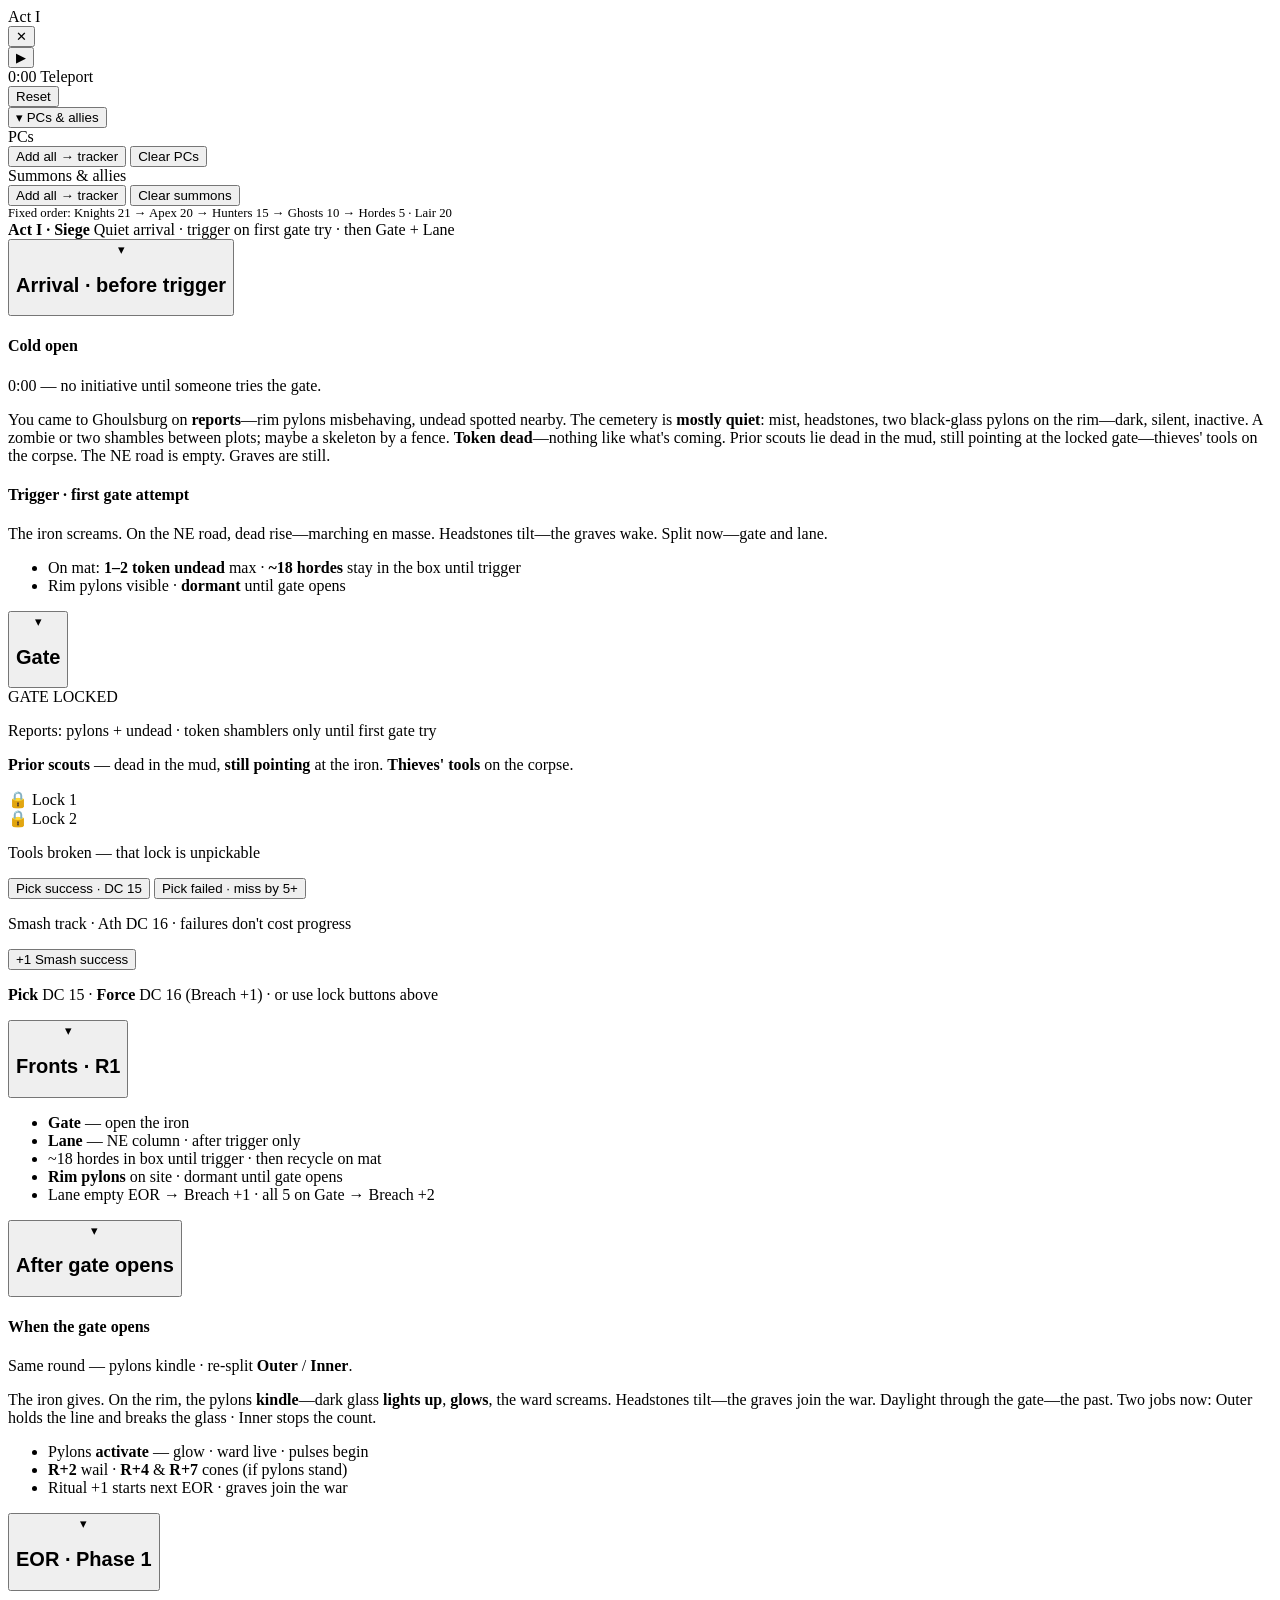
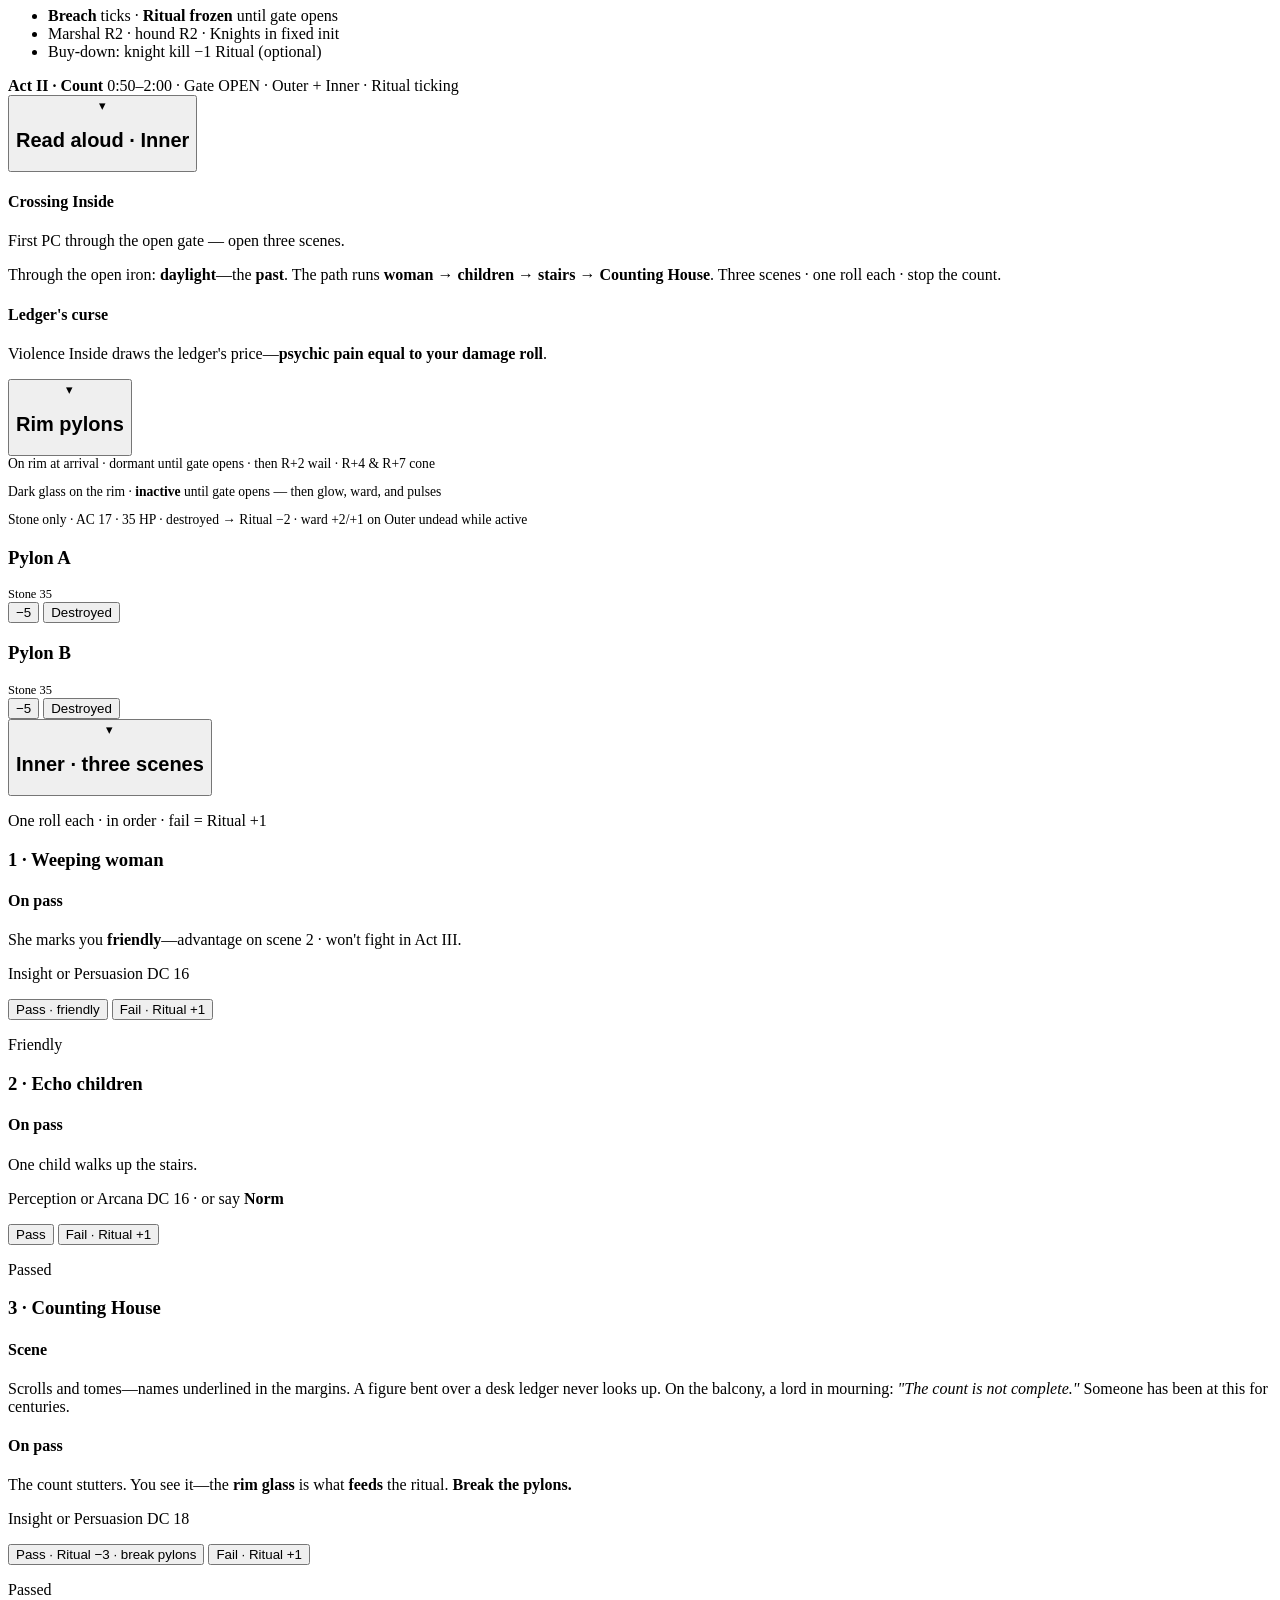
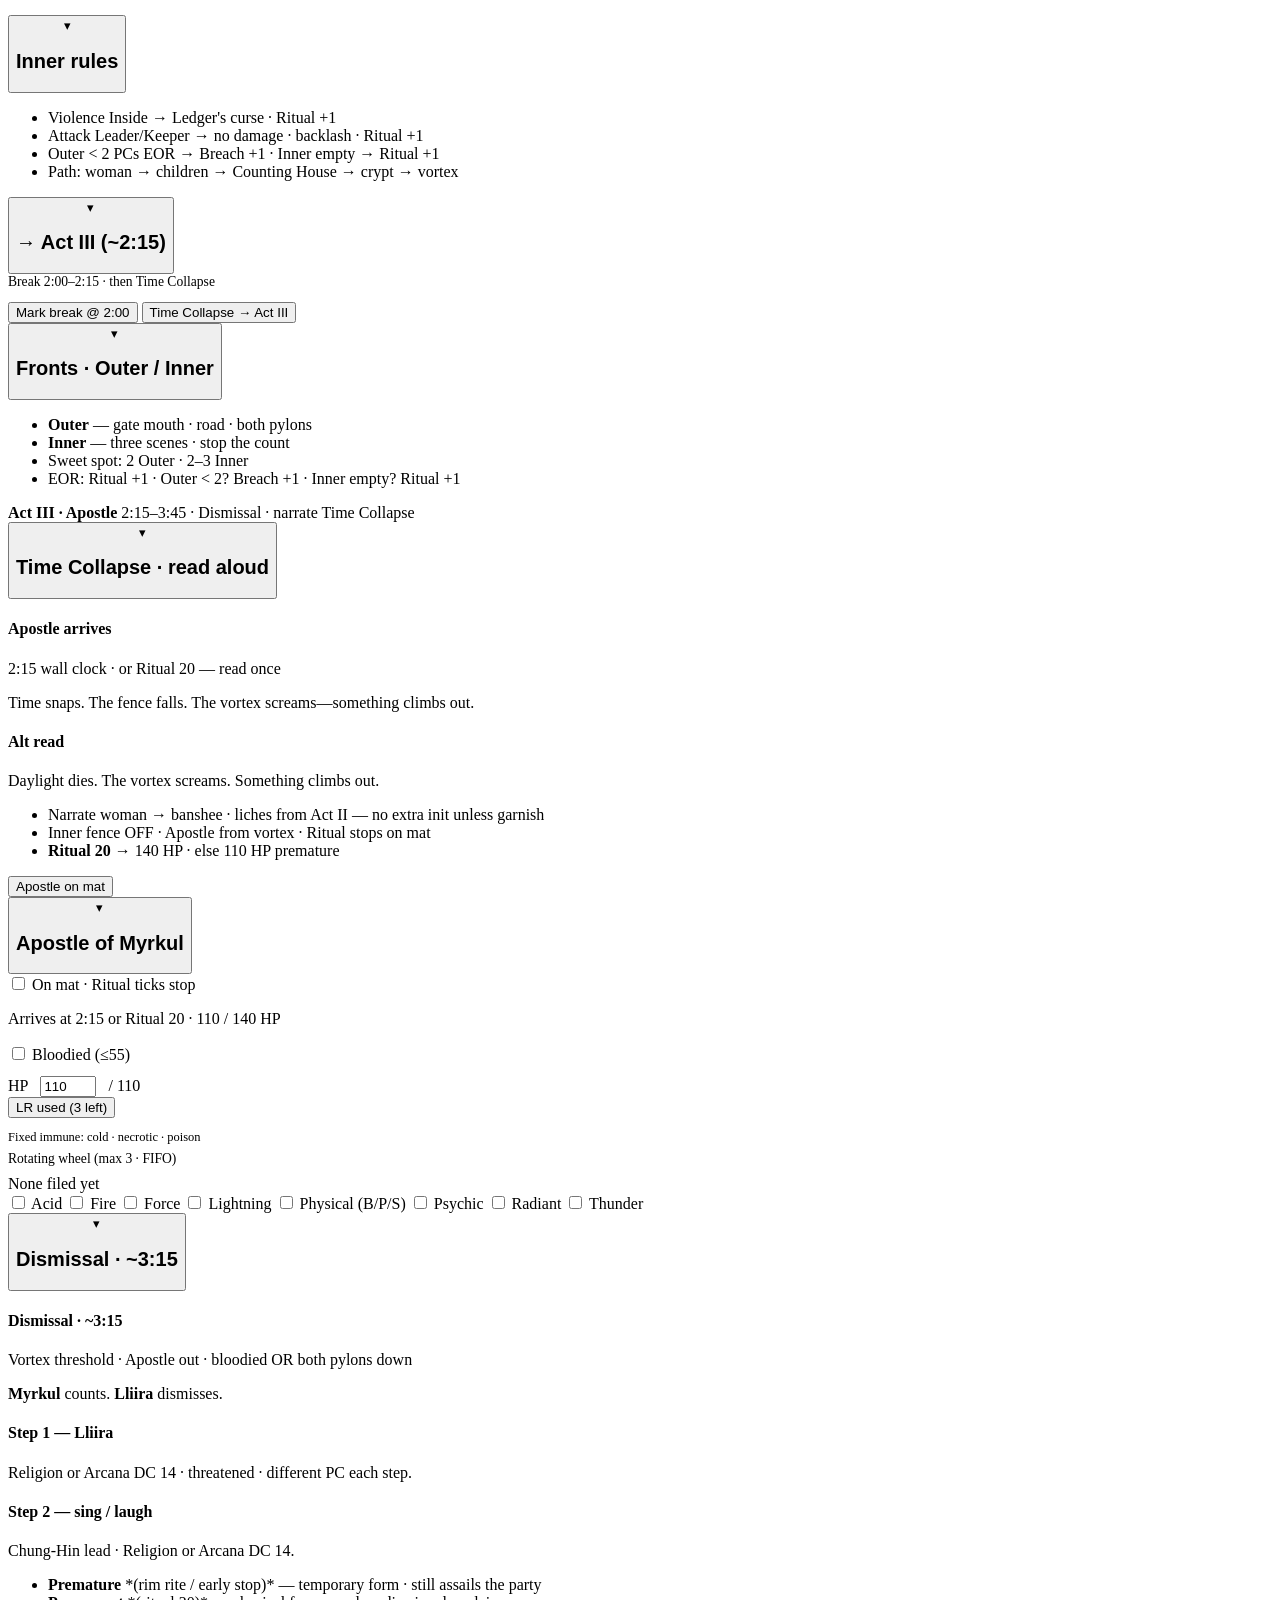
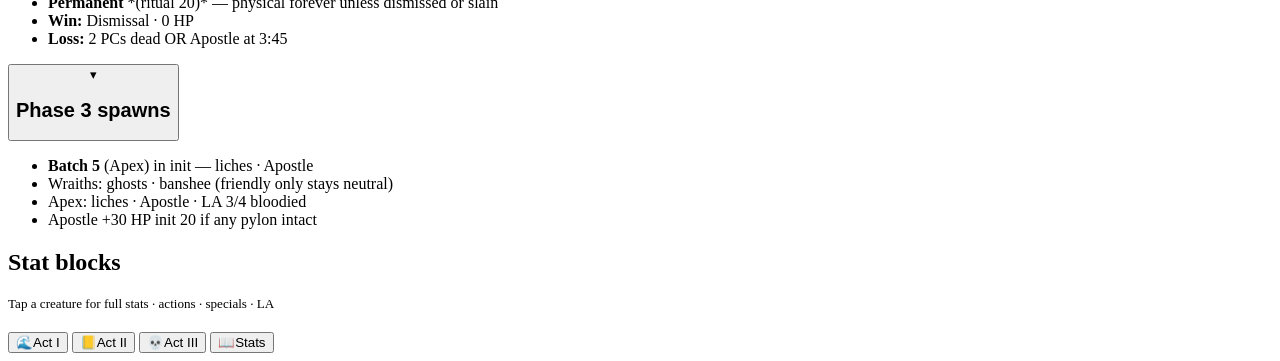
<file: body.html>
<body>
    <noscript>
      <div style="background:#c45c5c;color:#fff;padding:16px;text-align:center;font-size:1.1rem">
        JavaScript is required. Use GitHub Pages (see DEPLOY.md) — not Files preview.
      </div>
    </noscript>
    <div id="boot-warn" style="display:none;position:fixed;top:0;left:0;right:0;z-index:10000;background:#c45c5c;color:#fff;padding:14px 16px;font-size:0.95rem;line-height:1.45">
      <strong>App did not start.</strong> Local Files often blocks JS on iPad.
      Use <strong>GitHub Pages</strong> (HTTPS) — see DEPLOY.md in this folder. Open in <strong>Safari</strong>, not Files preview.
    </div>
    <header class="app-header">
      <div class="header-toolbar">
        <div class="header-side header-side-left">
          <div class="header-phase phase-1" id="header-phase" aria-label="Phase">Act I</div>
          <span id="header-live" class="header-live" hidden>live</span>
        </div>
        <div class="header-center">
          <div class="header-timer">
            <div class="timer-alert hidden" id="timer-alert">
              <span id="timer-alert-text"></span>
              <button type="button" class="timer-alert-dismiss" id="btn-timer-dismiss" onclick="PaleTideApp.tap(this,event)" title="Dismiss">✕</button>
            </div>
            <div class="session-timer" id="session-timer">
              <button type="button" class="timer-btn header-btn" id="btn-timer-toggle" onclick="PaleTideApp.tap(this,event)" title="Pause / resume">▶</button>
              <div class="timer-face">
                <span class="timer-clock" id="timer-clock">0:00</span>
                <span class="timer-segment" id="timer-segment">Teleport</span>
              </div>
            </div>
          </div>
        </div>
        <div class="header-side header-side-right">
          <span id="build-stamp" class="build-stamp" title="App build — bump after deploy"></span>
          <button type="button" class="header-btn header-reset danger" id="btn-reset" onclick="PaleTideApp.tap(this,event)" title="Reset all encounter state">Reset</button>
        </div>
      </div>
    </header>

    <main>
      <div id="combat-layout" class="combat-layout">
        <div id="init-rail-column" class="init-rail-column">
          <aside id="init-rail" class="init-rail panel">
          <div class="pc-init-panel" id="allies-init-panel">
            <button type="button" class="pc-init-header" id="btn-allies-init-toggle" onclick="PaleTideApp.tap(this,event)">
              <span class="pc-init-chevron" id="allies-init-chevron" aria-hidden="true">▾</span>
              <span class="pc-init-title">PCs &amp; allies</span>
              <span id="allies-init-summary" class="pc-init-summary"></span>
            </button>
            <div id="allies-init-body" class="pc-init-body">
              <div class="allies-init-section">
                <div class="allies-init-section-head">
                  <span class="allies-init-section-label">PCs</span>
                  <div class="allies-init-section-actions">
                    <button type="button" class="ghost pc-init-action" id="btn-pc-add-all" onclick="PaleTideApp.tap(this,event)">Add all → tracker</button>
                    <button type="button" class="ghost pc-init-action" id="btn-pc-clear-tracker" onclick="PaleTideApp.tap(this,event)">Clear PCs</button>
                  </div>
                </div>
                <div id="pc-init-list" class="pc-init-list"></div>
              </div>
              <div class="allies-init-section">
                <div class="allies-init-section-head">
                  <span class="allies-init-section-label">Summons &amp; allies</span>
                  <div class="allies-init-section-actions">
                    <button type="button" class="ghost pc-init-action" id="btn-summon-add-all" onclick="PaleTideApp.tap(this,event)">Add all → tracker</button>
                    <button type="button" class="ghost pc-init-action" id="btn-summon-clear-tracker" onclick="PaleTideApp.tap(this,event)">Clear summons</button>
                  </div>
                </div>
                <div id="summon-init-list" class="pc-init-list"></div>
              </div>
            </div>
          </div>
          <div class="init-rail-scroll">
          <div class="init-rail-tracker">
            <div class="init-list" id="init-list"></div>
          </div>
          <div class="btn-row init-actions">
            <p class="init-fixed-order" style="font-size:0.8rem;color:var(--muted);margin:0">Fixed order: Knights 21 → Apex 20 → Hunters 15 → Ghosts 10 → Hordes 5 · Lair 20</p>
          </div>
          </div>
        </aside>
        </div>

        <div id="phase-rail" class="phase-rail">
        <div id="reminder-panel" class="reminder-popup hidden" aria-live="polite"></div>

      <!-- ACT I — Siege (~0:05–0:50) -->
      <section class="tab-panel" data-tab="phase1">
        <div class="phase-banner phase-1">
          <strong>Act I · Siege</strong>
          <span>Quiet arrival · trigger on first gate try · then Gate + Lane</span>
        </div>

        <div class="panel phase-section" data-phase1-section="arrival">
          <button type="button" class="phase-section-toggle" data-phase1-section="arrival" onclick="PaleTideApp.tap(this,event)">
            <span class="phase-section-chevron" aria-hidden="true">▾</span>
            <h2>Arrival · before trigger</h2>
          </button>
          <div class="phase-section-body">
          <div class="read-aloud-block">
            <h4>Cold open</h4>
            <p class="read-aloud-when">0:00 — no initiative until someone tries the gate.</p>
            <p>You came to Ghoulsburg on <strong>reports</strong>—rim pylons misbehaving, undead spotted nearby. The cemetery is <strong>mostly quiet</strong>: mist, headstones, two black-glass pylons on the rim—dark, silent, inactive. A zombie or two shambles between plots; maybe a skeleton by a fence. <strong>Token dead</strong>—nothing like what's coming. Prior scouts lie dead in the mud, still pointing at the locked gate—thieves' tools on the corpse. The NE road is empty. Graves are still.</p>
          </div>
          <div class="read-aloud-block read-aloud-compact">
            <h4>Trigger · first gate attempt</h4>
            <p>The iron screams. On the NE road, dead rise—marching en masse. Headstones tilt—the graves wake. Split now—gate and lane.</p>
          </div>
          <ul class="phase-list muted">
            <li>On mat: <strong>1–2 token undead</strong> max · <strong>~18 hordes</strong> stay in the box until trigger</li>
            <li>Rim pylons visible · <strong>dormant</strong> until gate opens</li>
          </ul>
          </div>
        </div>

        <div class="panel phase-section gate-section" data-phase1-section="gate">
          <button type="button" class="phase-section-toggle" data-phase1-section="gate" onclick="PaleTideApp.tap(this,event)">
            <span class="phase-section-chevron" aria-hidden="true">▾</span>
            <h2>Gate</h2>
          </button>
          <div class="phase-section-body">
        <div class="gate-tracker">
          <div id="gate-banner" class="gate-banner locked">GATE LOCKED</div>
          <p id="gate-info" class="gate-info">Reports: pylons + undead · token shamblers only until first gate try</p>
          <div id="gate-locks-panel" class="gate-locks-panel">
            <p class="gate-scout-note">
              <strong>Prior scouts</strong> — dead in the mud, <strong>still pointing</strong> at the iron.
              <strong>Thieves' tools</strong> on the corpse.
            </p>
            <div class="gate-locks">
              <div class="gate-lock" id="gate-lock-1">
                <span class="gate-lock-icon" aria-hidden="true">🔒</span>
                <span class="gate-lock-label">Lock 1</span>
              </div>
              <div class="gate-lock" id="gate-lock-2">
                <span class="gate-lock-icon" aria-hidden="true">🔒</span>
                <span class="gate-lock-label">Lock 2</span>
              </div>
            </div>
            <p id="gate-tools-broken" class="gate-tools-broken hidden">Tools broken — that lock is unpickable</p>
            <div class="btn-row gate-lock-actions">
              <button type="button" onclick="PaleTideApp.tap(this,event)" id="btn-gate-pick">Pick success · DC 15</button>
              <button type="button" onclick="PaleTideApp.tap(this,event)" class="danger" id="btn-gate-pick-fail">Pick failed · miss by 5+</button>
            </div>
            <div id="gate-smash-track" class="gate-smash-track">
              <p class="gate-smash-label">Smash track · Ath DC 16 · failures don't cost progress</p>
              <div id="gate-smash-successes" class="gate-smash-successes" aria-label="Smash successes"></div>
              <div class="btn-row gate-smash-actions">
                <button type="button" onclick="PaleTideApp.tap(this,event)" class="primary" id="btn-gate-smash">+1 Smash success</button>
              </div>
            </div>
            <p class="gate-lock-hint"><strong>Pick</strong> DC 15 · <strong>Force</strong> DC 16 (Breach +1) · or use lock buttons above</p>
          </div>
        </div>
          </div>
        </div>

        <div class="panel phase-section" data-phase1-section="fronts">
          <button type="button" class="phase-section-toggle" data-phase1-section="fronts" onclick="PaleTideApp.tap(this,event)">
            <span class="phase-section-chevron" aria-hidden="true">▾</span>
            <h2>Fronts · R1</h2>
          </button>
          <div class="phase-section-body">
          <ul class="phase-list">
            <li><strong>Gate</strong> — open the iron</li>
            <li><strong>Lane</strong> — NE column · after trigger only</li>
            <li>~18 hordes in box until trigger · then recycle on mat</li>
            <li><strong>Rim pylons</strong> on site · dormant until gate opens</li>
            <li>Lane empty EOR → Breach +1 · all 5 on Gate → Breach +2</li>
          </ul>
          </div>
        </div>

        <div class="panel phase-section" data-phase1-section="afterOpen">
          <button type="button" class="phase-section-toggle" data-phase1-section="afterOpen" onclick="PaleTideApp.tap(this,event)">
            <span class="phase-section-chevron" aria-hidden="true">▾</span>
            <h2>After gate opens</h2>
          </button>
          <div class="phase-section-body">
          <div class="read-aloud-block">
            <h4>When the gate opens</h4>
            <p class="read-aloud-when">Same round — pylons kindle · re-split <strong>Outer</strong> / <strong>Inner</strong>.</p>
            <p>The iron gives. On the rim, the pylons <strong>kindle</strong>—dark glass <strong>lights up</strong>, <strong>glows</strong>, the ward screams. Headstones tilt—the graves join the war. Daylight through the gate—the past. Two jobs now: Outer holds the line and breaks the glass · Inner stops the count.</p>
          </div>
          <ul class="phase-list muted">
            <li>Pylons <strong>activate</strong> — glow · ward live · pulses begin</li>
            <li><strong>R+2</strong> wail · <strong>R+4</strong> &amp; <strong>R+7</strong> cones (if pylons stand)</li>
            <li>Ritual +1 starts next EOR · graves join the war</li>
          </ul>
          </div>
        </div>

        <div class="panel phase-section" data-phase1-section="eor">
          <button type="button" class="phase-section-toggle" data-phase1-section="eor" onclick="PaleTideApp.tap(this,event)">
            <span class="phase-section-chevron" aria-hidden="true">▾</span>
            <h2>EOR · Phase 1</h2>
          </button>
          <div class="phase-section-body">
          <ul class="phase-list muted">
            <li><strong>Breach</strong> ticks · <strong>Ritual frozen</strong> until gate opens</li>
            <li>Marshal R2 · hound R2 · Knights in fixed init</li>
            <li>Buy-down: knight kill −1 Ritual (optional)</li>
          </ul>
          </div>
        </div>
      </section>

      <!-- ACT II — Count (~0:50–2:00) -->
      <section class="tab-panel hidden" data-tab="phase2">
        <div class="phase-banner phase-2">
          <strong>Act II · Count</strong>
          <span>0:50–2:00 · Gate OPEN · Outer + Inner · Ritual ticking</span>
        </div>

        <div class="panel phase-section" data-phase2-section="readAloud">
          <button type="button" class="phase-section-toggle" data-phase2-section="readAloud" onclick="PaleTideApp.tap(this,event)">
            <span class="phase-section-chevron" aria-hidden="true">▾</span>
            <h2>Read aloud · Inner</h2>
          </button>
          <div class="phase-section-body">
          <div class="read-aloud-block">
            <h4>Crossing Inside</h4>
            <p class="read-aloud-when">First PC through the open gate — open three scenes.</p>
            <p>Through the open iron: <strong>daylight</strong>—the <strong>past</strong>. The path runs <strong>woman → children → stairs → Counting House</strong>. Three scenes · one roll each · stop the count.</p>
          </div>
          <div class="read-aloud-block read-aloud-compact">
            <h4>Ledger's curse</h4>
            <p>Violence Inside draws the ledger's price—<strong>psychic pain equal to your damage roll</strong>.</p>
          </div>
          </div>
        </div>

        <div class="panel phase-section pylon-panel" data-phase2-section="pylons">
          <button type="button" class="phase-section-toggle" data-phase2-section="pylons" onclick="PaleTideApp.tap(this,event)">
            <span class="phase-section-chevron" aria-hidden="true">▾</span>
            <h2>Rim pylons</h2>
          </button>
          <div class="phase-section-body">
          <p id="pylon-beat-note" style="font-size:0.85rem;color:var(--muted);margin:0 0 12px">On rim at arrival · dormant until gate opens · then R+2 wail · R+4 &amp; R+7 cone</p>
          <p id="pylon-status-note" style="font-size:0.85rem;color:var(--muted);margin:0 0 12px">Dark glass on the rim · <strong>inactive</strong> until gate opens — then glow, ward, and pulses</p>
          <p style="font-size:0.85rem;color:var(--muted);margin:0 0 12px">Stone only · AC 17 · 35 HP · destroyed → Ritual −2 · ward +2/+1 on Outer undead while active</p>
          <div class="pylon-grid">
            <div class="pylon-card" id="pylon-a">
              <h3>Pylon A</h3>
              <div style="font-size:0.78rem;color:var(--muted);margin-top:10px">Stone <span id="pylon-a-stone-val">35</span></div>
              <div class="bar-track"><div class="bar-fill stone" id="pylon-a-stone" style="width:100%"></div></div>
              <div class="stepper">
                <button type="button" onclick="PaleTideApp.tap(this,event)" id="a-stone-minus">−5</button>
                <button type="button" onclick="PaleTideApp.tap(this,event)" class="danger" id="a-destroy">Destroyed</button>
              </div>
            </div>
            <div class="pylon-card" id="pylon-b">
              <h3>Pylon B</h3>
              <div style="font-size:0.78rem;color:var(--muted);margin-top:10px">Stone <span id="pylon-b-stone-val">35</span></div>
              <div class="bar-track"><div class="bar-fill stone" id="pylon-b-stone" style="width:100%"></div></div>
              <div class="stepper">
                <button type="button" onclick="PaleTideApp.tap(this,event)" id="b-stone-minus">−5</button>
                <button type="button" onclick="PaleTideApp.tap(this,event)" class="danger" id="b-destroy">Destroyed</button>
              </div>
            </div>
          </div>
          </div>
        </div>

        <div class="panel phase-section" data-phase2-section="sanctum">
          <button type="button" class="phase-section-toggle" data-phase2-section="sanctum" onclick="PaleTideApp.tap(this,event)">
            <span class="phase-section-chevron" aria-hidden="true">▾</span>
            <h2>Inner · three scenes</h2>
          </button>
          <div class="phase-section-body">
          <p class="sanctum-path-intro">One roll each · in order · fail = Ritual +1</p>

          <div class="sanctum-beat">
            <h3 class="sanctum-beat-title">1 · Weeping woman</h3>
            <div class="read-aloud-block read-aloud-compact">
              <h4>On pass</h4>
              <p>She marks you <strong>friendly</strong>—advantage on scene 2 · won't fight in Act III.</p>
            </div>
            <p id="scene-woman-note" class="sanctum-beat-hint">Insight or Persuasion DC 16</p>
            <div class="btn-row">
              <button type="button" onclick="PaleTideApp.tap(this,event)" class="primary disp-btn" id="btn-scene-woman-pass">Pass · friendly</button>
              <button type="button" onclick="PaleTideApp.tap(this,event)" class="danger" id="btn-scene-woman-fail">Fail · Ritual +1</button>
            </div>
            <p id="scene-woman-pass" class="sanctum-beat-note success hidden">Friendly</p>
          </div>

          <div class="sanctum-beat">
            <h3 class="sanctum-beat-title">2 · Echo children</h3>
            <div class="read-aloud-block read-aloud-compact">
              <h4>On pass</h4>
              <p>One child walks up the stairs.</p>
            </div>
            <p id="scene-children-note" class="sanctum-beat-hint">Perception or Arcana DC 16 · or say <strong>Norm</strong></p>
            <div class="btn-row">
              <button type="button" onclick="PaleTideApp.tap(this,event)" class="primary disp-btn" id="btn-scene-children-pass">Pass</button>
              <button type="button" onclick="PaleTideApp.tap(this,event)" class="danger" id="btn-scene-children-fail">Fail · Ritual +1</button>
            </div>
            <p id="scene-children-pass" class="sanctum-beat-note success hidden">Passed</p>
          </div>

          <div class="sanctum-beat">
            <h3 class="sanctum-beat-title">3 · Counting House</h3>
            <div class="read-aloud-block">
              <h4>Scene</h4>
              <p>Scrolls and tomes—names underlined in the margins. A figure bent over a desk ledger never looks up. On the balcony, a lord in mourning: <em>"The count is not complete."</em> Someone has been at this for centuries.</p>
            </div>
            <div class="read-aloud-block read-aloud-compact">
              <h4>On pass</h4>
              <p>The count stutters. You see it—the <strong>rim glass</strong> is what <strong>feeds</strong> the ritual. <strong>Break the pylons.</strong></p>
            </div>
            <p id="scene-house-note" class="sanctum-beat-hint">Insight or Persuasion DC 18</p>
            <div class="btn-row">
              <button type="button" onclick="PaleTideApp.tap(this,event)" class="primary disp-btn" id="btn-scene-house-pass">Pass · Ritual −3 · break pylons</button>
              <button type="button" onclick="PaleTideApp.tap(this,event)" class="danger" id="btn-scene-house-fail">Fail · Ritual +1</button>
            </div>
            <p id="scene-house-pass" class="sanctum-beat-note success hidden">Passed</p>
          </div>
          </div>
        </div>

        <div class="panel phase-section" data-phase2-section="sanctumTable">
          <button type="button" class="phase-section-toggle" data-phase2-section="sanctumTable" onclick="PaleTideApp.tap(this,event)">
            <span class="phase-section-chevron" aria-hidden="true">▾</span>
            <h2>Inner rules</h2>
          </button>
          <div class="phase-section-body">
          <ul class="phase-list muted">
            <li>Violence Inside → Ledger's curse · Ritual +1</li>
            <li>Attack Leader/Keeper → no damage · backlash · Ritual +1</li>
            <li>Outer &lt; 2 PCs EOR → Breach +1 · Inner empty → Ritual +1</li>
            <li>Path: woman → children → Counting House → crypt → vortex</li>
          </ul>
          </div>
        </div>

        <div class="panel phase-section" data-phase2-section="phase3">
          <button type="button" class="phase-section-toggle" data-phase2-section="phase3" onclick="PaleTideApp.tap(this,event)">
            <span class="phase-section-chevron" aria-hidden="true">▾</span>
            <h2>→ Act III (~2:15)</h2>
          </button>
          <div class="phase-section-body">
          <p style="font-size:0.85rem;color:var(--muted);margin:0 0 12px">Break 2:00–2:15 · then Time Collapse</p>
          <div class="btn-row">
            <button type="button" onclick="PaleTideApp.tap(this,event)" id="btn-break">Mark break @ 2:00</button>
            <button type="button" onclick="PaleTideApp.tap(this,event)" class="primary" id="btn-phase-3">Time Collapse → Act III</button>
          </div>
          </div>
        </div>

        <div class="panel phase-section" data-phase2-section="fronts">
          <button type="button" class="phase-section-toggle" data-phase2-section="fronts" onclick="PaleTideApp.tap(this,event)">
            <span class="phase-section-chevron" aria-hidden="true">▾</span>
            <h2>Fronts · Outer / Inner</h2>
          </button>
          <div class="phase-section-body">
          <ul class="phase-list">
            <li><strong>Outer</strong> — gate mouth · road · both pylons</li>
            <li><strong>Inner</strong> — three scenes · stop the count</li>
            <li>Sweet spot: 2 Outer · 2–3 Inner</li>
            <li>EOR: Ritual +1 · Outer &lt; 2? Breach +1 · Inner empty? Ritual +1</li>
          </ul>
          </div>
        </div>
      </section>

      <!-- ACT III — Apostle (~2:15–3:45) -->
      <section class="tab-panel hidden" data-tab="phase3">
        <div class="phase-banner phase-3">
          <strong>Act III · Apostle</strong>
          <span>2:15–3:45 · Dismissal · narrate Time Collapse</span>
        </div>

        <div class="panel phase-section" data-phase3-section="timeCollapse">
          <button type="button" class="phase-section-toggle" data-phase3-section="timeCollapse" onclick="PaleTideApp.tap(this,event)">
            <span class="phase-section-chevron" aria-hidden="true">▾</span>
            <h2>Time Collapse · read aloud</h2>
          </button>
          <div class="phase-section-body">
          <div class="read-aloud-block">
            <h4>Apostle arrives</h4>
            <p class="read-aloud-when">2:15 wall clock · or Ritual 20 — read once</p>
            <p>Time snaps. The fence falls. The vortex screams—something climbs out.</p>
          </div>
          <div class="read-aloud-block read-aloud-compact">
            <h4>Alt read</h4>
            <p>Daylight dies. The vortex screams. Something climbs out.</p>
          </div>
          <ul class="phase-list muted">
            <li>Narrate woman → banshee · liches from Act II — no extra init unless garnish</li>
            <li>Inner fence OFF · Apostle from vortex · Ritual stops on mat</li>
            <li><strong>Ritual 20</strong> → 140 HP · else 110 HP premature</li>
          </ul>
          <div class="btn-row" style="margin-top:12px">
            <button type="button" onclick="PaleTideApp.tap(this,event)" class="primary" id="btn-apostle-arrives">Apostle on mat</button>
          </div>
          </div>
        </div>

        <div class="panel phase-section" data-phase3-section="apostle">
          <button type="button" class="phase-section-toggle" data-phase3-section="apostle" onclick="PaleTideApp.tap(this,event)">
            <span class="phase-section-chevron" aria-hidden="true">▾</span>
            <h2>Apostle of Myrkul</h2>
          </button>
          <div class="phase-section-body">
          <label class="check-item"><input type="checkbox" id="apostle-on" /> On mat · Ritual ticks stop</label>
          <p id="apostle-scale-note" class="apostle-scale-note">Arrives at 2:15 or Ritual 20 · 110 / 140 HP</p>
          <label class="check-item"><input type="checkbox" id="apostle-bloodied" /> Bloodied <span id="apostle-bloodied-at">(≤55)</span></label>
          <div class="stepper" style="margin-top:12px;justify-content:center">
            <span style="color:var(--muted);margin-right:8px">HP</span>
            <input type="number" id="apostle-hp" min="0" max="140" value="110" />
            <span style="color:var(--muted);margin-left:8px">/ <span id="apostle-hp-max">110</span></span>
          </div>
          <div class="btn-row">
            <button type="button" onclick="PaleTideApp.tap(this,event)" id="apostle-lr-use">LR used (<span id="apostle-lr">3</span> left)</button>
          </div>
          <p style="font-size:0.78rem;color:var(--muted);margin:12px 0 6px">Fixed immune: cold · necrotic · poison</p>
          <p style="font-size:0.85rem;color:var(--muted);margin:0 0 8px">Rotating wheel (max 3 · FIFO)</p>
          <div id="wheel-order" class="wheel-order">None filed yet</div>
          <div class="wheel-checklist">
            <label class="check-item"><input type="checkbox" id="wheel-acid" /> Acid</label>
            <label class="check-item"><input type="checkbox" id="wheel-fire" /> Fire</label>
            <label class="check-item"><input type="checkbox" id="wheel-force" /> Force</label>
            <label class="check-item"><input type="checkbox" id="wheel-lightning" /> Lightning</label>
            <label class="check-item"><input type="checkbox" id="wheel-physical" /> Physical (B/P/S)</label>
            <label class="check-item"><input type="checkbox" id="wheel-psychic" /> Psychic</label>
            <label class="check-item"><input type="checkbox" id="wheel-radiant" /> Radiant</label>
            <label class="check-item"><input type="checkbox" id="wheel-thunder" /> Thunder</label>
          </div>
          </div>
        </div>

        <div class="panel phase-section" data-phase3-section="dismissal">
          <button type="button" class="phase-section-toggle" data-phase3-section="dismissal" onclick="PaleTideApp.tap(this,event)">
            <span class="phase-section-chevron" aria-hidden="true">▾</span>
            <h2>Dismissal · ~3:15</h2>
          </button>
          <div class="phase-section-body">
          <div class="read-aloud-block">
            <h4>Dismissal · ~3:15</h4>
            <p class="read-aloud-when">Vortex threshold · Apostle out · bloodied OR both pylons down</p>
            <p><strong>Myrkul</strong> counts. <strong>Lliira</strong> dismisses.</p>
          </div>
          <div class="read-aloud-block read-aloud-compact">
            <h4>Step 1 — Lliira</h4>
            <p>Religion or Arcana DC 14 · threatened · different PC each step.</p>
          </div>
          <div class="read-aloud-block read-aloud-compact">
            <h4>Step 2 — sing / laugh</h4>
            <p>Chung-Hin lead · Religion or Arcana DC 14.</p>
          </div>
          <ul class="phase-list muted">
            <li><strong>Premature</strong> *(rim rite / early stop)* — temporary form · still assails the party</li>
            <li><strong>Permanent</strong> *(ritual 20)* — physical forever unless dismissed or slain</li>
            <li><strong>Win:</strong> Dismissal · 0 HP</li>
            <li><strong>Loss:</strong> 2 PCs dead OR Apostle at 3:45</li>
          </ul>
          </div>
        </div>

        <div class="panel phase-section" data-phase3-section="spawns">
          <button type="button" class="phase-section-toggle" data-phase3-section="spawns" onclick="PaleTideApp.tap(this,event)">
            <span class="phase-section-chevron" aria-hidden="true">▾</span>
            <h2>Phase 3 spawns</h2>
          </button>
          <div class="phase-section-body">
          <ul class="phase-list muted">
            <li><strong>Batch 5</strong> (Apex) in init — liches · Apostle</li>
            <li>Wraiths: ghosts · banshee (friendly only stays neutral)</li>
            <li>Apex: liches · Apostle · LA 3/4 bloodied</li>
            <li>Apostle +30 HP init 20 if any pylon intact</li>
          </ul>
          </div>
        </div>

      </section>

        </div>
      </div>

      <!-- STATS -->
      <section class="tab-panel hidden" data-tab="bestiary">
        <div class="panel" style="padding-bottom:8px">
          <h2>Stat blocks</h2>
          <p style="font-size:0.82rem;color:var(--muted);margin:0 0 12px">Tap a creature for full stats · actions · specials · LA</p>
          <div class="monster-filters" id="monster-filters"></div>
        </div>
        <div class="monster-list" id="monster-list"></div>
      </section>
    </main>

    <nav class="tabs" aria-label="Main">
      <button type="button" onclick="PaleTideApp.tap(this,event)" class="tab-btn active" data-tab="phase1"><span class="icon">🌊</span>Act I</button>
      <button type="button" onclick="PaleTideApp.tap(this,event)" class="tab-btn" data-tab="phase2"><span class="icon">📒</span>Act II</button>
      <button type="button" onclick="PaleTideApp.tap(this,event)" class="tab-btn" data-tab="phase3"><span class="icon">💀</span>Act III</button>
      <button type="button" onclick="PaleTideApp.tap(this,event)" class="tab-btn" data-tab="bestiary"><span class="icon">📖</span>Stats</button>
    </nav>
</file>
